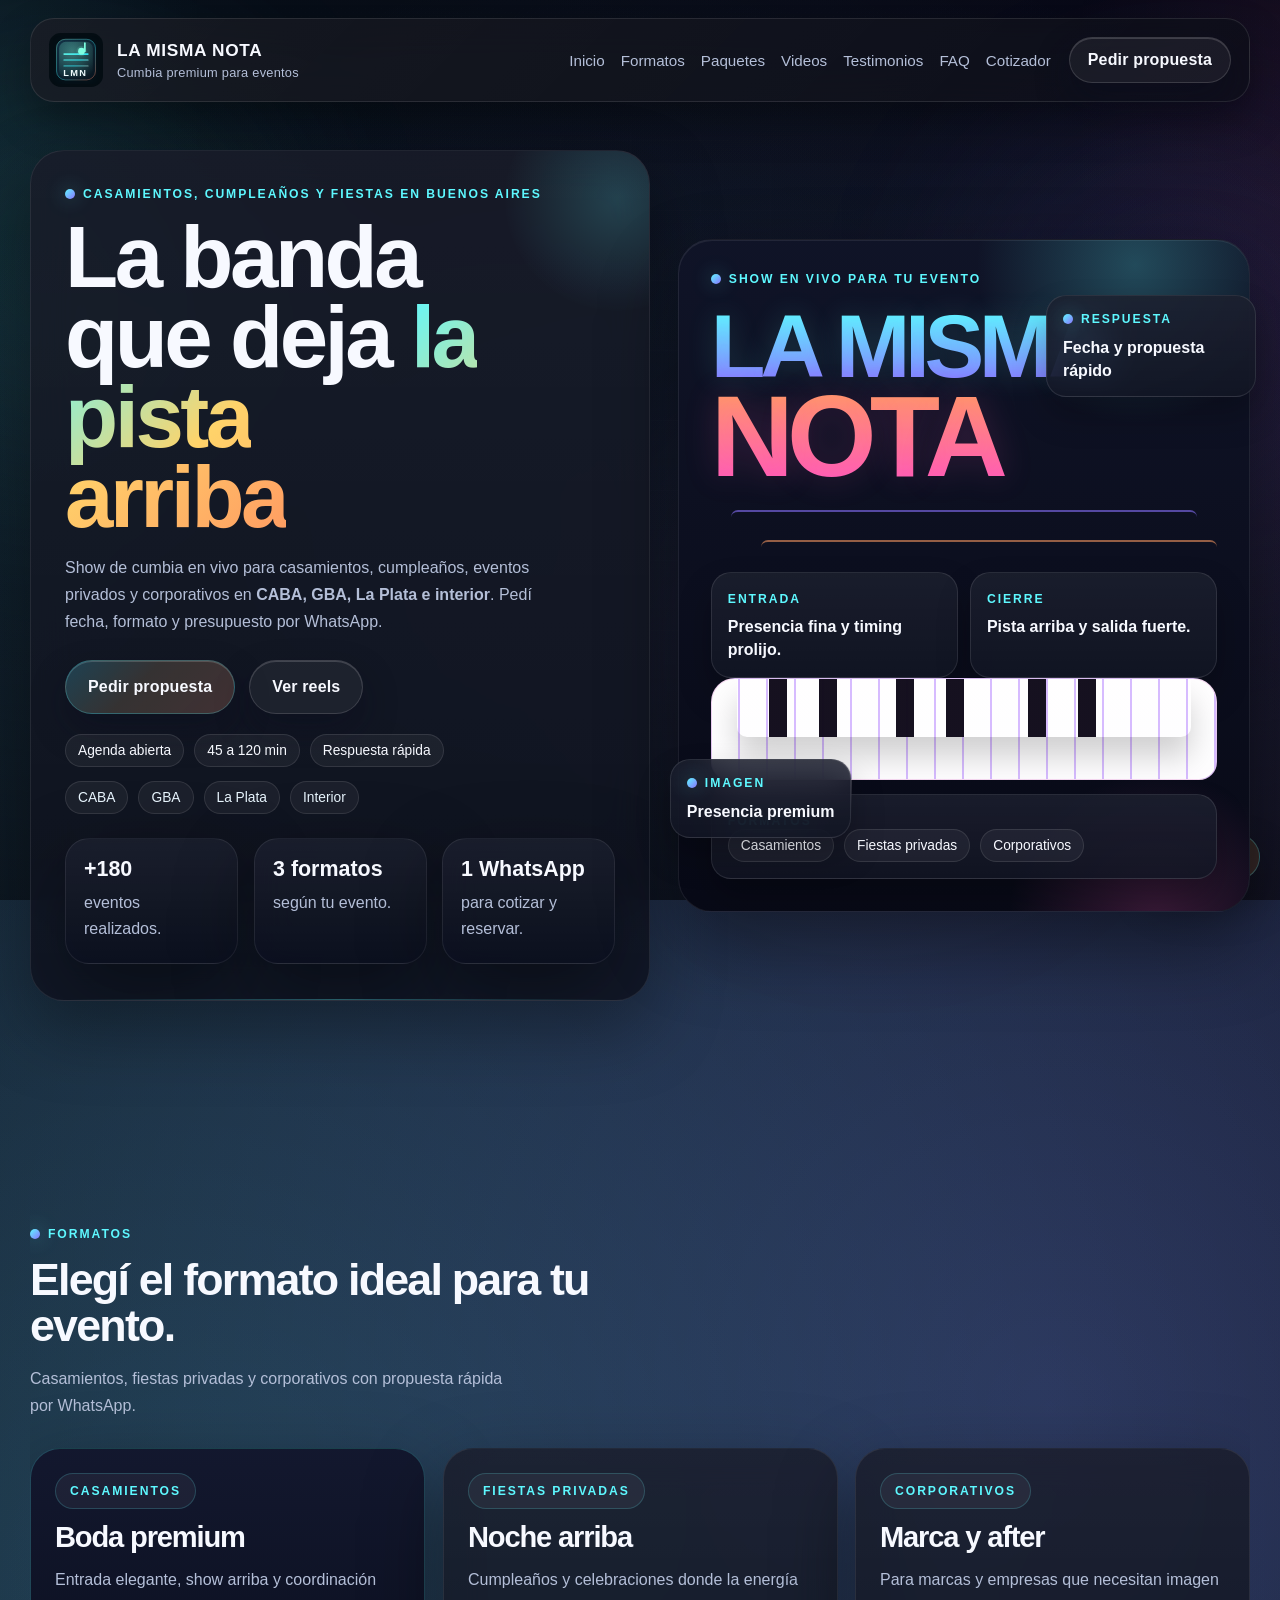
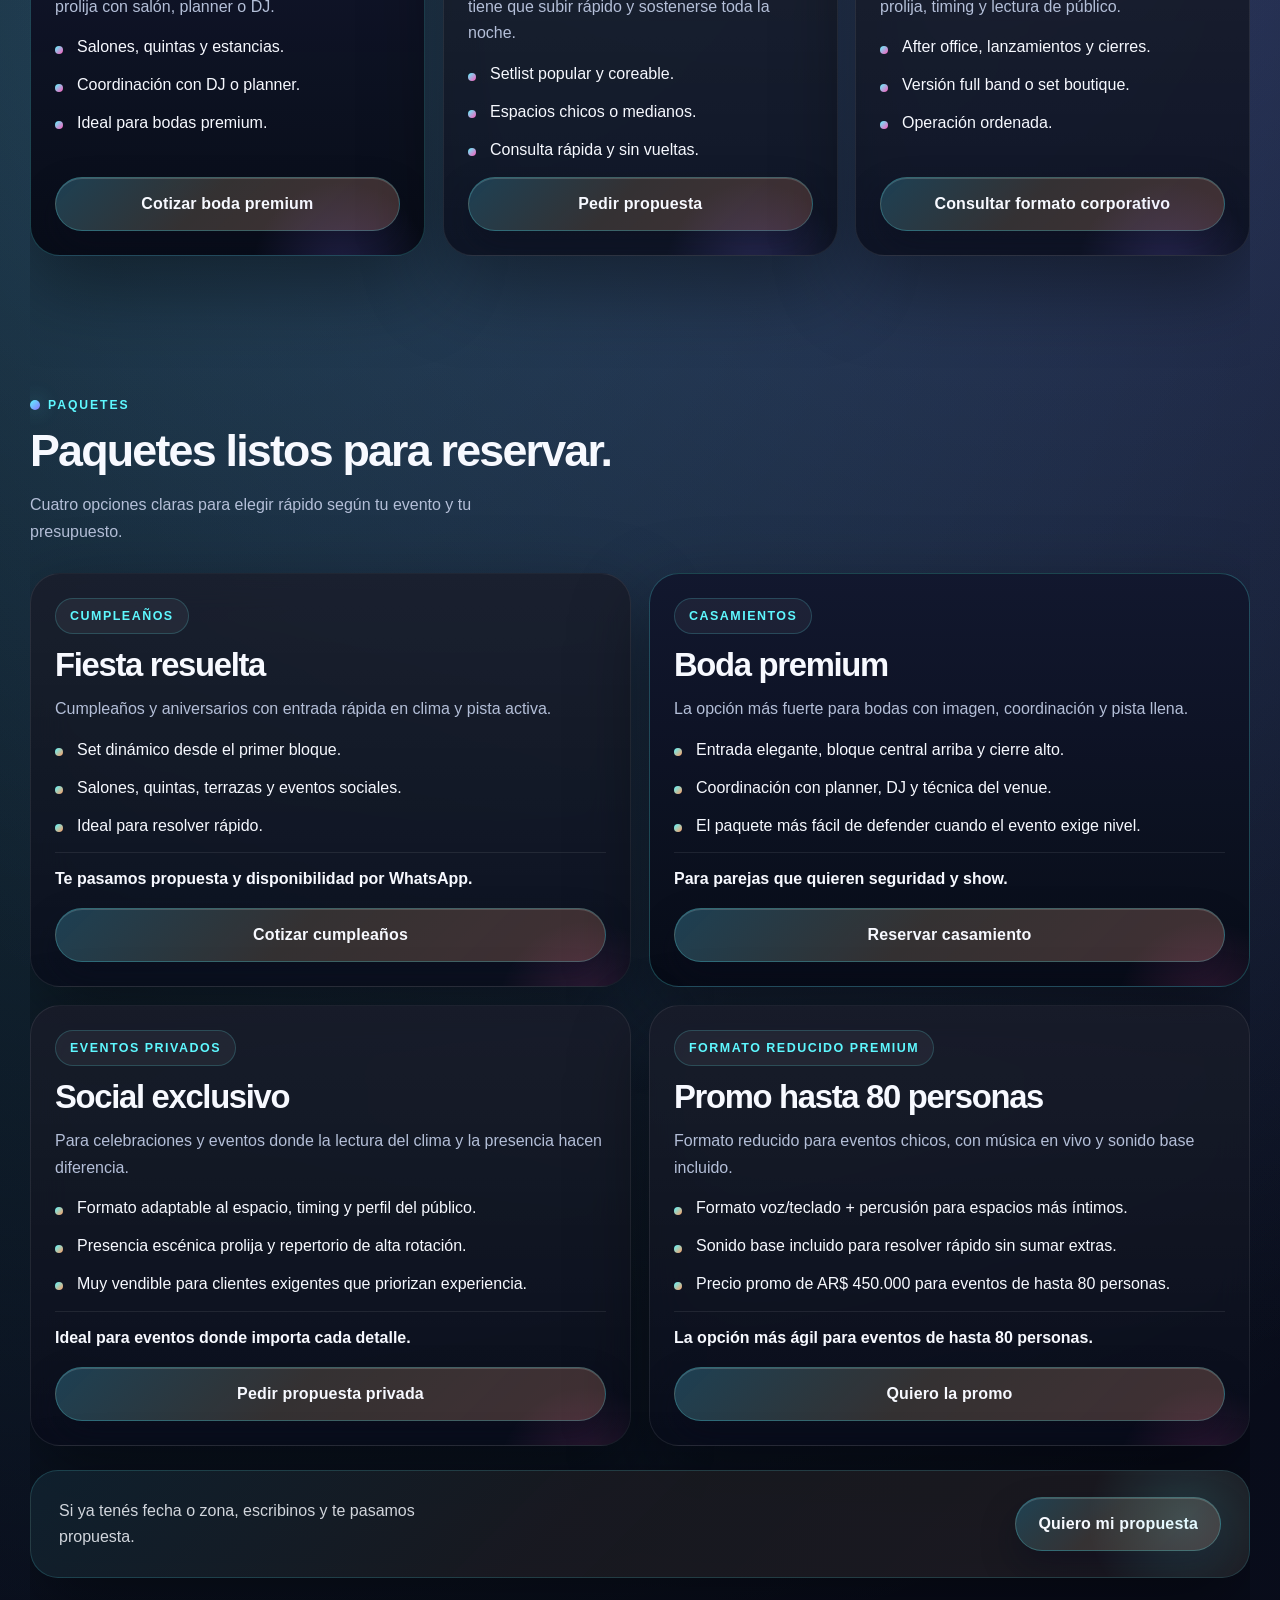
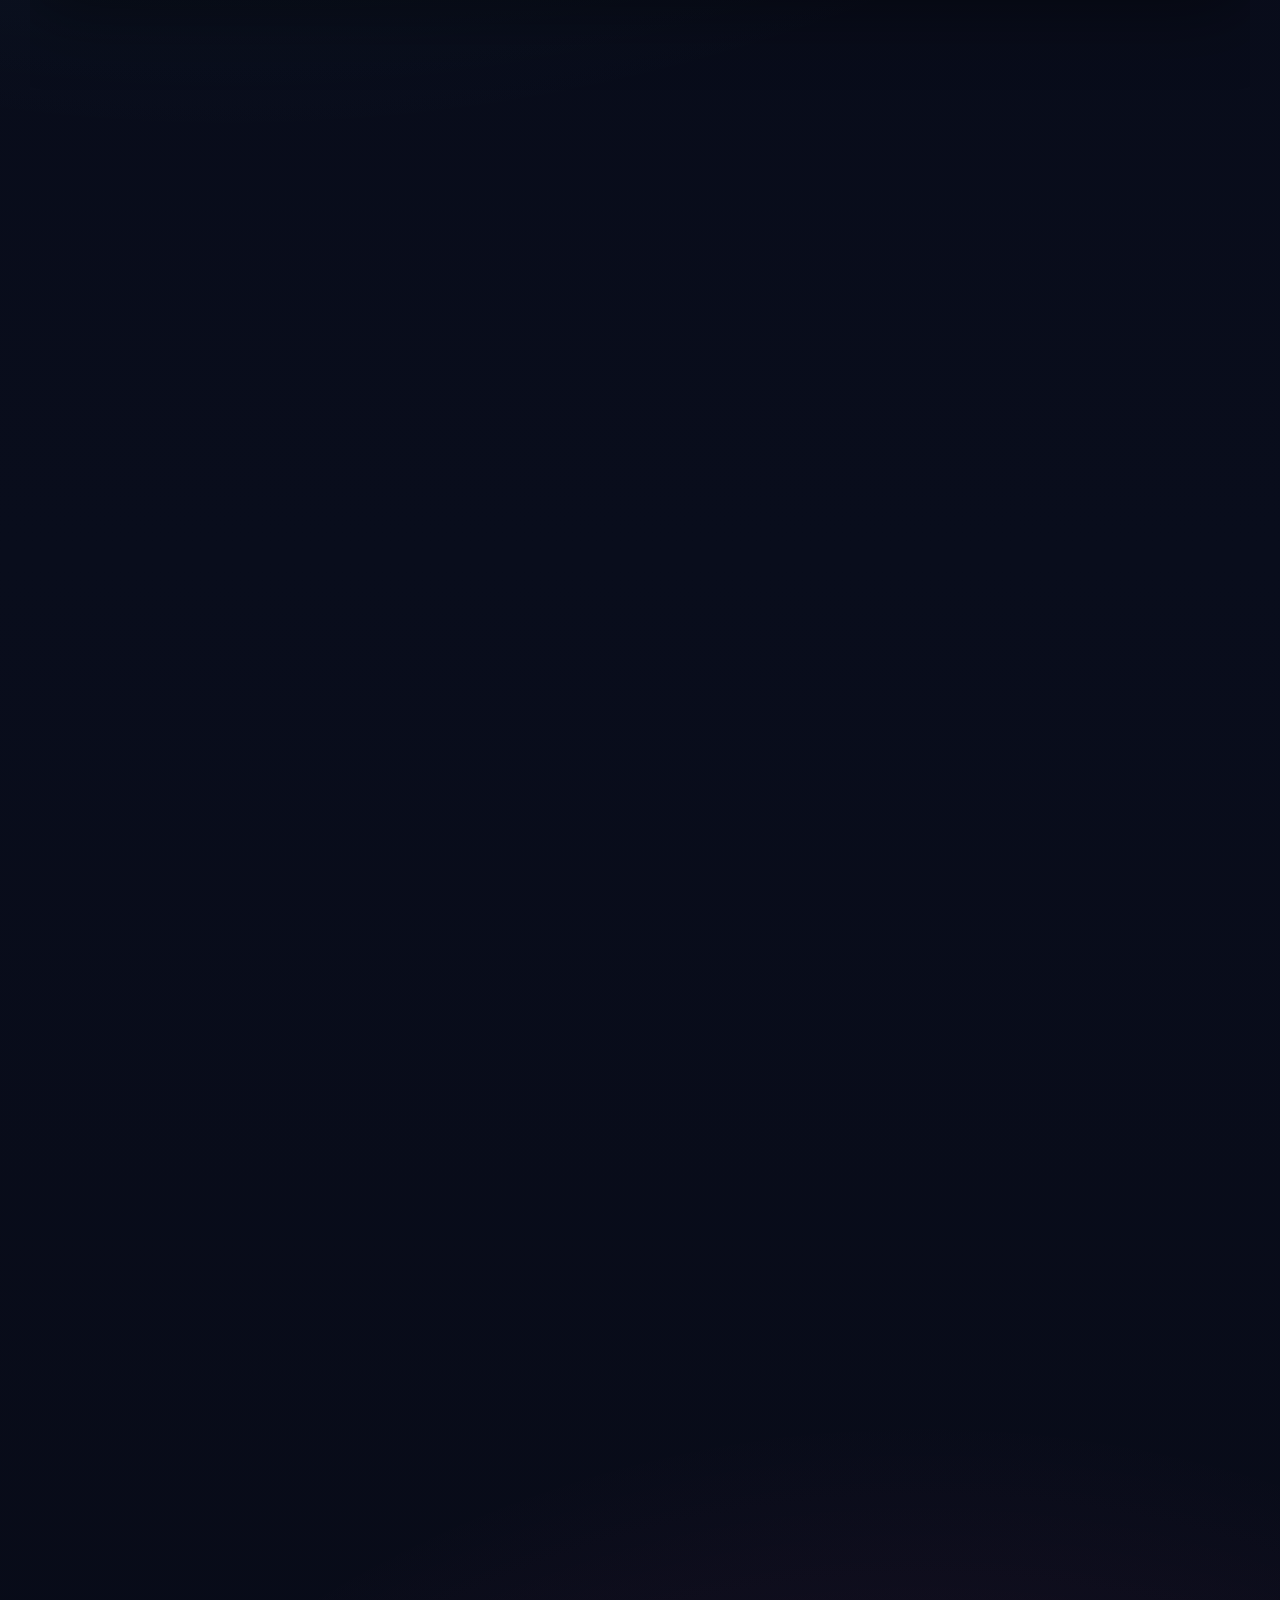
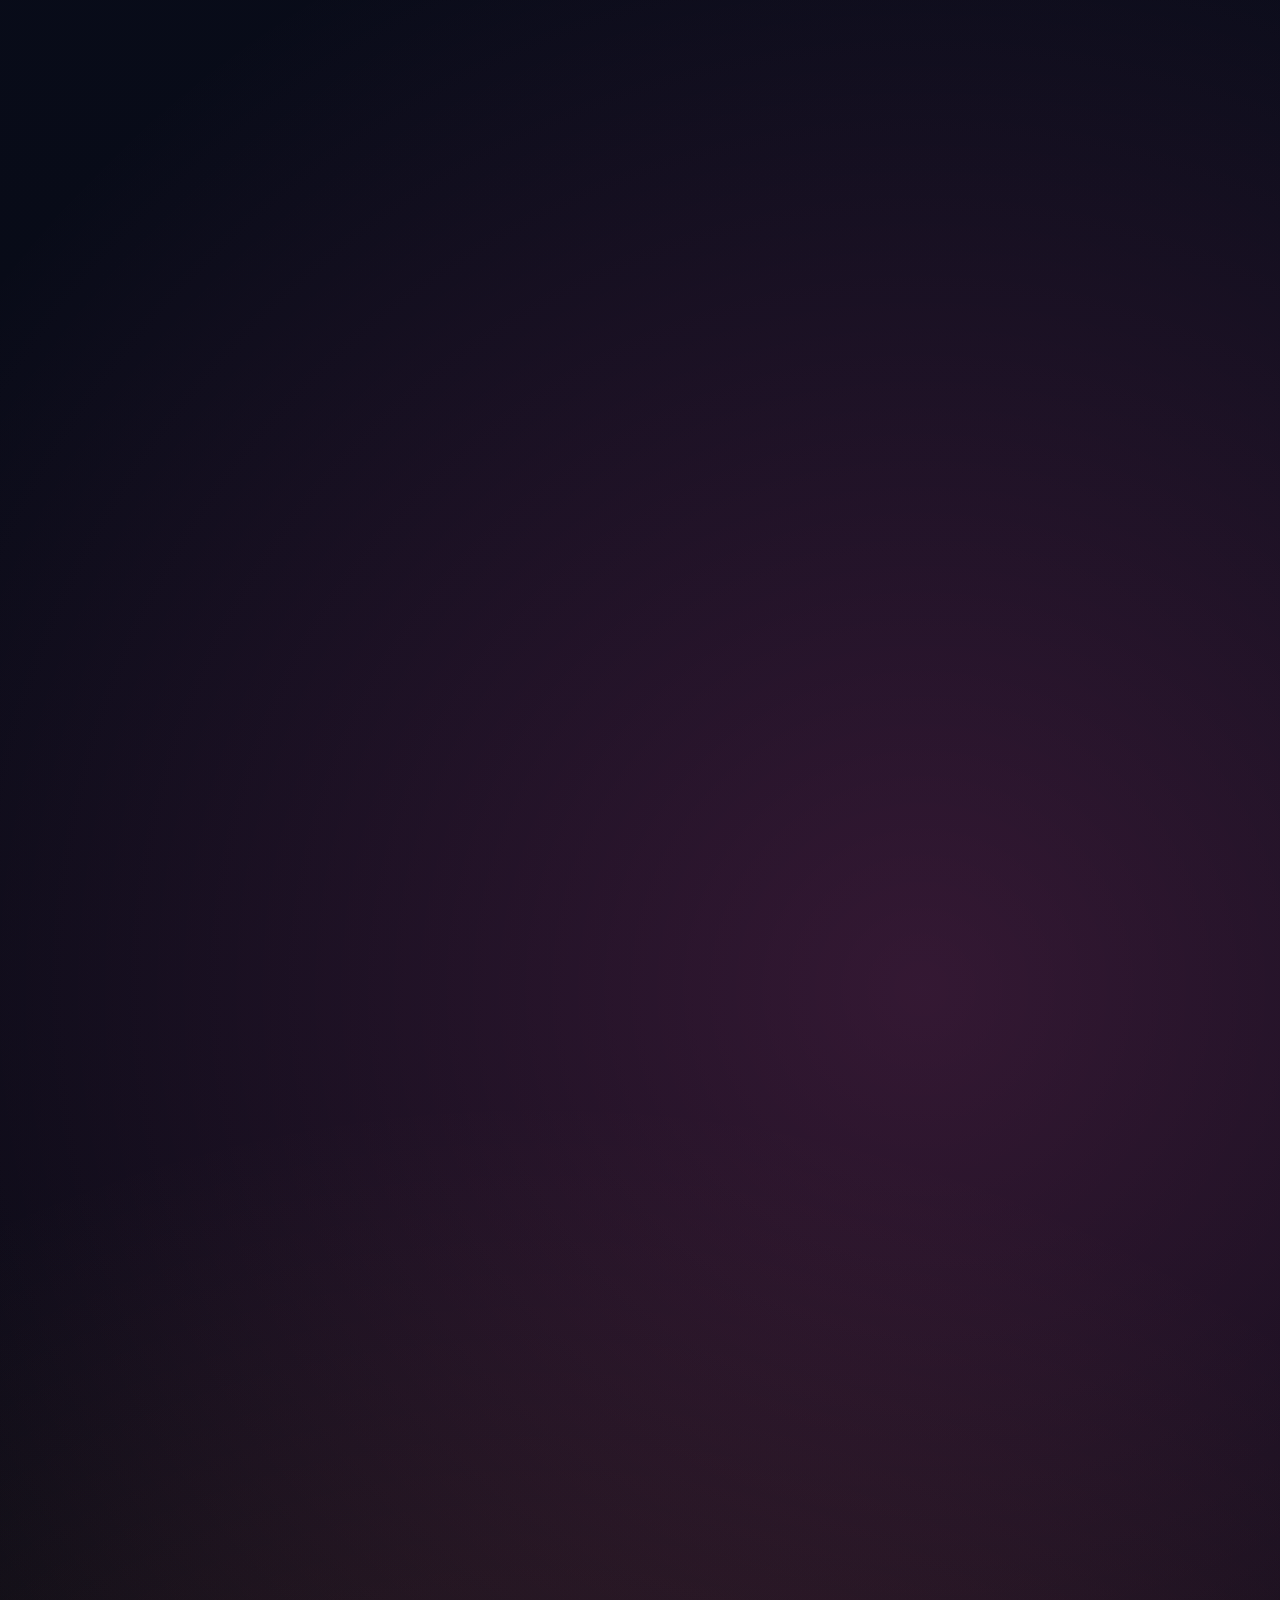
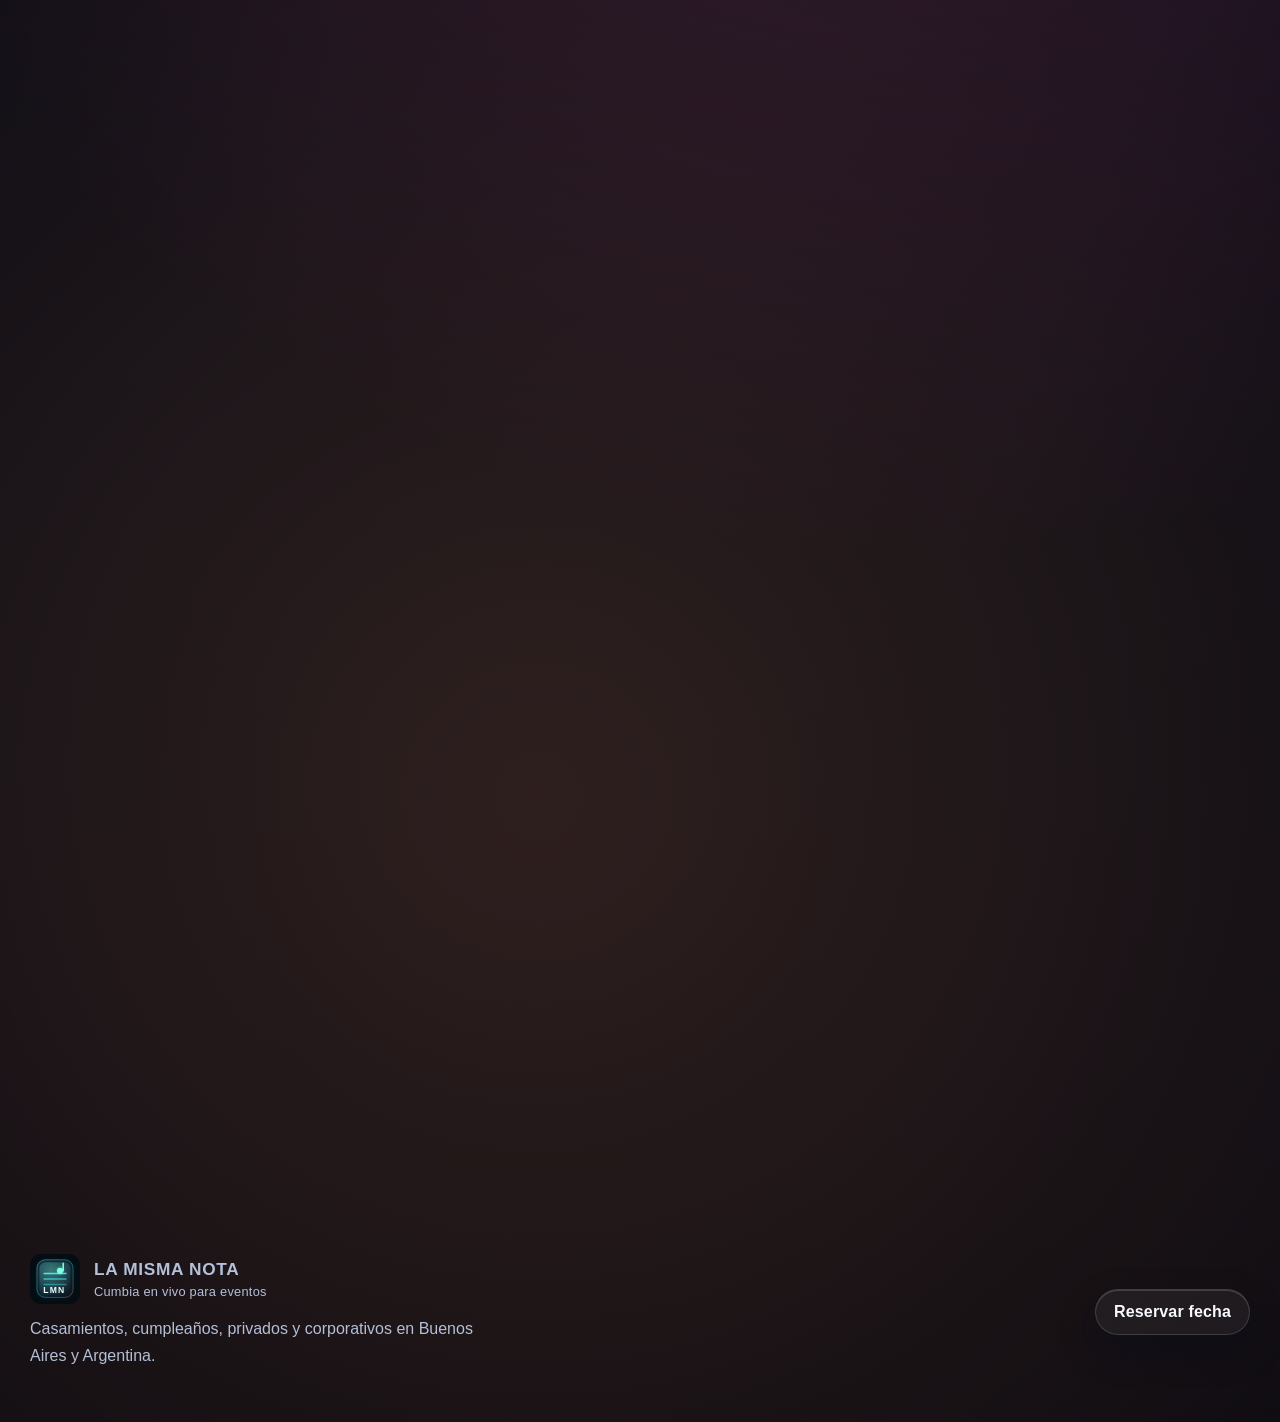
<file: index.html>
<!doctype html>
<html lang="es-AR">
  <head>
    <meta charset="UTF-8" />
    <meta name="viewport" content="width=device-width, initial-scale=1.0" />
    <meta name="robots" content="index,follow,max-image-preview:large,max-snippet:-1,max-video-preview:-1" />
    <meta name="theme-color" content="#070913" />
    <meta id="meta-description" name="description" content="" />
    <meta id="meta-og-title" property="og:title" content="" />
    <meta id="meta-og-description" property="og:description" content="" />
    <meta property="og:type" content="website" />
    <meta property="og:locale" content="es_AR" />
    <meta name="twitter:card" content="summary" />
    <meta id="meta-twitter-title" name="twitter:title" content="" />
    <meta id="meta-twitter-description" name="twitter:description" content="" />
    <title></title>
    <link rel="icon" href="assets/logo-la-misma-nota.svg" type="image/svg+xml" />
    <link rel="preload" href="assets/logo-la-misma-nota.svg" as="image" type="image/svg+xml" fetchpriority="high" />
    <link rel="stylesheet" href="styles.css" />
    <script src="site-config.js"></script>
    <script id="music-group-schema" type="application/ld+json"></script>
    <script id="faq-schema" type="application/ld+json"></script>
    <script>
      (() => {
        const config = window.siteConfig;
        if (!config) return;

        const setMeta = (id, content) => {
          const element = document.getElementById(id);
          if (element) {
            element.setAttribute("content", content);
          }
        };

        document.title = config.seo.title;
        setMeta("meta-description", config.seo.description);
        setMeta("meta-og-title", config.seo.ogTitle);
        setMeta("meta-og-description", config.seo.ogDescription);
        setMeta("meta-twitter-title", config.seo.twitterTitle);
        setMeta("meta-twitter-description", config.seo.twitterDescription);

        const musicGroupSchema = {
          "@context": "https://schema.org",
          "@type": "MusicGroup",
          name: config.brand,
          description: config.seo.musicGroupDescription,
          genre: config.seo.genres,
          telephone: config.contact.phone,
          email: config.contact.email,
          sameAs: [config.contact.instagram, config.contact.tiktok, config.contact.youtube],
          address: {
            "@type": "PostalAddress",
            addressLocality: config.contact.addressLocality,
            addressRegion: config.contact.addressRegion,
            addressCountry: config.contact.addressCountry,
          },
          contactPoint: [
            {
              "@type": "ContactPoint",
              contactType: "sales",
              telephone: config.contact.phone,
              email: config.contact.email,
              availableLanguage: ["es"],
              areaServed: "AR",
            },
          ],
          areaServed: config.seo.areaServed,
          hasOfferCatalog: {
            "@type": "OfferCatalog",
            name: "Paquetes para eventos",
            itemListElement: config.seo.offerCatalog.map((item) => ({ "@type": "Offer", name: item })),
          },
        };

        const faqSchema = {
          "@context": "https://schema.org",
          "@type": "FAQPage",
          mainEntity: config.faqSection.items.map((item) => ({
            "@type": "Question",
            name: item.question,
            acceptedAnswer: {
              "@type": "Answer",
              text: item.answer,
            },
          })),
        };

        const musicGroupNode = document.getElementById("music-group-schema");
        const faqNode = document.getElementById("faq-schema");

        if (musicGroupNode) {
          musicGroupNode.textContent = JSON.stringify(musicGroupSchema);
        }

        if (faqNode) {
          faqNode.textContent = JSON.stringify(faqSchema);
        }
      })();
    </script>
    <script src="pricing.js" defer></script>
    <script src="script.js" defer></script>
  </head>
  <body>
    <div class="ambient ambient--cyan" aria-hidden="true"></div>
    <div class="ambient ambient--violet" aria-hidden="true"></div>
    <div class="ambient ambient--coral" aria-hidden="true"></div>

    <a
      id="floating-whatsapp-link"
      class="floating-whatsapp"
      href=""
      data-whatsapp-link
      aria-label=""
    >
      <svg viewBox="0 0 32 32" aria-hidden="true">
        <path
          d="M19.11 17.62c-.29-.15-1.73-.85-1.99-.95-.27-.1-.46-.15-.65.15-.2.29-.75.95-.93 1.14-.17.2-.35.22-.64.08-.29-.15-1.25-.46-2.37-1.47-.88-.79-1.47-1.76-1.64-2.05-.17-.29-.02-.45.12-.6.13-.13.29-.35.44-.52.15-.17.2-.29.29-.49.1-.19.05-.36-.02-.51-.08-.15-.65-1.57-.89-2.15-.24-.57-.48-.49-.65-.5h-.56c-.19 0-.51.07-.78.36-.27.29-1.03 1.01-1.03 2.46 0 1.45 1.05 2.85 1.2 3.05.15.2 2.07 3.16 5.02 4.43.7.3 1.25.48 1.68.61.71.22 1.36.19 1.88.12.57-.09 1.73-.71 1.98-1.39.24-.68.24-1.26.17-1.39-.07-.12-.26-.19-.56-.34Z"
        />
        <path
          d="M16.02 3.2C8.94 3.2 3.2 8.86 3.2 15.86c0 2.25.6 4.45 1.74 6.39L3 29l6.95-1.82a12.9 12.9 0 0 0 6.07 1.52h.01c7.08 0 12.82-5.66 12.82-12.66 0-7-5.74-12.84-12.83-12.84Zm0 23.39h-.01a10.7 10.7 0 0 1-5.44-1.49l-.39-.23-4.13 1.08 1.1-4.02-.25-.41a10.42 10.42 0 0 1-1.61-5.56c0-5.78 4.79-10.47 10.73-10.47 2.87 0 5.56 1.1 7.58 3.08a10.3 10.3 0 0 1 3.13 7.4c0 5.77-4.79 10.47-10.71 10.47Z"
        />
      </svg>
      <span id="floating-whatsapp-label"></span>
    </a>

    <header class="site-header">
      <a class="brand-lockup" href="#inicio" aria-label="Volver al inicio">
        <img
          class="brand-mark"
          src="assets/logo-la-misma-nota.svg"
          alt="Logo de la banda"
          width="54"
          height="54"
          fetchpriority="high"
          decoding="async"
        />
        <span class="brand-copy">
          <span class="brand-name" data-brand-name></span>
          <span class="brand-tag" id="header-brand-tag"></span>
        </span>
      </a>

      <button
        class="nav-toggle"
        type="button"
        aria-expanded="false"
        aria-controls="site-nav-menu"
        aria-label="Abrir navegación"
      >
        <span></span>
        <span></span>
        <span></span>
      </button>

      <div class="site-nav-shell" id="site-nav-menu">
        <nav class="site-nav" aria-label="Navegación principal">
          <a href="#inicio"></a>
          <a href="#formatos"></a>
          <a href="#paquetes"></a>
          <a href="#videos"></a>
          <a href="#testimonios"></a>
          <a href="#faq"></a>
          <a href="#consulta"></a>
        </nav>

        <a
          id="header-reserve-button"
          class="button button--ghost button--compact"
          href=""
          data-whatsapp-link
        >
        </a>
      </div>
    </header>

    <main>
      <section class="hero section" id="inicio">
        <div class="hero-copy" data-reveal>
          <span class="eyebrow" id="hero-eyebrow"></span>
          <h1 id="hero-title"></h1>
          <p class="lead" id="hero-lead"></p>

          <div class="hero-actions">
            <a
              id="hero-primary-cta"
              class="button"
              href=""
              data-whatsapp-link
            ></a>
            <a class="button button--ghost" id="hero-secondary-cta" href=""></a>
          </div>

          <div class="booking-pulse" id="hero-booking-pulse" aria-label="Beneficios principales"></div>

          <div class="service-area-row" id="hero-service-areas" aria-label="Cobertura"></div>

          <div class="stat-row" id="hero-stat-row"></div>
        </div>

        <div class="hero-visual" data-reveal>
          <article class="poster-card">
            <span class="poster-topline" id="poster-topline"></span>

            <div class="poster-logo" aria-label="Logo de la banda">
              <span class="poster-logo-top" id="poster-logo-top"></span>
              <span class="poster-logo-bottom" id="poster-logo-bottom"></span>
            </div>

            <div class="poster-swoosh" aria-hidden="true"></div>
            <div class="poster-swoosh poster-swoosh--alt" aria-hidden="true"></div>

            <div class="poster-stage-meta" id="poster-stage-meta"></div>

            <div class="poster-keys" aria-hidden="true"></div>

            <div class="mini-panel">
              <span class="poster-label">Formatos</span>
              <div class="mini-panel-row" id="poster-mini-formats"></div>
            </div>
          </article>

          <article class="hero-chip hero-chip--left">
            <span class="hero-chip-label" id="hero-chip-left-label"></span>
            <strong id="hero-chip-left-title"></strong>
          </article>

          <article class="hero-chip hero-chip--right">
            <span class="hero-chip-label" id="hero-chip-right-label"></span>
            <strong id="hero-chip-right-title"></strong>
          </article>
        </div>
      </section>

      <section class="section" id="formatos" data-reveal>
        <div class="section-heading">
          <span class="eyebrow" id="formats-eyebrow"></span>
          <h2 id="formats-title"></h2>
          <p class="lead" id="formats-lead"></p>
        </div>

        <div class="formats-grid" id="formats-grid"></div>
      </section>

      <section class="section packages-section" id="paquetes" data-reveal>
        <div class="section-heading">
          <span class="eyebrow" id="packages-eyebrow"></span>
          <h2 id="packages-title"></h2>
          <p class="lead" id="packages-lead"></p>
        </div>

        <div class="package-grid" id="package-grid"></div>

        <div class="packages-close">
          <p id="packages-close-copy"></p>
          <a class="button" id="packages-close-button" href="" data-whatsapp-link></a>
        </div>
      </section>

      <section class="section" id="videos" data-reveal>
        <div class="section-heading">
          <span class="eyebrow" id="videos-eyebrow"></span>
          <h2 id="videos-title"></h2>
          <p class="lead" id="videos-lead"></p>
        </div>

        <div class="video-layout" id="video-layout"></div>
      </section>

      <section class="section" data-reveal>
        <div class="section-heading">
          <span class="eyebrow" id="process-eyebrow"></span>
          <h2 id="process-title"></h2>
          <p class="lead" id="process-lead"></p>
        </div>

        <div class="process-grid" id="process-grid"></div>
      </section>

      <section class="section" id="testimonios" data-reveal>
        <div class="section-heading">
          <span class="eyebrow" id="testimonials-eyebrow"></span>
          <h2 id="testimonials-title"></h2>
        </div>

        <div class="testimonial-grid" id="testimonial-grid"></div>
      </section>

      <section class="section faq-section" id="faq" data-reveal>
        <div class="faq-intro">
          <span class="eyebrow" id="faq-eyebrow"></span>
          <h2 id="faq-title"></h2>
          <p class="lead" id="faq-lead"></p>
        </div>

        <div class="faq-list" id="faq-list"></div>
      </section>

      <section class="section contact-section" id="consulta" data-reveal>
        <article class="contact-panel contact-panel--info">
          <span class="eyebrow" id="contact-eyebrow"></span>
          <h2 id="contact-title"></h2>
          <p class="lead" id="contact-lead"></p>

          <div class="contact-points" id="contact-points"></div>

          <div class="checklist-panel">
            <span class="poster-label" id="contact-checklist-title"></span>
            <div class="mini-panel-row" id="contact-checklist-row"></div>
          </div>
        </article>

        <article class="contact-panel contact-panel--form">
          <form
            id="quote-form"
            name="consulta-evento"
            method="POST"
            data-netlify="true"
            netlify-honeypot="bot-field"
            novalidate
          >
            <input type="hidden" name="form-name" value="consulta-evento" />
            <p hidden>
              <label>No completar <input name="bot-field" /></label>
            </p>
            <input type="hidden" name="origen" value="cotizador-web" />
            <input type="hidden" name="lead_id" value="" />
            <input type="hidden" name="estado_lead" value="nuevo" />
            <input type="hidden" name="presupuesto_estimado" value="" />
            <input type="hidden" name="subtotal_estimado" value="" />
            <input type="hidden" name="descuento_total" value="" />
            <input type="hidden" name="sena_requerida" value="" />
            <input type="hidden" name="saldo_pendiente" value="" />
            <input type="hidden" name="desglose_presupuesto" value="" />
            <div class="form-grid">
              <label>
                Nombre
                <input type="text" name="nombre" placeholder="Tu nombre" autocomplete="name" required />
              </label>

              <label>
                WhatsApp
                <input
                  type="tel"
                  name="telefono"
                  placeholder="+54 9 11..."
                  autocomplete="tel"
                  inputmode="tel"
                  required
                />
              </label>

              <label>
                Cantidad de personas
                <input
                  type="number"
                  name="personas"
                  placeholder="120"
                  min="1"
                  inputmode="numeric"
                  required
                />
              </label>

              <label>
                Fecha estimada
                <input type="date" name="fecha" required />
              </label>

              <label>
                Zona
                <select name="zona" required>
                  <option value="">Seleccioná una zona</option>
                  <option value="CABA">CABA</option>
                  <option value="Zona Norte">Zona Norte</option>
                  <option value="Zona Oeste">Zona Oeste</option>
                  <option value="Zona Sur">Zona Sur</option>
                  <option value="La Plata">La Plata</option>
                  <option value="Interior de Buenos Aires">Interior de Buenos Aires</option>
                  <option value="Interior de Argentina">Interior de Argentina</option>
                </select>
              </label>

              <label>
                Tipo de evento
                <select name="evento" required>
                  <option value="">Seleccioná una opción</option>
                  <option value="Show en vivo">Show en vivo / otro evento</option>
                  <option value="Casamiento">Casamiento</option>
                  <option value="Cumpleaños">Cumpleaños</option>
                  <option value="Evento privado">Evento privado</option>
                  <option value="Evento corporativo">Evento corporativo</option>
                </select>
              </label>

              <label>
                Duración
                <select name="duracion" required>
                  <option value="">Seleccioná duración</option>
                  <option value="45">45 minutos</option>
                  <option value="60">60 minutos</option>
                  <option value="75">75 minutos</option>
                  <option value="90">90 minutos</option>
                  <option value="105">105 minutos</option>
                  <option value="120">120 minutos</option>
                </select>
              </label>

              <label>
                Cantidad de músicos
                <select name="musicos" required>
                  <option value="">Seleccioná cantidad</option>
                  <option value="2">2 músicos | voz/teclado + percusión | promo hasta 80 personas</option>
                  <option value="3">3 músicos</option>
                  <option value="4">4 músicos</option>
                  <option value="5">5 músicos</option>
                  <option value="6">6 músicos</option>
                  <option value="7">7 músicos</option>
                  <option value="8">8 músicos</option>
                </select>
              </label>

              <label>
                Sonido
                <select name="sonido" required>
                  <option value="">Seleccioná una opción</option>
                  <option value="venue">Lo resuelve el venue</option>
                  <option value="basico">Sonido base</option>
                  <option value="full">Sonido full grande</option>
                </select>
              </label>

              <label class="checkbox-field">
                <span>Traslado</span>
                <span class="checkbox-pill">
                  <input type="checkbox" name="traslado" value="si" />
                  <span>Cotizar traslado según zona</span>
                </span>
              </label>

              <label>
                Descuento manual (%)
                <input
                  type="number"
                  name="descuento_porcentaje"
                  placeholder="10"
                  min="0"
                  max="100"
                  step="0.1"
                  inputmode="decimal"
                />
              </label>

              <label>
                Descuento manual ($)
                <input
                  type="number"
                  name="descuento_fijo"
                  placeholder="50000"
                  min="0"
                  step="1000"
                  inputmode="numeric"
                />
              </label>

              <label class="label-full">
                Contanos un poco más
                <textarea
                  name="mensaje"
                  rows="5"
                  placeholder="Horario, venue, estilo del evento o cualquier dato útil para afinar la propuesta."
                ></textarea>
              </label>
            </div>

            <p class="form-note" id="contact-promo-note"></p>

            <div class="quote-form-actions">
              <div class="quote-action-grid">
                <button class="button button--full" id="quote-submit-button" type="submit"></button>
                <button class="button button--ghost button--full" id="load-example" type="button"></button>
              </div>
              <p class="form-note" id="form-status"></p>
            </div>
          </form>

          <section class="quote-result" id="quote-result" hidden aria-live="polite">
            <div class="quote-result-head">
              <span class="quote-badge" id="quote-badge-label"></span>
              <strong id="quote-total">AR$ 0</strong>
            </div>
            <p class="quote-result-copy" id="quote-summary"></p>
            <div class="quote-meta" id="quote-meta"></div>
            <ul class="quote-breakdown" id="quote-breakdown"></ul>
            <div class="quote-finance">
              <article>
                <span id="quote-subtotal-label"></span>
                <strong id="quote-subtotal">AR$ 0</strong>
              </article>
              <article>
                <span id="quote-discount-label"></span>
                <strong id="quote-discount">AR$ 0</strong>
              </article>
              <article>
                <span id="quote-deposit-label"></span>
                <strong id="quote-deposit">AR$ 0</strong>
              </article>
              <article>
                <span id="quote-balance-label"></span>
                <strong id="quote-balance">AR$ 0</strong>
              </article>
            </div>
            <div class="quote-result-actions">
              <a class="button button--full" id="quote-whatsapp" href="#consulta"></a>
              <p class="quote-result-note" id="quote-result-note"></p>
            </div>
          </section>
        </article>
      </section>
    </main>

    <footer class="site-footer">
      <div>
        <a class="brand-lockup brand-lockup--footer" href="#inicio" aria-label="Volver al inicio">
          <img
            class="brand-mark brand-mark--footer"
            src="assets/logo-la-misma-nota.svg"
            alt="Logo de la banda"
            width="50"
            height="50"
            loading="lazy"
            decoding="async"
          />
          <span class="brand-copy">
            <strong class="brand-name" data-brand-name></strong>
            <span class="brand-tag" id="footer-brand-tag"></span>
          </span>
        </a>
        <p id="footer-description"></p>
      </div>

      <a class="button button--ghost button--compact" id="footer-cta-button" href="" data-whatsapp-link></a>
    </footer>
  </body>
</html>
</file>
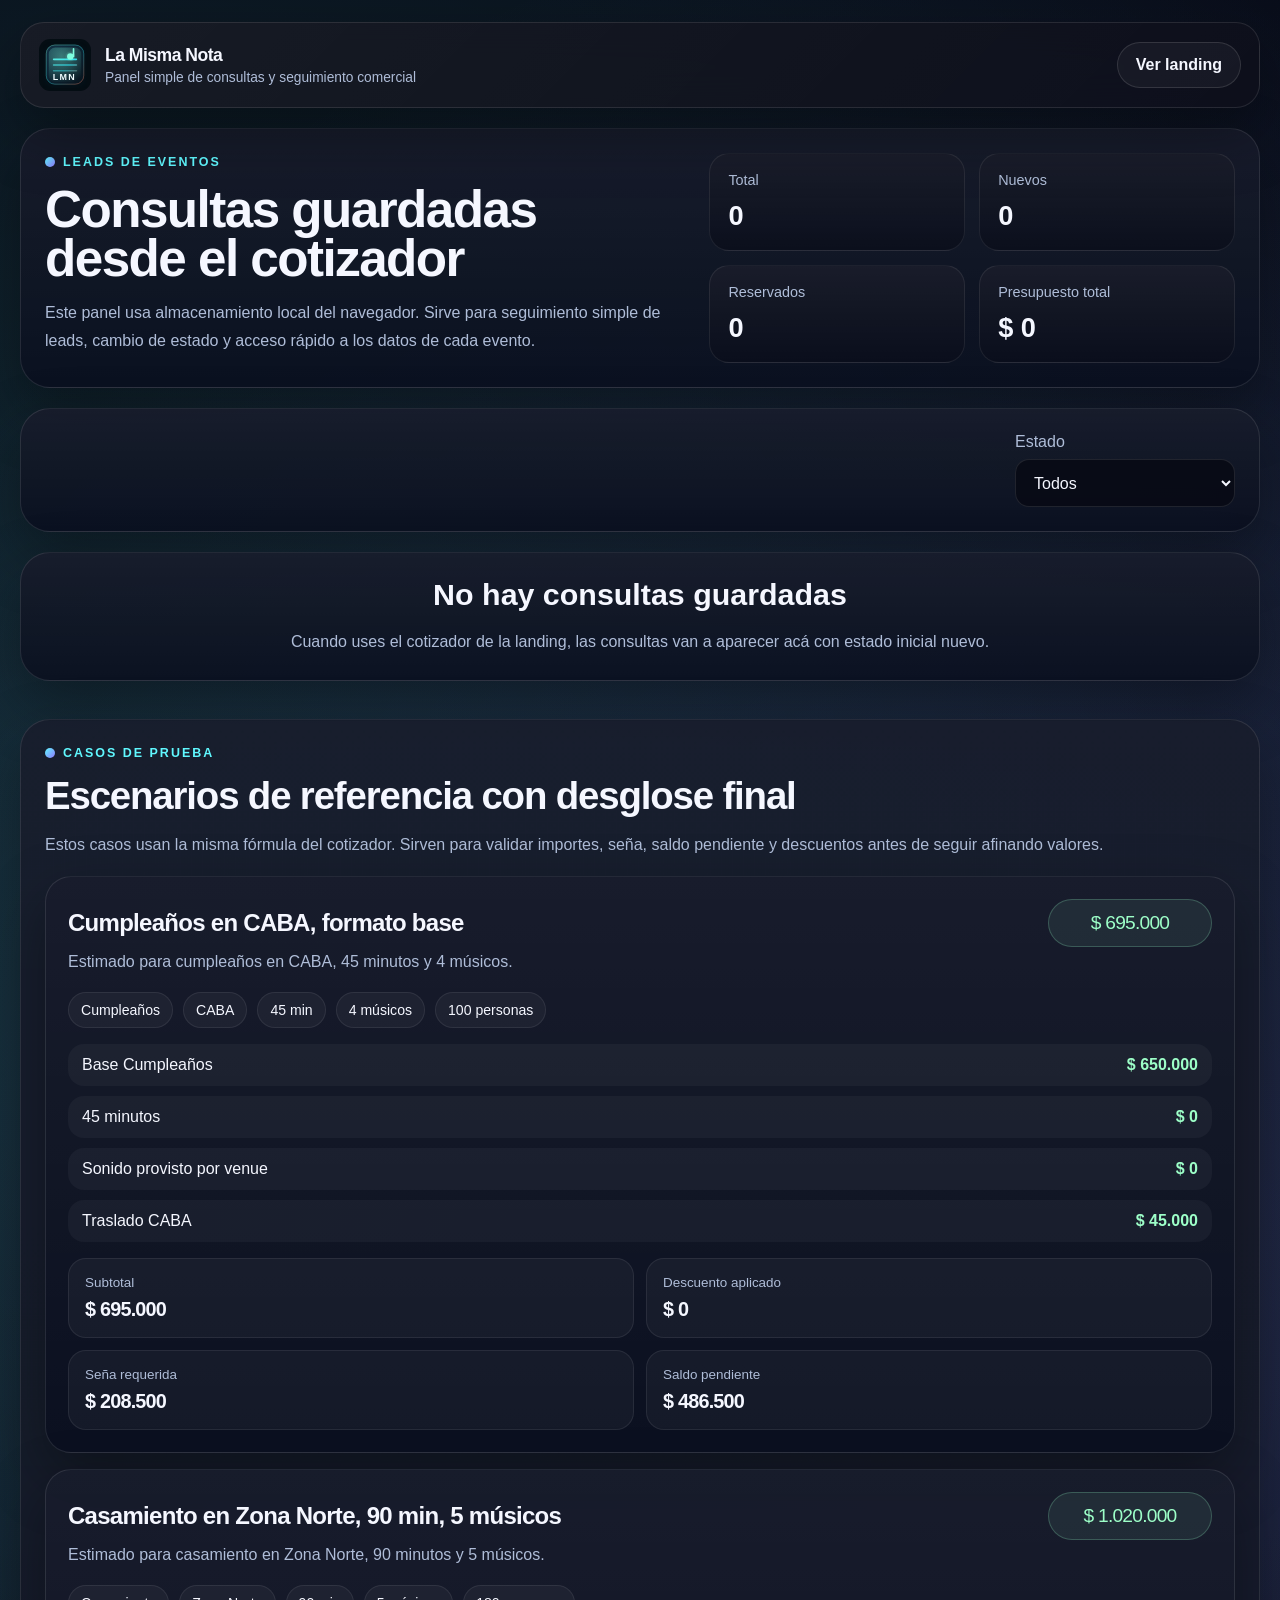
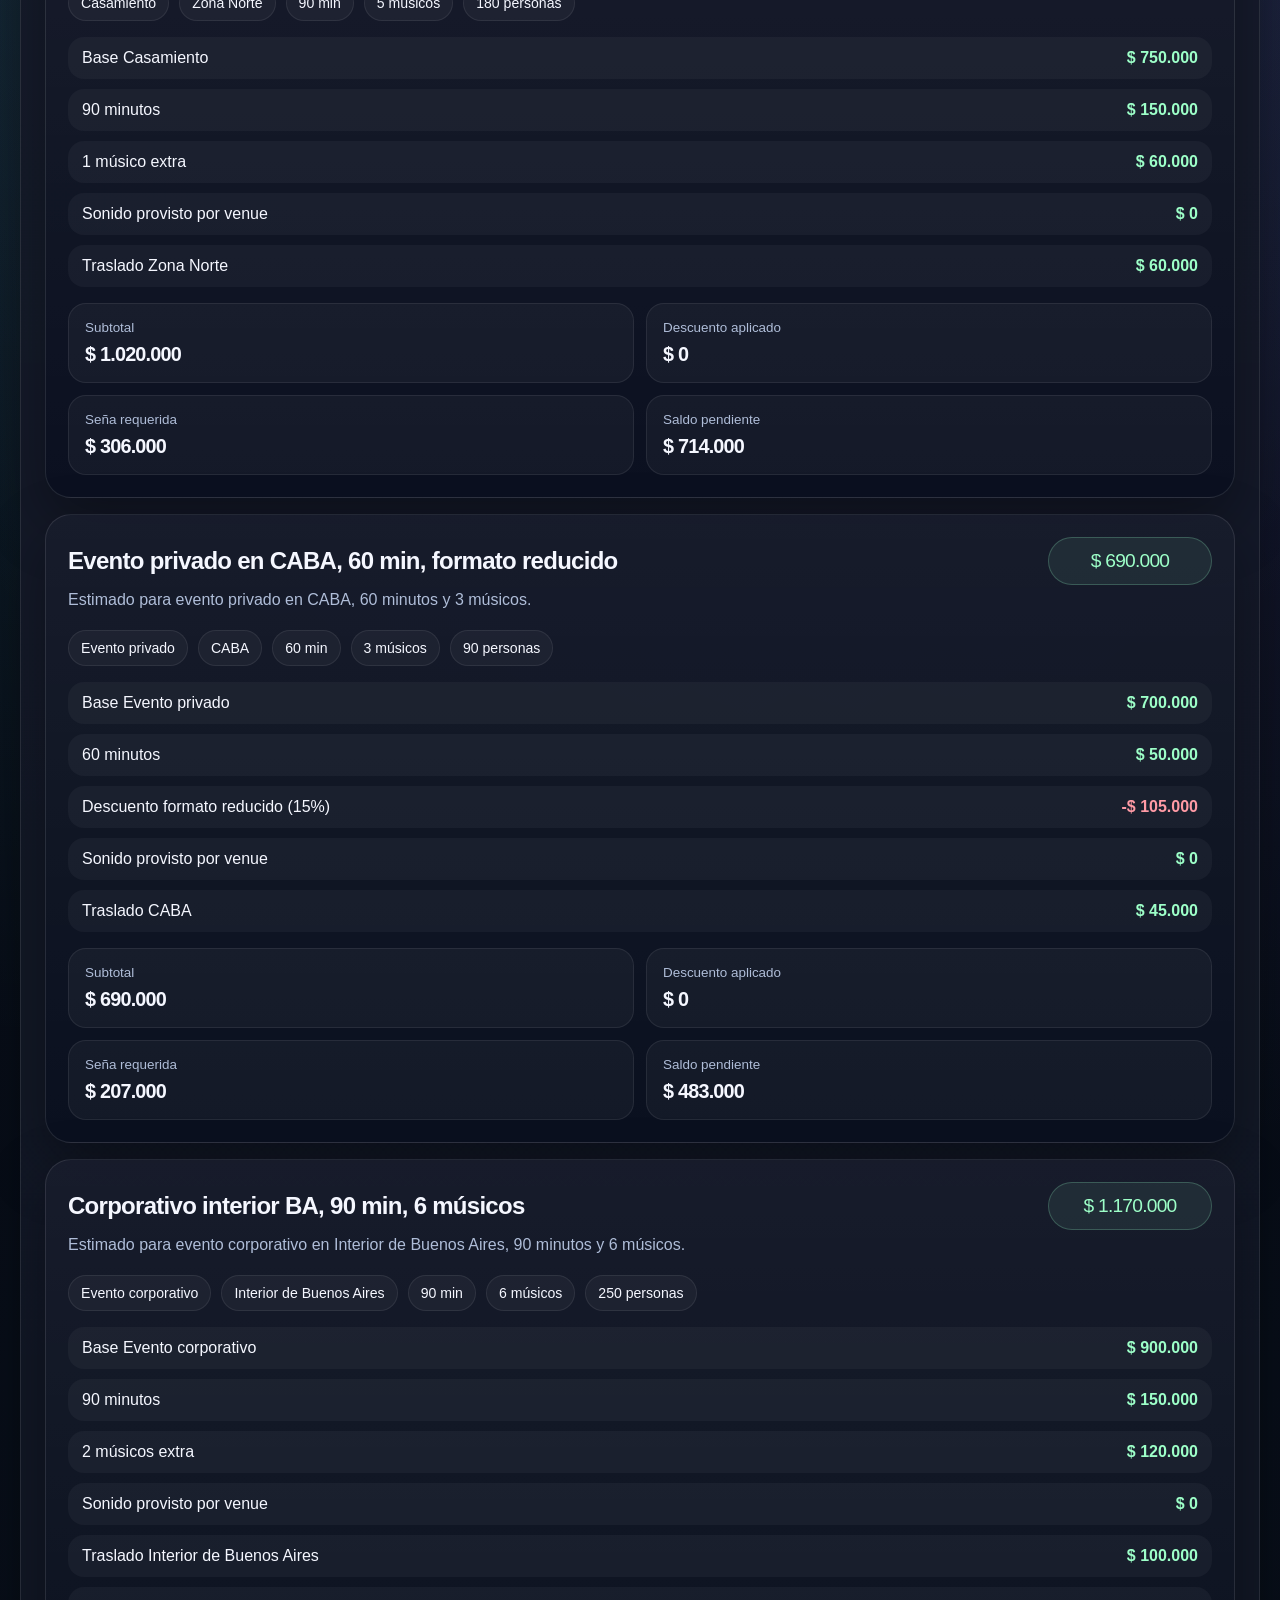
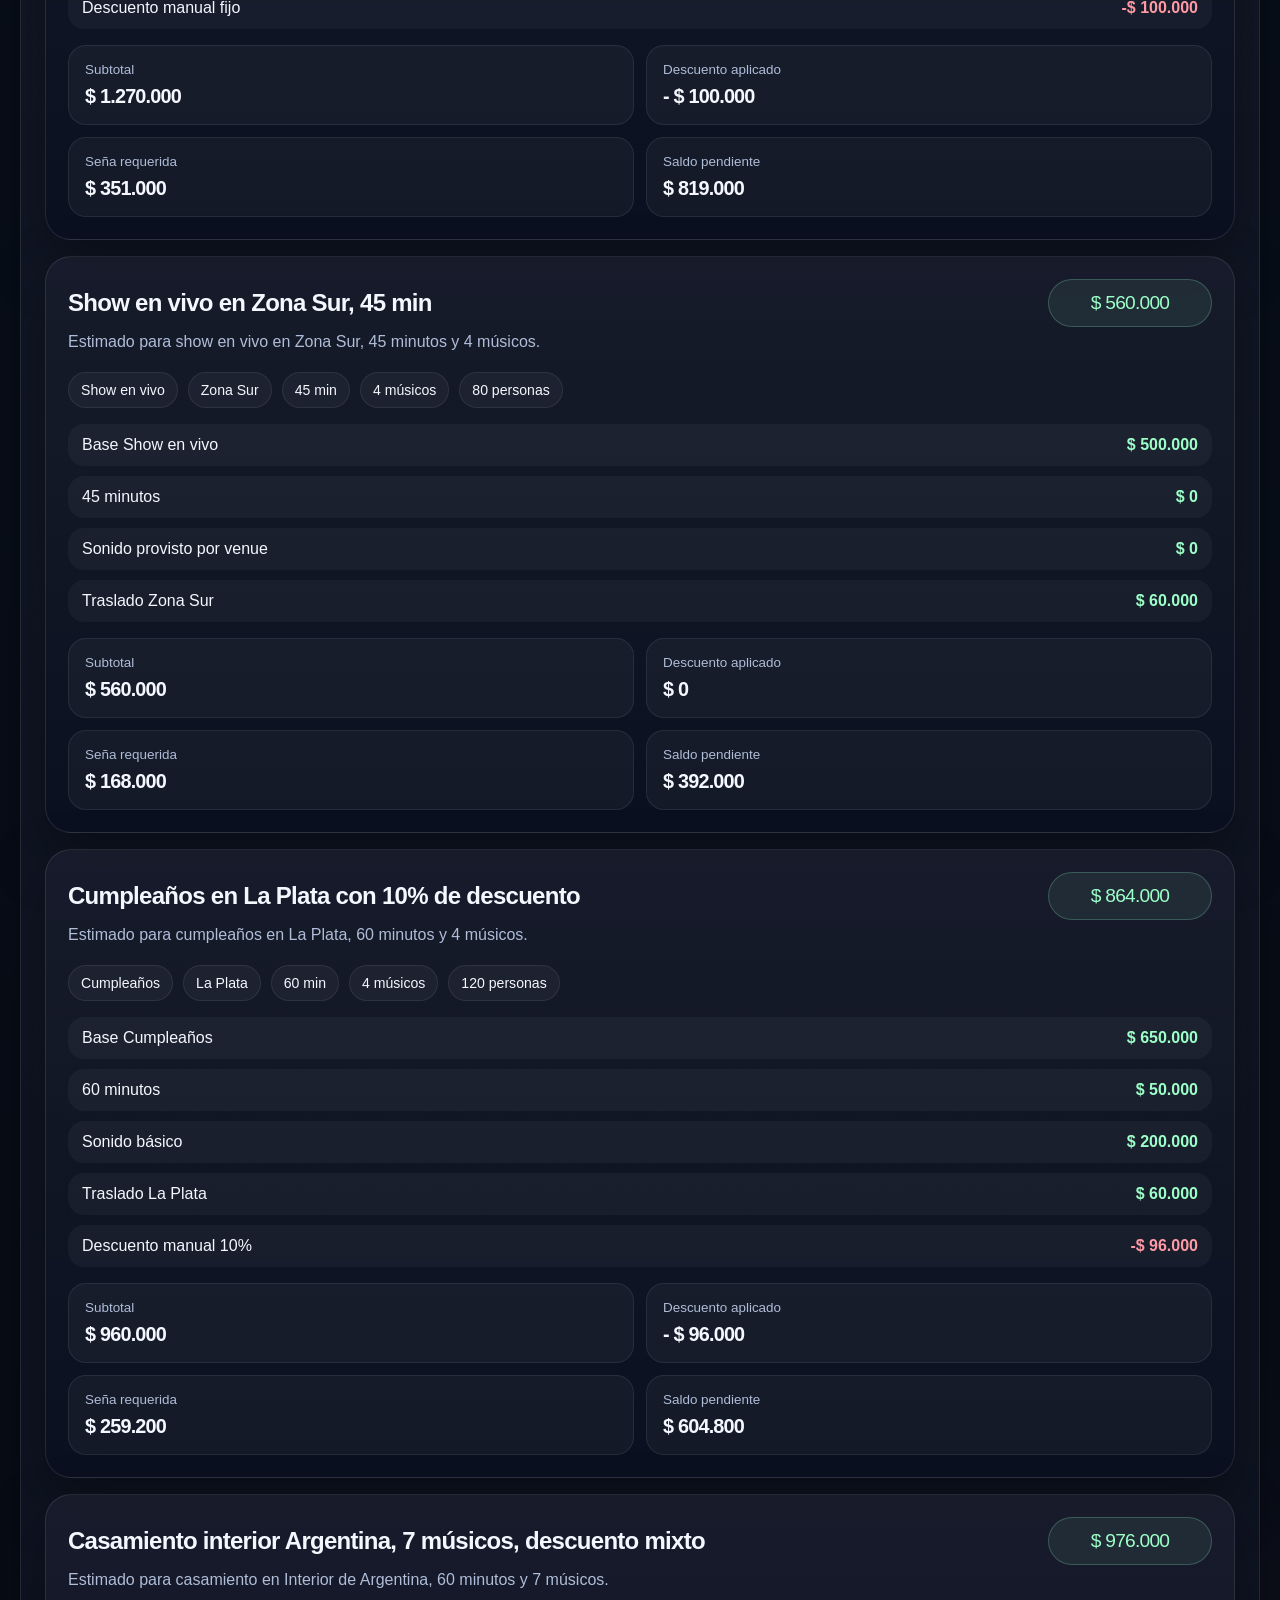
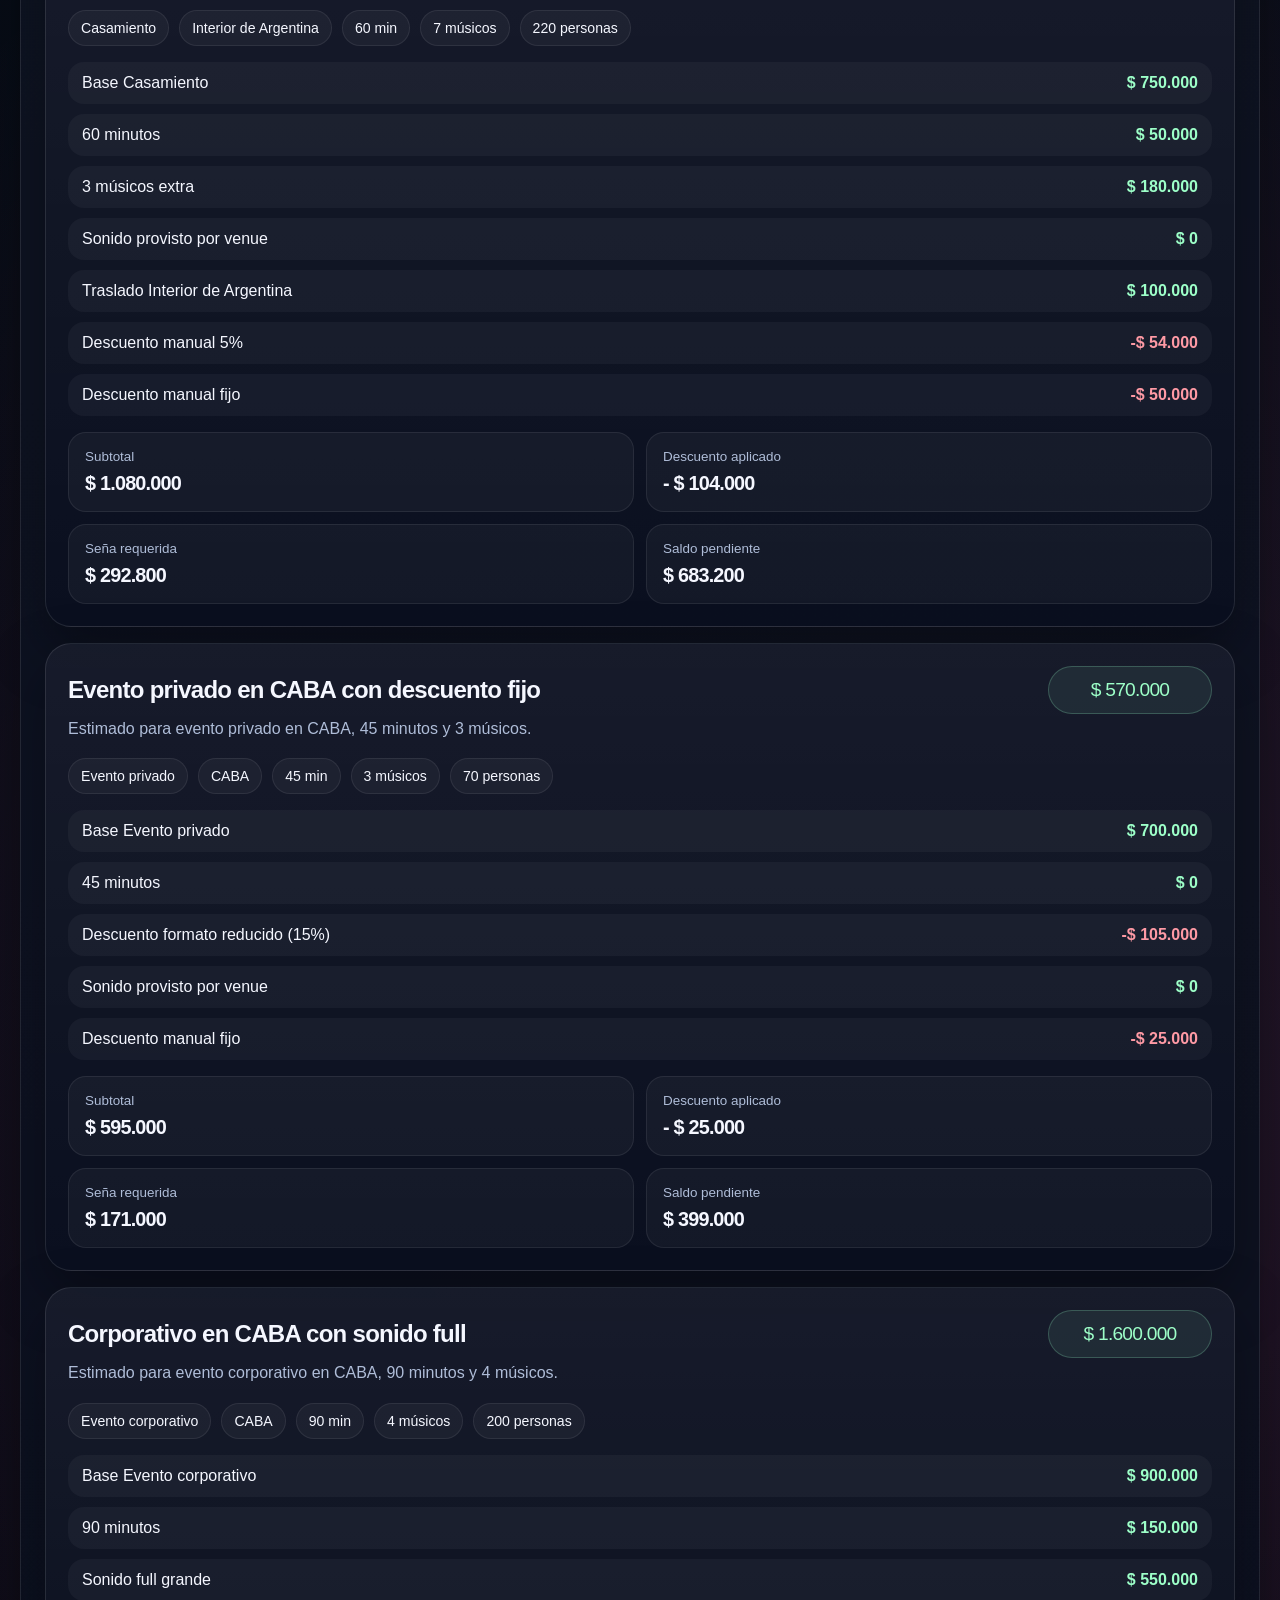
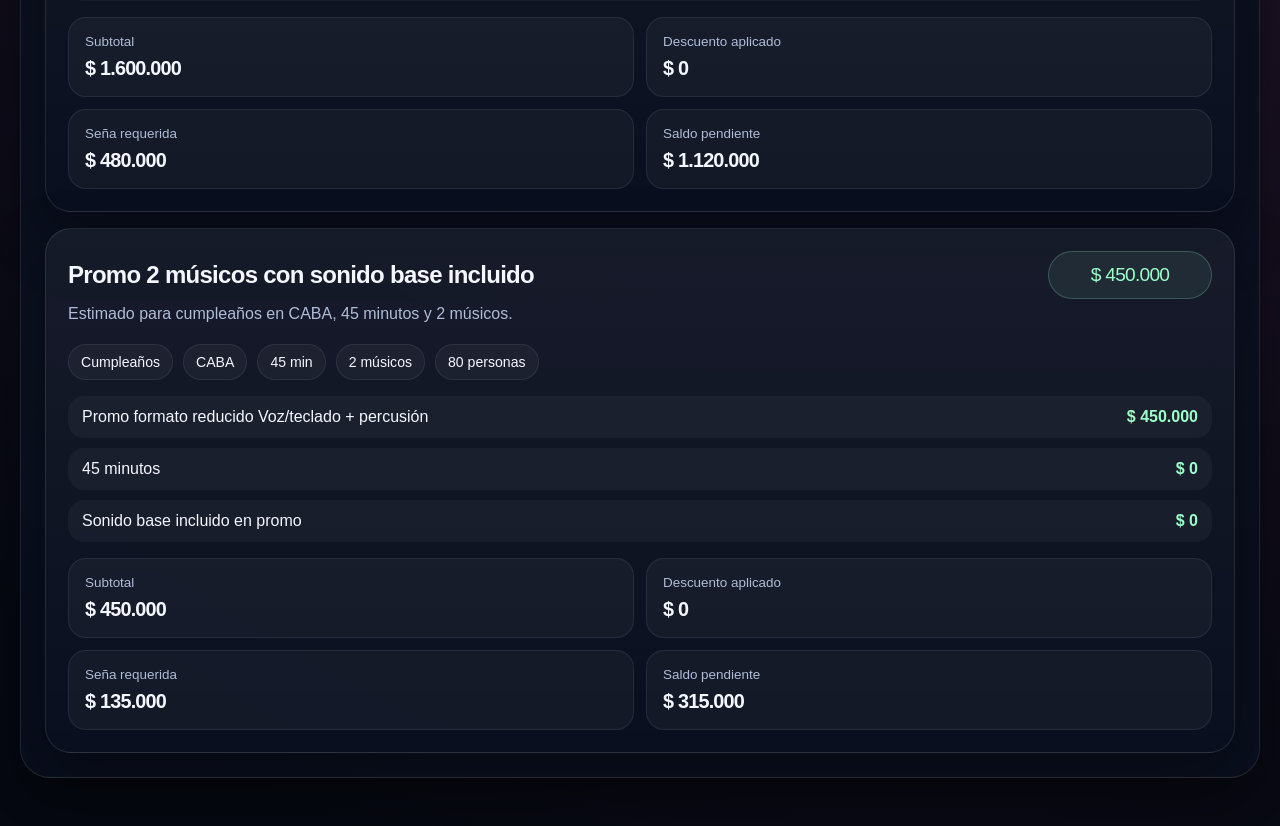
<file: admin.html>
<!doctype html>
<html lang="es-AR">
  <head>
    <meta charset="UTF-8" />
    <meta name="viewport" content="width=device-width, initial-scale=1.0" />
    <meta name="robots" content="noindex,nofollow" />
    <meta name="theme-color" content="#0b1020" />
    <title></title>
    <link rel="icon" href="assets/logo-la-misma-nota.svg" type="image/svg+xml" />
    <link rel="stylesheet" href="admin.css" />
    <script src="site-config.js"></script>
    <script src="pricing.js" defer></script>
    <script src="admin.js" defer></script>
  </head>
  <body class="admin-page">
    <div class="admin-shell">
      <header class="admin-header">
        <a class="admin-brand" href="index.html" aria-label="Volver a la landing">
          <img
            src="assets/logo-la-misma-nota.svg"
            alt="Logo de la banda"
            width="52"
            height="52"
            decoding="async"
          />
          <span>
            <strong id="admin-brand-name"></strong>
            <span id="admin-brand-subtitle"></span>
          </span>
        </a>

        <div class="admin-header-actions">
          <a class="admin-button admin-button--ghost" id="admin-header-button" href="index.html"></a>
        </div>
      </header>

      <main class="admin-main">
        <section class="admin-hero">
          <div>
            <span class="admin-kicker" id="admin-hero-kicker"></span>
            <h1 id="admin-hero-title"></h1>
            <p id="admin-hero-lead"></p>
          </div>

          <div class="summary-grid" id="summary-grid">
            <article class="summary-card">
              <span>Total</span>
              <strong id="summary-total">0</strong>
            </article>
            <article class="summary-card">
              <span>Nuevos</span>
              <strong id="summary-new">0</strong>
            </article>
            <article class="summary-card">
              <span>Reservados</span>
              <strong id="summary-booked">0</strong>
            </article>
            <article class="summary-card">
              <span>Presupuesto total</span>
              <strong id="summary-budget">$0</strong>
            </article>
          </div>
        </section>

        <section class="admin-controls">
          <label>
            <span id="admin-filter-label"></span>
            <select id="status-filter">
              <option value="todos">Todos</option>
              <option value="nuevo">Nuevo</option>
              <option value="contactado">Contactado</option>
              <option value="reservado">Reservado</option>
              <option value="perdido">Perdido</option>
            </select>
          </label>
        </section>

        <section class="lead-section">
          <div class="empty-state" id="empty-state" hidden>
            <h2 id="admin-empty-title"></h2>
            <p id="admin-empty-text"></p>
          </div>

          <div class="lead-list" id="lead-list"></div>
        </section>

        <section class="scenario-section">
          <div class="scenario-section-head">
            <span class="admin-kicker" id="admin-scenarios-kicker"></span>
            <h2 id="admin-scenarios-title"></h2>
            <p id="admin-scenarios-lead"></p>
          </div>

          <div class="scenario-list" id="scenario-list"></div>
        </section>
      </main>
    </div>
  </body>
</html>
</file>
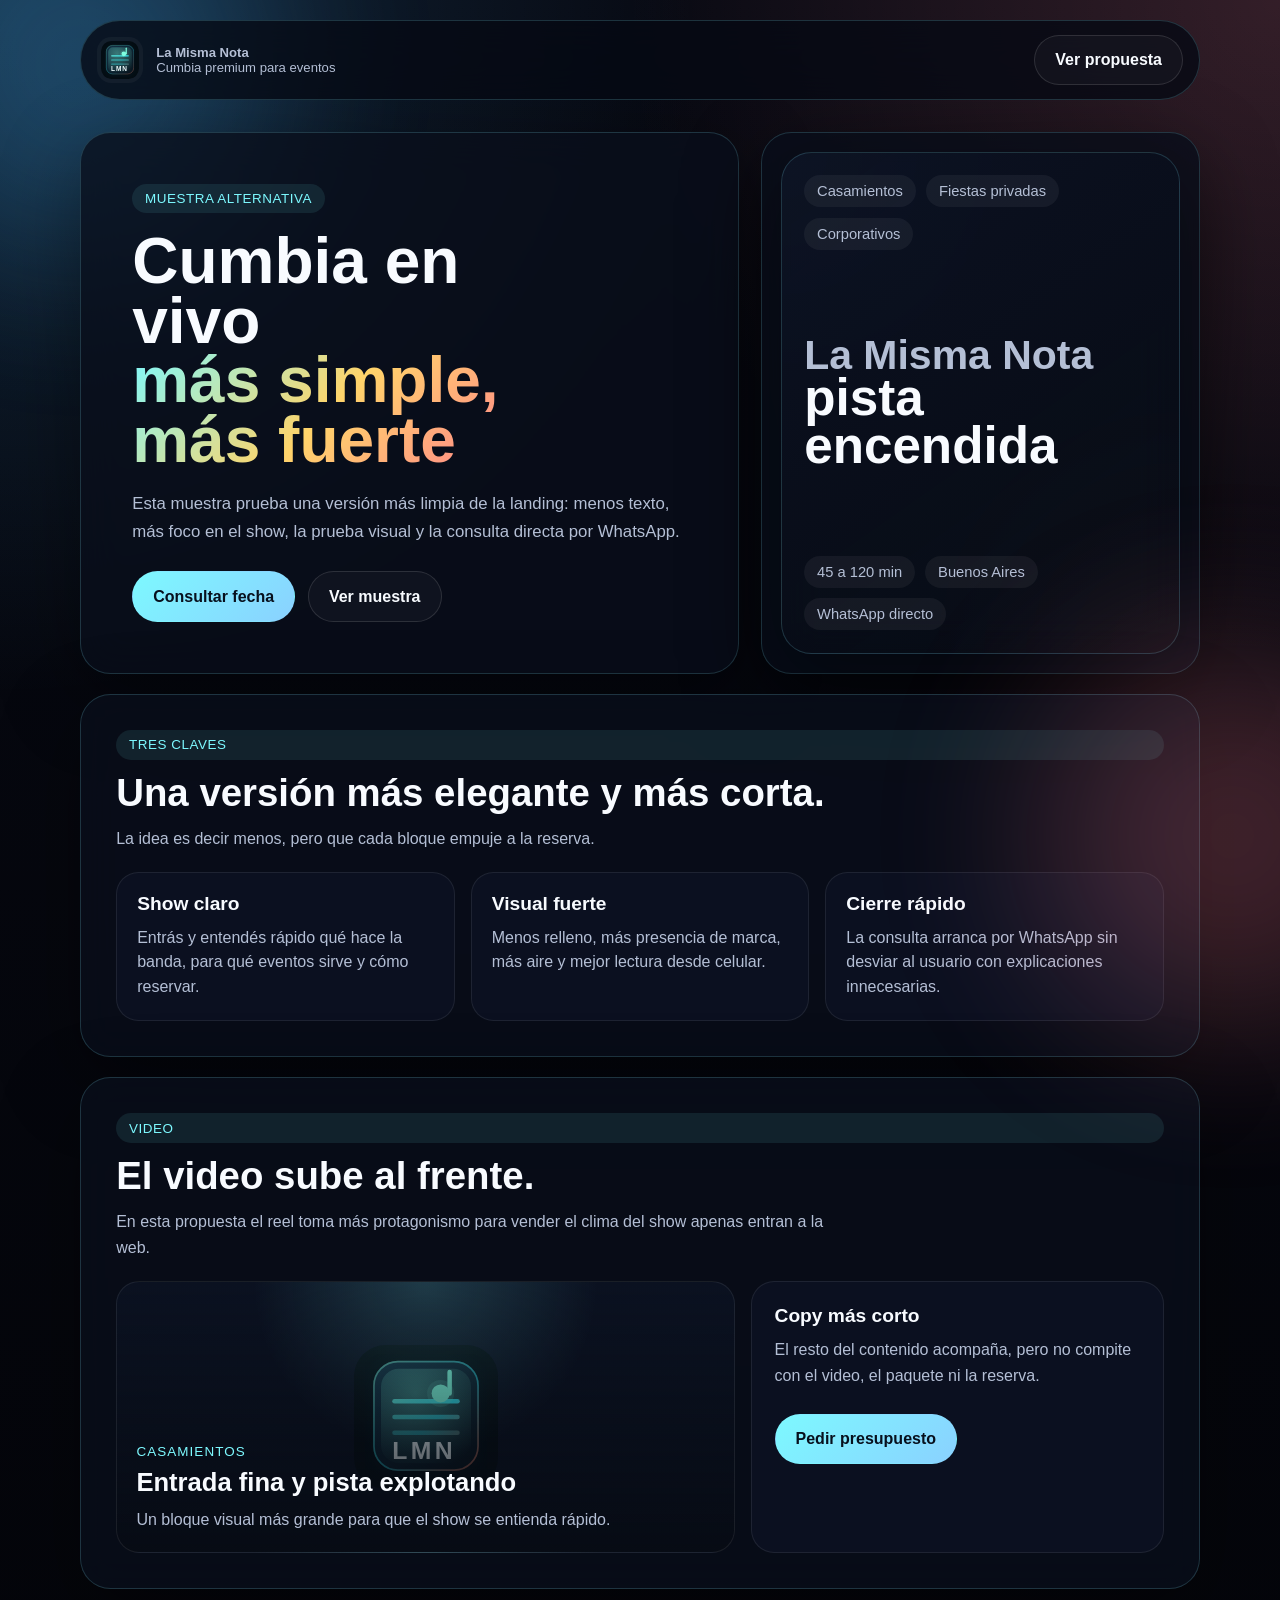
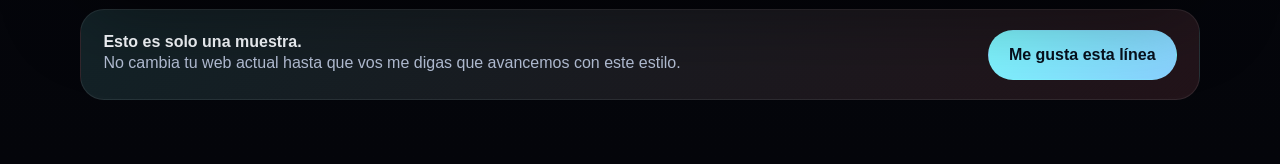
<file: muestra-minimal.html>
<!doctype html>
<html lang="es-AR">
  <head>
    <meta charset="UTF-8" />
    <meta name="viewport" content="width=device-width, initial-scale=1.0" />
    <title>Muestra minimal | La Misma Nota</title>
    <link rel="icon" href="assets/logo-la-misma-nota.svg" type="image/svg+xml" />
    <script src="site-config.js"></script>
    <style>
      :root {
        --bg: #05070f;
        --panel: rgba(10, 15, 28, 0.78);
        --panel-strong: rgba(12, 18, 34, 0.92);
        --line: rgba(133, 238, 255, 0.18);
        --text: #f8fbff;
        --muted: #b4bfd5;
        --cyan: #7df9ff;
        --blue: #47b8ff;
        --coral: #ff7d8d;
        --gold: #ffd46a;
        --shadow: 0 24px 80px rgba(0, 0, 0, 0.38);
      }

      * {
        box-sizing: border-box;
      }

      html {
        scroll-behavior: smooth;
      }

      body {
        margin: 0;
        min-height: 100vh;
        font-family: "Segoe UI", sans-serif;
        color: var(--text);
        background:
          radial-gradient(circle at top left, rgba(71, 184, 255, 0.18), transparent 32%),
          radial-gradient(circle at top right, rgba(255, 125, 141, 0.18), transparent 30%),
          linear-gradient(180deg, #070912 0%, #04050a 100%);
      }

      body::before,
      body::after {
        content: "";
        position: fixed;
        inset: auto;
        width: 24rem;
        height: 24rem;
        border-radius: 999px;
        filter: blur(90px);
        opacity: 0.24;
        pointer-events: none;
      }

      body::before {
        top: -8rem;
        left: -7rem;
        background: var(--blue);
      }

      body::after {
        right: -9rem;
        bottom: -8rem;
        background: var(--coral);
      }

      a {
        color: inherit;
        text-decoration: none;
      }

      .page {
        width: min(1120px, calc(100% - 2rem));
        margin: 0 auto;
        padding: 1.25rem 0 4rem;
      }

      .topbar {
        display: flex;
        align-items: center;
        justify-content: space-between;
        gap: 1rem;
        padding: 0.85rem 1rem;
        border: 1px solid var(--line);
        border-radius: 999px;
        background: rgba(6, 10, 20, 0.78);
        backdrop-filter: blur(20px);
        position: sticky;
        top: 0.75rem;
        z-index: 10;
      }

      .brand {
        display: inline-flex;
        align-items: center;
        gap: 0.8rem;
        min-width: 0;
      }

      .brand img {
        width: 2.9rem;
        height: 2.9rem;
        border-radius: 0.9rem;
        background: rgba(255, 255, 255, 0.04);
        padding: 0.25rem;
      }

      .brand strong,
      .brand span {
        display: block;
        white-space: nowrap;
      }

      .brand span {
        font-size: 0.82rem;
        color: var(--muted);
      }

      .topbar .button {
        min-width: max-content;
      }

      .hero {
        display: grid;
        grid-template-columns: minmax(0, 1.2fr) minmax(20rem, 0.8fr);
        gap: 1.35rem;
        align-items: stretch;
        padding-top: 2rem;
      }

      .card {
        border: 1px solid var(--line);
        border-radius: 1.9rem;
        background: var(--panel);
        backdrop-filter: blur(20px);
        box-shadow: var(--shadow);
      }

      .hero-copy {
        padding: clamp(1.6rem, 4vw, 3.2rem);
      }

      .eyebrow {
        display: inline-flex;
        align-items: center;
        gap: 0.45rem;
        padding: 0.45rem 0.8rem;
        border-radius: 999px;
        background: rgba(125, 249, 255, 0.09);
        color: var(--cyan);
        font-size: 0.84rem;
        letter-spacing: 0.04em;
        text-transform: uppercase;
      }

      h1,
      h2,
      h3,
      p {
        margin: 0;
      }

      h1 {
        margin-top: 1.2rem;
        font-size: clamp(2.5rem, 5vw, 4.85rem);
        line-height: 0.93;
        max-width: 11ch;
      }

      h1 span {
        display: block;
        background: linear-gradient(135deg, var(--cyan), var(--gold), var(--coral));
        -webkit-background-clip: text;
        background-clip: text;
        color: transparent;
      }

      .hero-copy p {
        margin-top: 1.25rem;
        max-width: 40rem;
        color: var(--muted);
        font-size: 1.05rem;
        line-height: 1.65;
      }

      .actions {
        display: flex;
        flex-wrap: wrap;
        gap: 0.8rem;
        margin-top: 1.6rem;
      }

      .button {
        display: inline-flex;
        align-items: center;
        justify-content: center;
        padding: 0.95rem 1.25rem;
        border-radius: 999px;
        border: 1px solid transparent;
        font-weight: 700;
        transition: transform 180ms ease, background 180ms ease, border-color 180ms ease;
      }

      .button:hover {
        transform: translateY(-1px);
      }

      .button-primary {
        color: #07101d;
        background: linear-gradient(135deg, var(--cyan), #8ad1ff);
      }

      .button-secondary {
        border-color: rgba(255, 255, 255, 0.12);
        background: rgba(255, 255, 255, 0.03);
      }

      .hero-side {
        padding: 1.2rem;
        display: grid;
        gap: 1rem;
      }

      .poster {
        min-height: 100%;
        display: flex;
        flex-direction: column;
        justify-content: space-between;
        padding: 1.4rem;
        background:
          linear-gradient(145deg, rgba(12, 18, 34, 0.96), rgba(7, 11, 19, 0.9)),
          radial-gradient(circle at top left, rgba(71, 184, 255, 0.28), transparent 38%),
          radial-gradient(circle at bottom right, rgba(255, 125, 141, 0.25), transparent 42%);
      }

      .poster strong {
        font-size: clamp(2.2rem, 4vw, 3.8rem);
        line-height: 0.92;
      }

      .poster strong span {
        display: block;
        color: var(--muted);
        font-size: 0.8em;
      }

      .mini-list {
        display: flex;
        flex-wrap: wrap;
        gap: 0.65rem;
      }

      .mini-list span,
      .stat span {
        display: inline-flex;
        align-items: center;
        padding: 0.5rem 0.8rem;
        border-radius: 999px;
        background: rgba(255, 255, 255, 0.05);
        color: var(--muted);
        font-size: 0.92rem;
      }

      .section {
        margin-top: 1.25rem;
        padding: clamp(1.5rem, 3vw, 2.2rem);
      }

      .section-head {
        display: flex;
        flex-direction: column;
        gap: 0.7rem;
        margin-bottom: 1.3rem;
      }

      .section-head h2 {
        font-size: clamp(1.7rem, 3vw, 2.6rem);
      }

      .section-head p {
        color: var(--muted);
        max-width: 46rem;
        line-height: 1.6;
      }

      .grid-3 {
        display: grid;
        grid-template-columns: repeat(3, minmax(0, 1fr));
        gap: 1rem;
      }

      .offer,
      .stat {
        padding: 1.25rem;
        border-radius: 1.4rem;
        border: 1px solid rgba(255, 255, 255, 0.08);
        background: var(--panel-strong);
      }

      .offer h3,
      .stat strong {
        font-size: 1.2rem;
        margin-bottom: 0.65rem;
      }

      .offer p,
      .stat p {
        color: var(--muted);
        line-height: 1.55;
      }

      .video-shell {
        display: grid;
        grid-template-columns: 1.2fr 0.8fr;
        gap: 1rem;
      }

      .video-frame {
        min-height: 17rem;
        border-radius: 1.45rem;
        padding: 1.2rem;
        display: flex;
        flex-direction: column;
        justify-content: flex-end;
        background:
          linear-gradient(180deg, rgba(6, 10, 18, 0.1), rgba(6, 10, 18, 0.86)),
          radial-gradient(circle at top center, rgba(125, 249, 255, 0.2), transparent 42%),
          url("assets/logo-la-misma-nota.svg") center/9rem no-repeat,
          #0b1222;
        border: 1px solid rgba(255, 255, 255, 0.08);
      }

      .video-frame span {
        color: var(--cyan);
        font-size: 0.84rem;
        text-transform: uppercase;
        letter-spacing: 0.08em;
      }

      .video-frame strong {
        margin-top: 0.55rem;
        font-size: 1.6rem;
      }

      .video-frame p,
      .quote-box p {
        margin-top: 0.65rem;
        color: var(--muted);
        line-height: 1.6;
      }

      .quote-box {
        padding: 1.4rem;
        border-radius: 1.45rem;
        border: 1px solid rgba(255, 255, 255, 0.08);
        background: var(--panel-strong);
      }

      .quote-box strong {
        font-size: 1.2rem;
      }

      .cta-band {
        display: flex;
        align-items: center;
        justify-content: space-between;
        gap: 1rem;
        margin-top: 1.25rem;
        padding: 1.2rem 1.4rem;
        border-radius: 1.5rem;
        background: linear-gradient(135deg, rgba(125, 249, 255, 0.12), rgba(255, 125, 141, 0.12));
        border: 1px solid rgba(255, 255, 255, 0.08);
      }

      .cta-band p {
        color: var(--muted);
        line-height: 1.55;
      }

      @media (max-width: 920px) {
        .hero,
        .video-shell,
        .grid-3 {
          grid-template-columns: 1fr;
        }

        .cta-band {
          flex-direction: column;
          align-items: stretch;
        }
      }

      @media (max-width: 640px) {
        .page {
          width: min(100% - 1rem, 36rem);
        }

        .topbar {
          border-radius: 1.1rem;
          padding: 0.8rem;
        }

        .brand span {
          white-space: normal;
        }

        h1 {
          max-width: none;
        }
      }
    </style>
  </head>
  <body>
    <div class="page">
      <header class="topbar">
        <a class="brand" href="#">
          <img src="assets/logo-la-misma-nota.svg" alt="Logo de la banda" />
          <span>
            <strong data-brand-name>La Misma Nota</strong>
            <span>Cumbia premium para eventos</span>
          </span>
        </a>

        <a class="button button-secondary" data-whatsapp-link href="#">Ver propuesta</a>
      </header>

      <section class="hero">
        <article class="card hero-copy">
          <span class="eyebrow">Muestra alternativa</span>
          <h1>
            Cumbia en vivo
            <span>más simple, más fuerte</span>
          </h1>
          <p>
            Esta muestra prueba una versión más limpia de la landing: menos texto, más foco en el show,
            la prueba visual y la consulta directa por WhatsApp.
          </p>

          <div class="actions">
            <a class="button button-primary" data-whatsapp-link href="#">Consultar fecha</a>
            <a class="button button-secondary" href="#muestra-video">Ver muestra</a>
          </div>
        </article>

        <aside class="card hero-side">
          <div class="poster card">
            <div class="mini-list">
              <span>Casamientos</span>
              <span>Fiestas privadas</span>
              <span>Corporativos</span>
            </div>
            <strong>
              <span data-brand-name>La Misma Nota</span>
              pista encendida
            </strong>
            <div class="mini-list">
              <span>45 a 120 min</span>
              <span>Buenos Aires</span>
              <span>WhatsApp directo</span>
            </div>
          </div>
        </aside>
      </section>

      <section class="card section">
        <div class="section-head">
          <span class="eyebrow">Tres claves</span>
          <h2>Una versión más elegante y más corta.</h2>
          <p>
            La idea es decir menos, pero que cada bloque empuje a la reserva.
          </p>
        </div>

        <div class="grid-3">
          <article class="offer">
            <h3>Show claro</h3>
            <p>Entrás y entendés rápido qué hace la banda, para qué eventos sirve y cómo reservar.</p>
          </article>
          <article class="offer">
            <h3>Visual fuerte</h3>
            <p>Menos relleno, más presencia de marca, más aire y mejor lectura desde celular.</p>
          </article>
          <article class="offer">
            <h3>Cierre rápido</h3>
            <p>La consulta arranca por WhatsApp sin desviar al usuario con explicaciones innecesarias.</p>
          </article>
        </div>
      </section>

      <section class="card section" id="muestra-video">
        <div class="section-head">
          <span class="eyebrow">Video</span>
          <h2>El video sube al frente.</h2>
          <p>
            En esta propuesta el reel toma más protagonismo para vender el clima del show apenas entran a la web.
          </p>
        </div>

        <div class="video-shell">
          <article class="video-frame">
            <span>Casamientos</span>
            <strong>Entrada fina y pista explotando</strong>
            <p>Un bloque visual más grande para que el show se entienda rápido.</p>
          </article>

          <article class="quote-box">
            <strong>Copy más corto</strong>
            <p>
              El resto del contenido acompaña, pero no compite con el video, el paquete ni la reserva.
            </p>
            <div class="actions">
              <a class="button button-primary" data-whatsapp-link href="#">Pedir presupuesto</a>
            </div>
          </article>
        </div>
      </section>

      <section class="cta-band">
        <div>
          <strong>Esto es solo una muestra.</strong>
          <p>No cambia tu web actual hasta que vos me digas que avancemos con este estilo.</p>
        </div>

        <a class="button button-primary" data-whatsapp-link href="#">Me gusta esta línea</a>
      </section>
    </div>

    <script>
      (() => {
        const config = window.siteConfig || {};
        const brand = config.brand || "La Misma Nota";
        const whatsapp = config.contact?.whatsapp || "";
        const message = `Hola ${brand}, vi la muestra alternativa y quiero avanzar con esa línea.`;

        document.querySelectorAll("[data-brand-name]").forEach((node) => {
          node.textContent = brand;
        });

        document.querySelectorAll("[data-whatsapp-link]").forEach((node) => {
          node.href = `https://wa.me/${whatsapp}?text=${encodeURIComponent(message)}`;
          node.target = "_blank";
          node.rel = "noreferrer";
        });
      })();
    </script>
  </body>
</html>
</file>
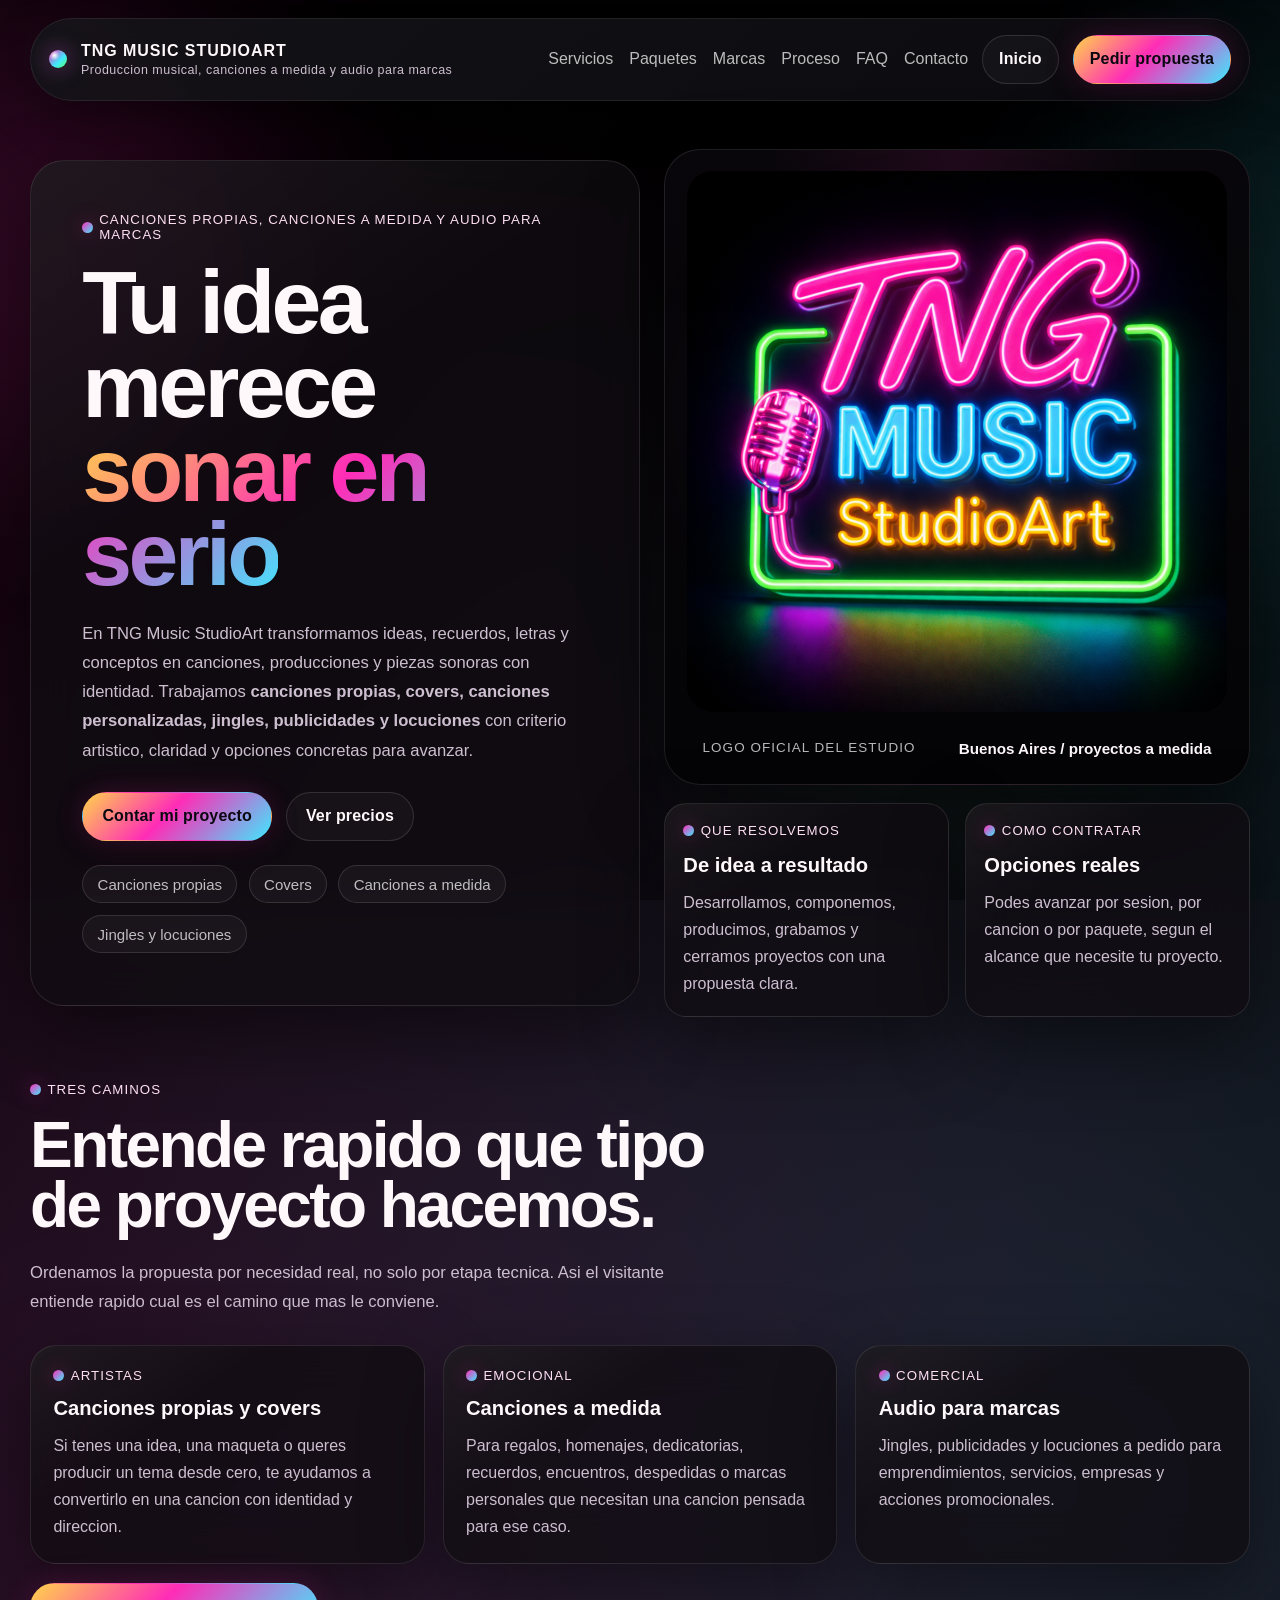
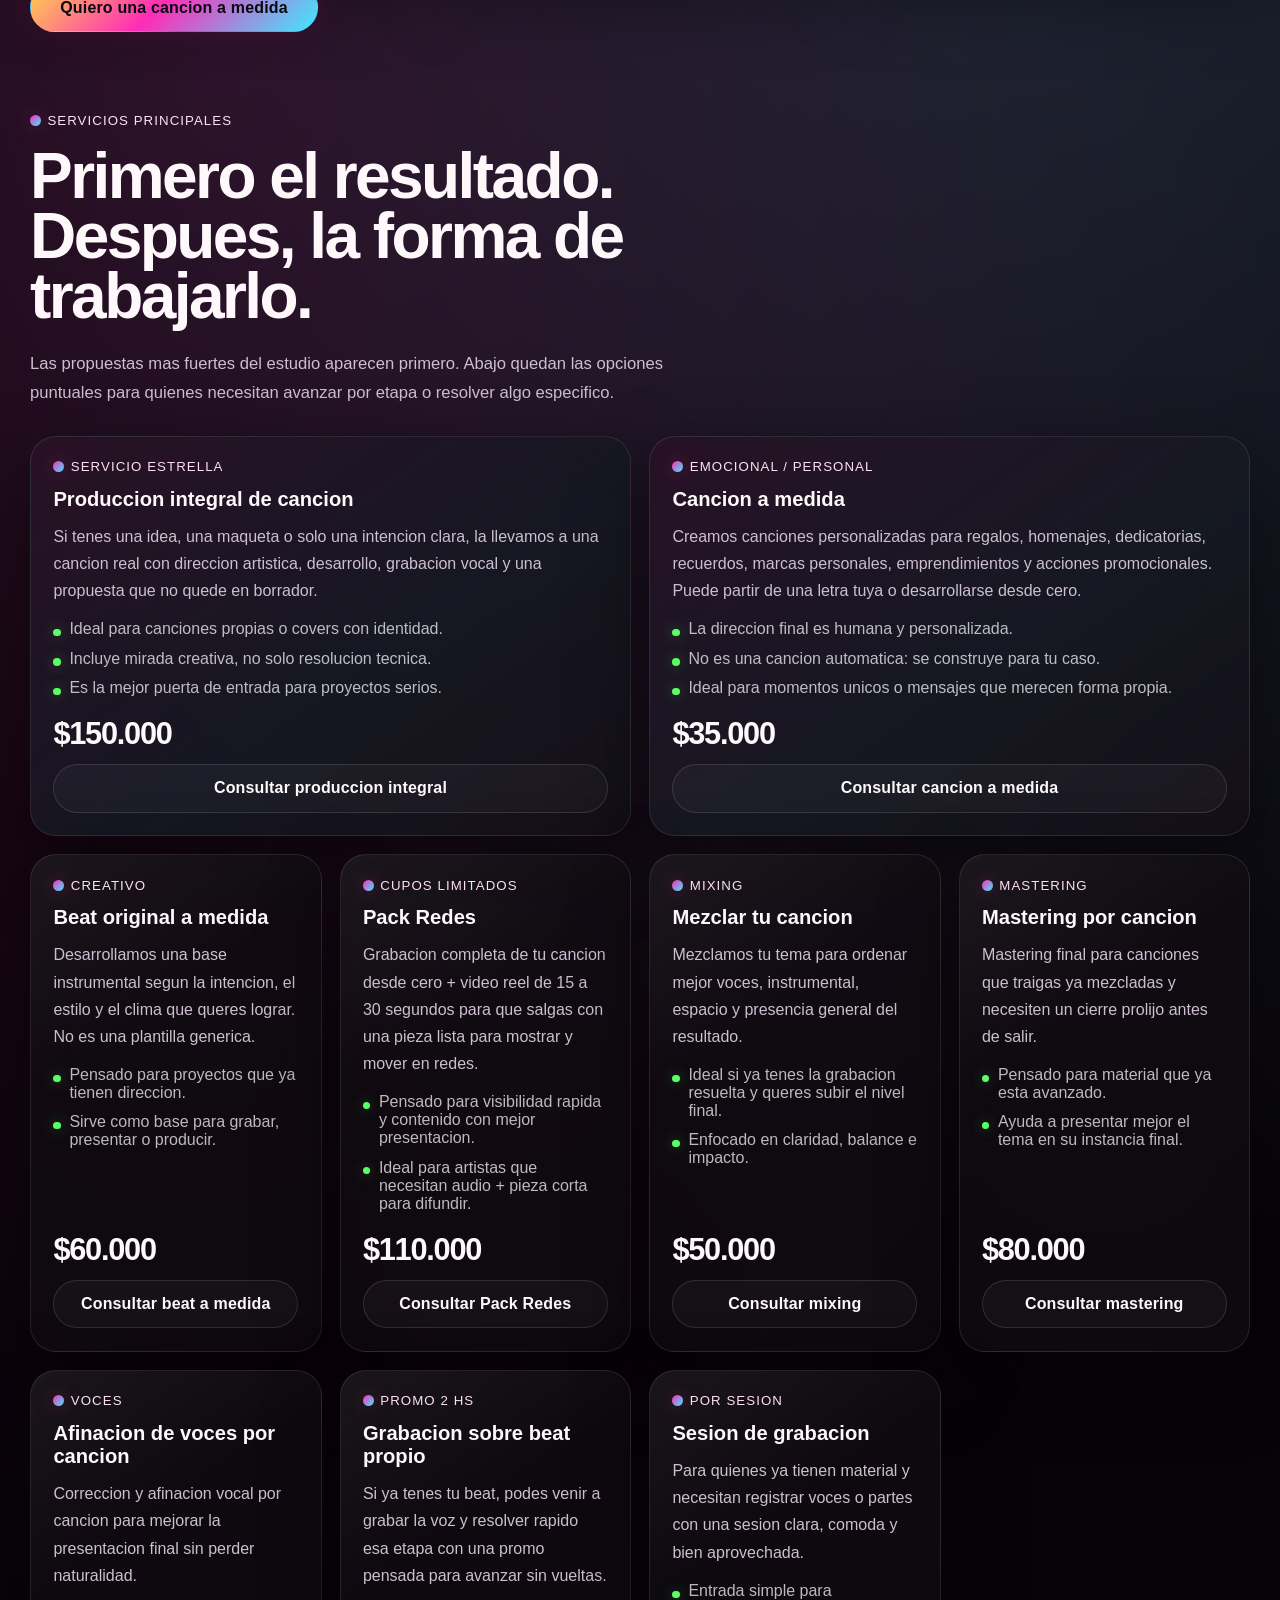
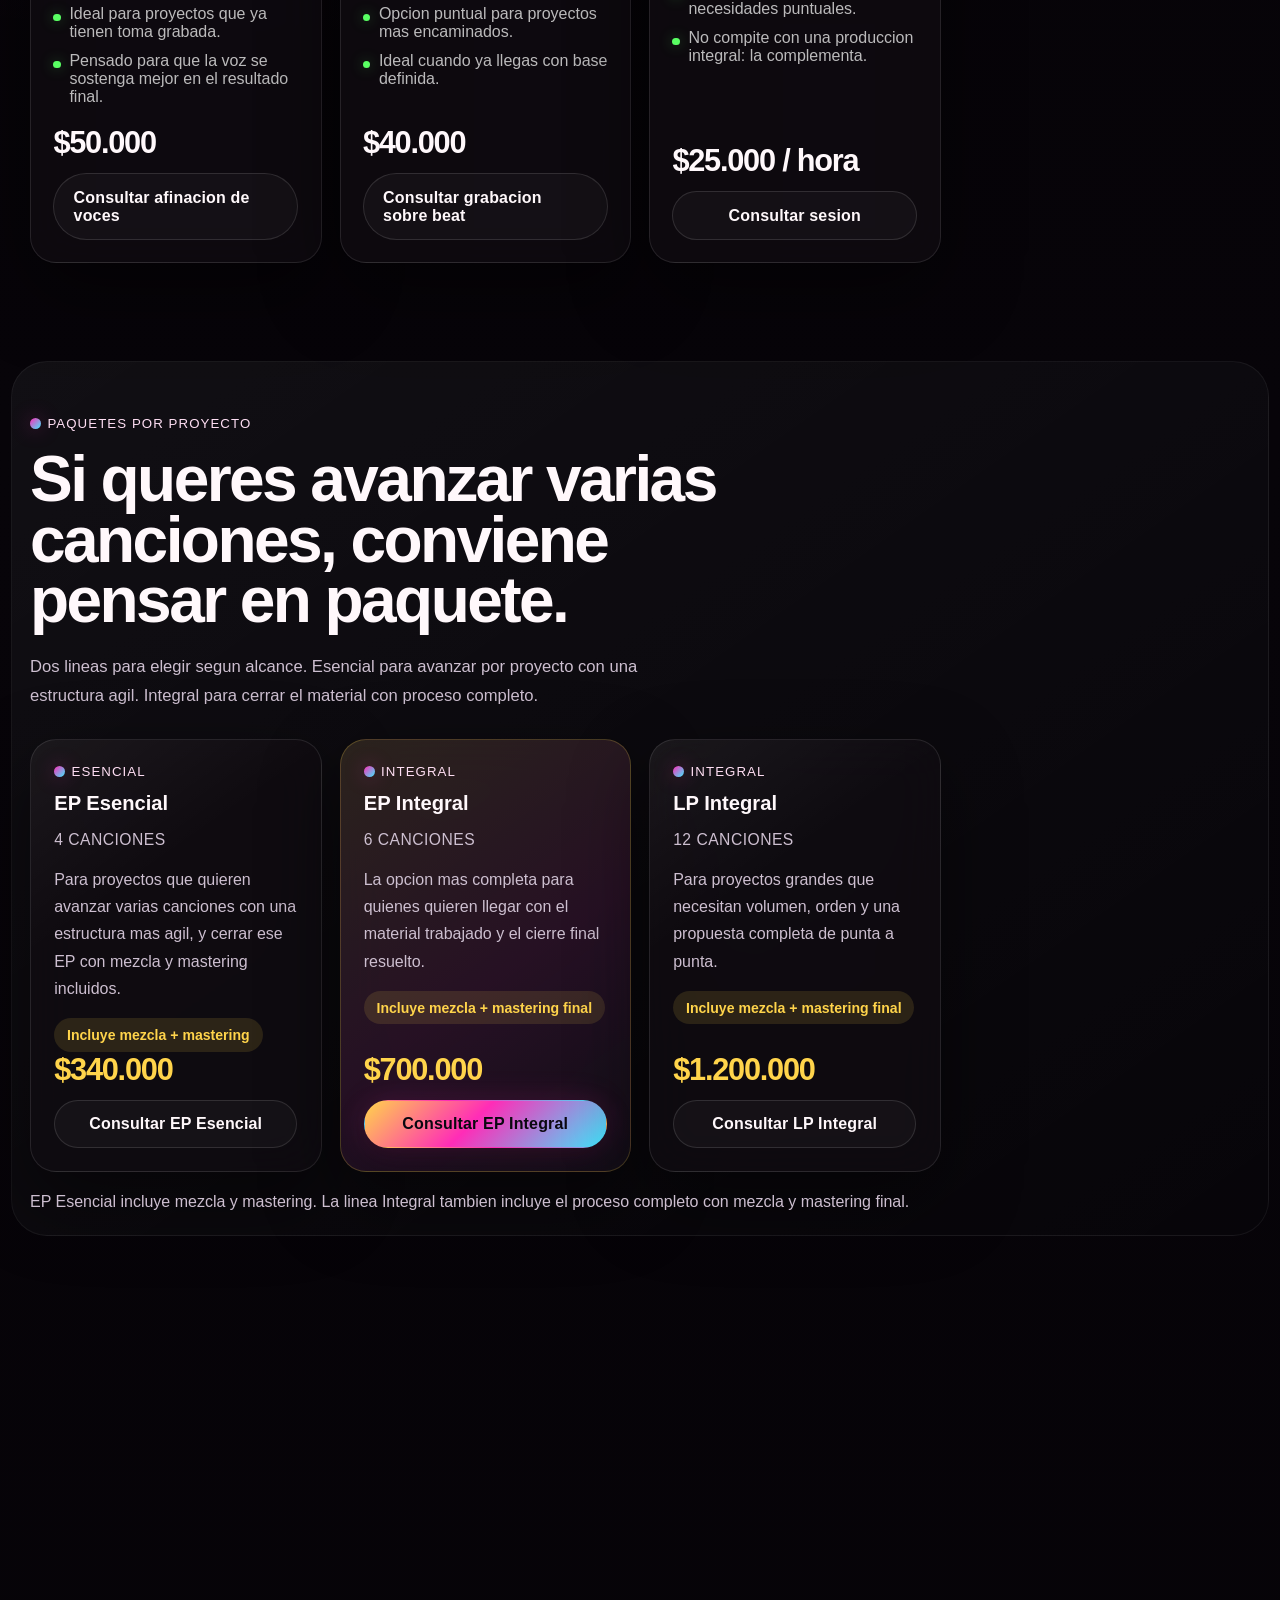
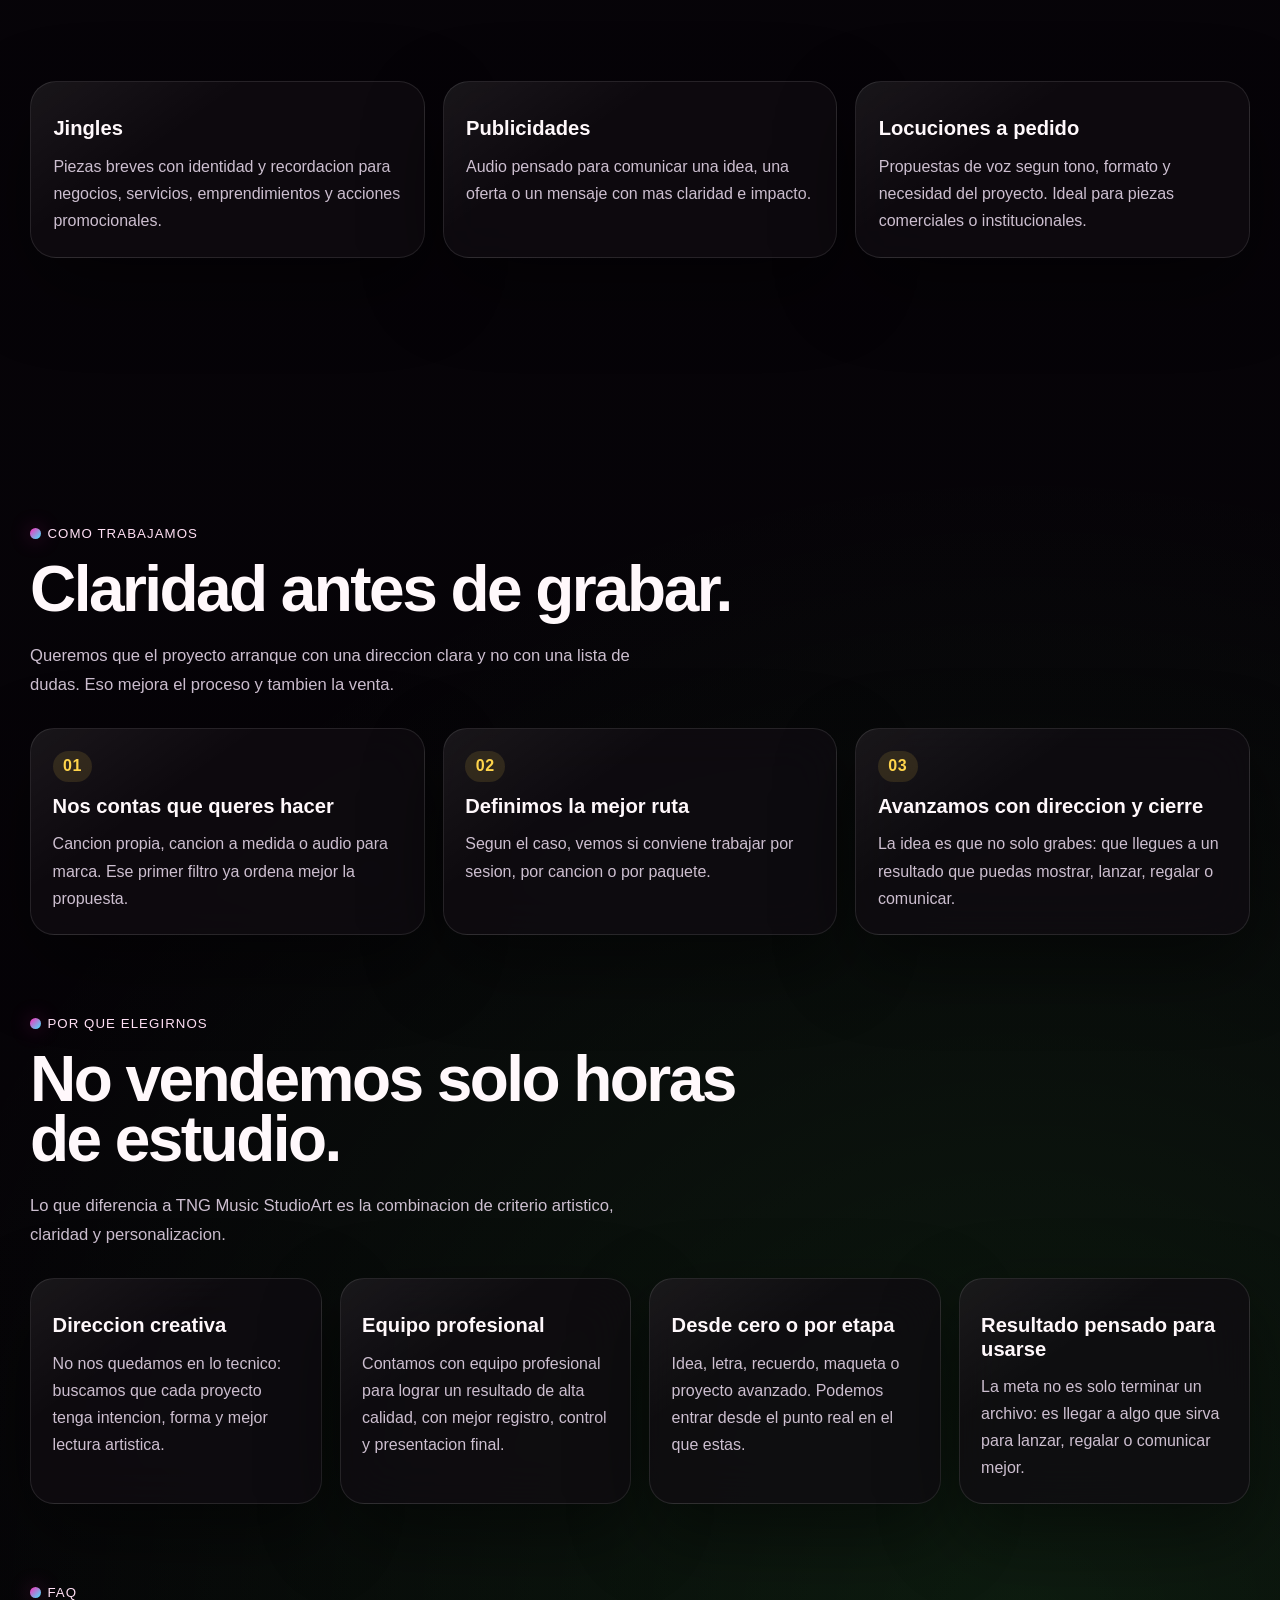
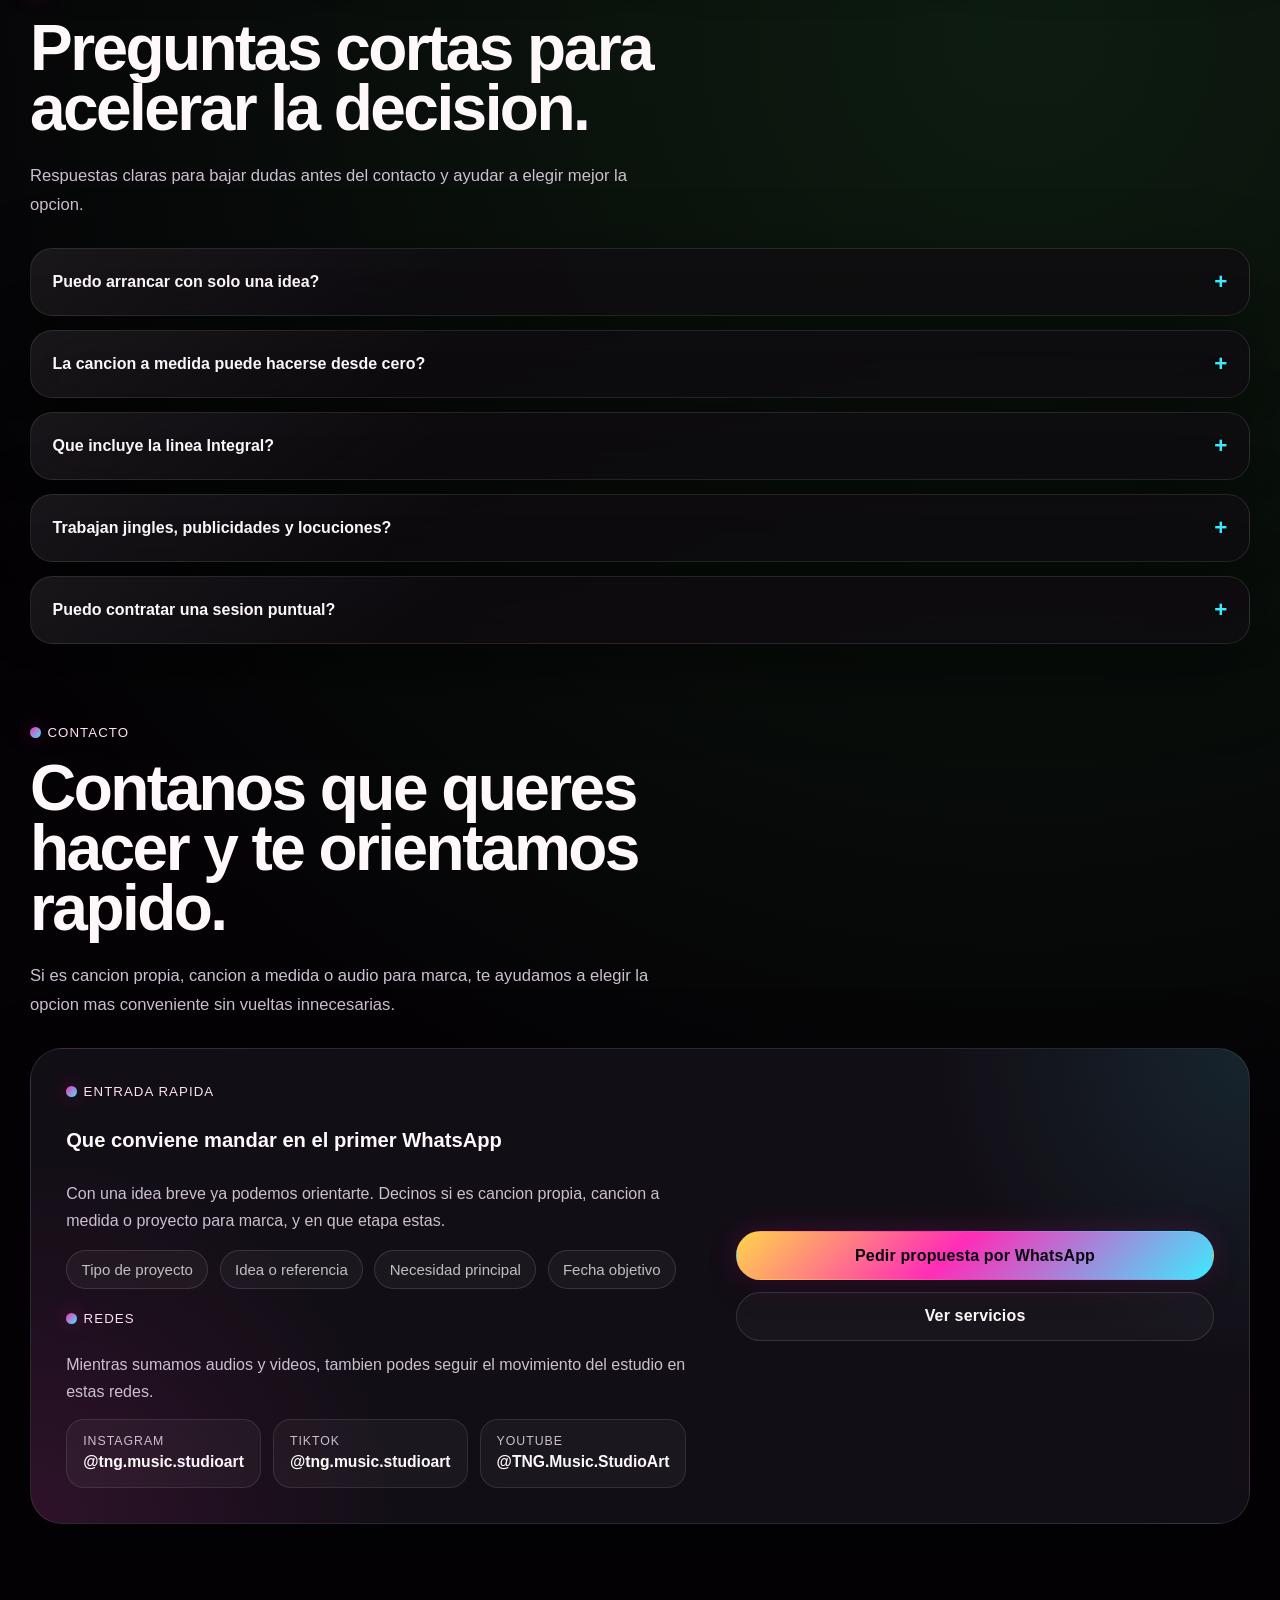
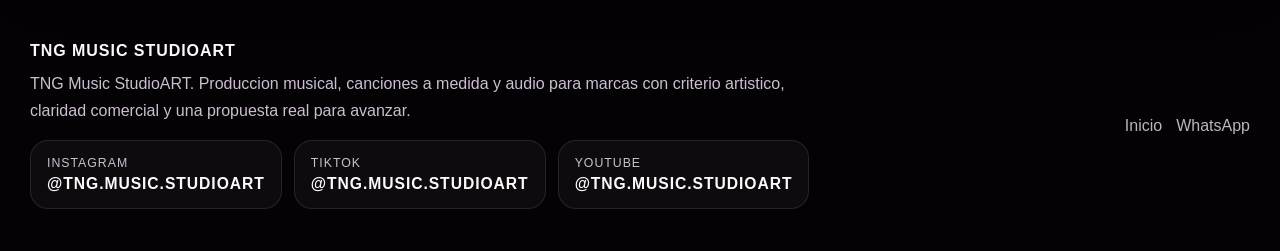
<file: studioart.html>
<!doctype html>
<html lang="es-AR">
  <head>
    <meta charset="UTF-8" />
    <meta name="viewport" content="width=device-width, initial-scale=1.0" />
    <meta name="robots" content="index,follow,max-image-preview:large,max-snippet:-1,max-video-preview:-1" />
    <meta name="theme-color" content="#050406" />
    <meta id="meta-description" name="description" content="TNG Music StudioART" />
    <meta id="meta-og-title" property="og:title" content="TNG Music StudioART" />
    <meta id="meta-og-description" property="og:description" content="Produccion musical, canciones a medida y audio para marcas." />
    <meta property="og:type" content="website" />
    <meta property="og:locale" content="es_AR" />
    <meta name="twitter:card" content="summary_large_image" />
    <meta id="meta-twitter-title" name="twitter:title" content="TNG Music StudioART" />
    <meta id="meta-twitter-description" name="twitter:description" content="Consultas por WhatsApp." />
    <title>TNG Music StudioART</title>
    <link rel="icon" href="/assets/tng-logo-master-2048.png?v=20260327-1" type="image/png" />
    <link rel="preload" href="/assets/tng-logo-master-2048.png?v=20260327-1" as="image" type="image/png" fetchpriority="high" />
    <link rel="stylesheet" href="/studioart.css?v=20260327-1" />
    <script src="/studioart-config.js?v=20260327-1"></script>
    <script>
      (() => {
        const config = window.studioArtConfig;
        if (!config) return;

        const setMeta = (id, value) => {
          const element = document.getElementById(id);
          if (element && value) {
            element.setAttribute("content", value);
          }
        };

        document.title = config.seo?.title || config.brand || document.title;
        setMeta("meta-description", config.seo?.description);
        setMeta("meta-og-title", config.seo?.ogTitle);
        setMeta("meta-og-description", config.seo?.ogDescription);
        setMeta("meta-twitter-title", config.seo?.twitterTitle);
        setMeta("meta-twitter-description", config.seo?.twitterDescription);
      })();
    </script>
    <script src="/studioart.js?v=20260327-1" defer></script>
  </head>
  <body>
    <div class="grid-veil" aria-hidden="true"></div>
    <div class="aura aura--pink" aria-hidden="true"></div>
    <div class="aura aura--cyan" aria-hidden="true"></div>
    <div class="aura aura--green" aria-hidden="true"></div>

    <header class="studio-header">
      <a class="brand-lockup" href="#inicio" aria-label="Ir al inicio">
        <span class="brand-token" aria-hidden="true"></span>
        <span class="brand-copy">
          <strong data-brand-name>TNG Music StudioART</strong>
          <span id="header-tagline">Produccion musical, canciones a medida y audio para marcas</span>
        </span>
      </a>

      <button
        class="nav-toggle"
        type="button"
        aria-expanded="false"
        aria-controls="studio-nav-shell"
        aria-label="Abrir navegacion"
      >
        <span></span>
        <span></span>
        <span></span>
      </button>

      <div class="nav-shell" id="studio-nav-shell">
        <nav class="studio-nav" aria-label="Navegacion de StudioART">
          <a href="#servicios"></a>
          <a href="#paquetes"></a>
          <a href="#marcas"></a>
          <a href="#proceso"></a>
          <a href="#faq"></a>
          <a href="#contacto"></a>
        </nav>

        <a class="button button--ghost button--compact" id="header-home-link" href="#inicio"></a>
        <a class="button button--primary button--compact" id="header-cta" href="" data-whatsapp-link></a>
      </div>
    </header>

    <main class="studio-page">
      <section class="hero section" id="inicio">
        <div class="hero-copy" data-reveal>
          <span class="eyebrow" id="hero-eyebrow"></span>
          <h1 id="hero-title"></h1>
          <p class="lead" id="hero-lead"></p>

          <div class="hero-actions">
            <a class="button button--primary" id="hero-primary-cta" href="" data-whatsapp-link></a>
            <a class="button button--ghost" id="hero-secondary-cta" href=""></a>
          </div>

          <div class="hero-pills" id="hero-service-pills" aria-label="Tipos de proyecto"></div>
        </div>

        <div class="hero-visual" data-reveal>
          <article class="sign-stage">
            <div class="sign-stage__glow" aria-hidden="true"></div>
            <img
              id="hero-logo"
              class="hero-logo"
              src="assets/tng-logo-master-2048.png?v=20260324-4"
              alt="Logo neon de TNG Music StudioART"
              width="2048"
              height="2048"
              fetchpriority="high"
              decoding="async"
            />
            <div class="sign-base">
              <span id="hero-sign-tag"></span>
              <strong id="hero-sign-subtitle"></strong>
            </div>
          </article>

          <div class="signal-stack" id="hero-signal-stack"></div>
        </div>
      </section>

      <section class="section section--compact" id="proyectos">
        <div class="section-heading" data-reveal>
          <span class="eyebrow" id="paths-eyebrow"></span>
          <h2 id="paths-title"></h2>
          <p class="lead" id="paths-lead"></p>
        </div>

        <div class="paths-grid" id="paths-grid"></div>

        <div class="inline-cta" data-reveal>
          <a class="button button--primary" id="paths-primary-cta" href="" data-whatsapp-link></a>
        </div>
      </section>

      <section class="section" id="servicios">
        <div class="section-heading" data-reveal>
          <span class="eyebrow" id="services-eyebrow"></span>
          <h2 id="services-title"></h2>
          <p class="lead" id="services-lead"></p>
        </div>

        <div class="services-grid" id="services-grid"></div>
        <p class="section-note" id="services-note" data-reveal></p>
      </section>

      <section class="section section--band" id="paquetes">
        <div class="section-heading" data-reveal>
          <span class="eyebrow" id="packages-eyebrow"></span>
          <h2 id="packages-title"></h2>
          <p class="lead" id="packages-lead"></p>
        </div>

        <div class="packages-grid" id="packages-grid"></div>
        <p class="section-note" id="packages-note" data-reveal></p>
      </section>

      <section class="section" id="marcas">
        <div class="section-heading" data-reveal>
          <span class="eyebrow" id="brands-eyebrow"></span>
          <h2 id="brands-title"></h2>
          <p class="lead" id="brands-lead"></p>
        </div>

        <div class="brands-grid" id="brands-grid"></div>

        <article class="brand-callout" data-reveal>
          <div>
            <span class="contact-label">Presupuesto a medida</span>
            <h3 id="brands-callout-title"></h3>
            <p id="brands-callout-text"></p>
          </div>
          <a class="button button--primary button--wide" id="brands-primary-cta" href="" data-whatsapp-link></a>
        </article>
      </section>

      <section class="section" id="proceso">
        <div class="section-heading" data-reveal>
          <span class="eyebrow" id="process-eyebrow"></span>
          <h2 id="process-title"></h2>
          <p class="lead" id="process-lead"></p>
        </div>

        <div class="process-grid" id="process-grid"></div>
      </section>

      <section class="section" id="diferenciales">
        <div class="section-heading" data-reveal>
          <span class="eyebrow" id="highlights-eyebrow"></span>
          <h2 id="highlights-title"></h2>
          <p class="lead" id="highlights-lead"></p>
        </div>

        <div class="highlights-grid" id="highlights-grid"></div>
      </section>

      <section class="section" id="faq">
        <div class="section-heading" data-reveal>
          <span class="eyebrow" id="faq-eyebrow"></span>
          <h2 id="faq-title"></h2>
          <p class="lead" id="faq-lead"></p>
        </div>

        <div class="faq-list" id="faq-list"></div>
      </section>

      <section class="section" id="contacto">
        <div class="section-heading" data-reveal>
          <span class="eyebrow" id="contact-eyebrow"></span>
          <h2 id="contact-title"></h2>
          <p class="lead" id="contact-lead"></p>
        </div>

        <article class="contact-panel" data-reveal>
          <div class="contact-copy">
            <span class="contact-label">Entrada rapida</span>
            <h3 id="contact-panel-title"></h3>
            <p id="contact-panel-text"></p>
            <div class="contact-chip-row" id="contact-checklist" aria-label="Que conviene mandar"></div>

            <div class="contact-socials">
              <span class="contact-label">Redes</span>
              <p id="contact-socials-lead"></p>
              <div class="social-links" id="contact-social-links" aria-label="Redes de TNG Music StudioART"></div>
            </div>
          </div>

          <div class="contact-actions">
            <a class="button button--primary button--wide" id="closing-primary-cta" href="" data-whatsapp-link></a>
            <a class="button button--ghost button--wide" id="closing-secondary-link" href="#servicios"></a>
          </div>
        </article>
      </section>
    </main>

    <footer class="studio-footer">
      <div>
        <strong data-brand-name>TNG Music StudioART</strong>
        <p id="footer-copy"></p>
        <div class="footer-social-links" id="footer-social-links" aria-label="Redes de TNG Music StudioART"></div>
      </div>

      <div class="footer-actions">
        <a id="footer-home-link" href="#inicio"></a>
        <a id="footer-whatsapp-link" href="" data-whatsapp-link></a>
      </div>
    </footer>
  </body>
</html>
</file>
<file: styles.css>
:root {
  --bg: #070913;
  --bg-deep: #04060d;
  --surface: rgba(10, 14, 28, 0.8);
  --surface-strong: rgba(13, 18, 36, 0.92);
  --surface-soft: rgba(20, 24, 46, 0.62);
  --line: rgba(255, 255, 255, 0.12);
  --line-strong: rgba(94, 248, 255, 0.34);
  --text: #f7f9ff;
  --muted: #b4bfd8;
  --accent-cyan: #5ef8ff;
  --accent-violet: #8b73ff;
  --accent-pink: #ff59ba;
  --accent-coral: #ff9b62;
  --accent-gold: #ffd36a;
  --accent-lime: #93ffc7;
  --shadow: 0 30px 80px rgba(0, 0, 0, 0.42);
  --radius-xl: 34px;
  --radius-lg: 28px;
  --radius-md: 22px;
  --radius-sm: 18px;
  --max-width: 1220px;
  --font-body: "Avenir Next", "Segoe UI", "Helvetica Neue", Arial, sans-serif;
  --font-display: "Futura", "Avenir Next", "Trebuchet MS", sans-serif;
}

*,
*::before,
*::after {
  box-sizing: border-box;
}

html {
  scroll-behavior: smooth;
  scroll-padding-top: 108px;
}

body {
  margin: 0;
  min-height: 100vh;
  overflow-x: hidden;
  font-family: var(--font-body);
  color: var(--text);
  text-rendering: optimizeLegibility;
  -webkit-font-smoothing: antialiased;
  background:
    radial-gradient(circle at 18% 20%, rgba(94, 248, 255, 0.2), transparent 28%),
    radial-gradient(circle at 82% 18%, rgba(139, 115, 255, 0.24), transparent 24%),
    radial-gradient(circle at 72% 74%, rgba(255, 89, 186, 0.18), transparent 20%),
    radial-gradient(circle at 42% 92%, rgba(255, 155, 98, 0.16), transparent 18%),
    linear-gradient(180deg, #060812 0%, #090d1c 48%, #06070f 100%);
}

body::before {
  content: "";
  position: fixed;
  inset: 0;
  pointer-events: none;
  opacity: 0.28;
  background-image:
    linear-gradient(rgba(255, 255, 255, 0.045) 1px, transparent 1px),
    linear-gradient(90deg, rgba(255, 255, 255, 0.045) 1px, transparent 1px);
  background-size: 70px 70px;
  mask-image: radial-gradient(circle at center, black 22%, transparent 82%);
}

body::after {
  content: "";
  position: fixed;
  inset: 0;
  pointer-events: none;
  background:
    linear-gradient(180deg, rgba(5, 6, 12, 0) 0%, rgba(5, 6, 12, 0.14) 38%, rgba(5, 6, 12, 0.64) 100%),
    linear-gradient(90deg, rgba(94, 248, 255, 0.05), transparent 16%, transparent 84%, rgba(255, 89, 186, 0.05));
}

a {
  color: inherit;
  text-decoration: none;
  touch-action: manipulation;
}

button,
input,
select,
textarea {
  font: inherit;
}

button {
  border: 0;
  cursor: pointer;
  touch-action: manipulation;
}

img,
svg {
  display: block;
  max-width: 100%;
  height: auto;
}

main,
.site-header,
.site-footer,
.floating-whatsapp {
  position: relative;
  z-index: 1;
}

[id] {
  scroll-margin-top: 124px;
}

.ambient {
  position: fixed;
  width: 28rem;
  aspect-ratio: 1;
  border-radius: 50%;
  filter: blur(96px);
  pointer-events: none;
  opacity: 0.38;
  animation: pulseGlow 8s ease-in-out infinite;
}

.ambient--cyan {
  top: 4%;
  left: -10rem;
  background: rgba(94, 248, 255, 0.22);
}

.ambient--violet {
  top: 12%;
  right: -8rem;
  background: rgba(139, 115, 255, 0.24);
  animation-delay: -2.6s;
}

.ambient--coral {
  right: 14%;
  bottom: 2%;
  background: rgba(255, 89, 186, 0.18);
  animation-delay: -4s;
}

.site-header,
.section,
.site-footer {
  width: min(var(--max-width), calc(100% - 32px));
  margin-inline: auto;
}

.site-header {
  position: sticky;
  top: 16px;
  display: flex;
  align-items: center;
  gap: 20px;
  padding: 14px 18px;
  margin-top: 18px;
  border: 1px solid rgba(255, 255, 255, 0.1);
  border-radius: 24px;
  background:
    linear-gradient(135deg, rgba(255, 255, 255, 0.06), rgba(255, 255, 255, 0.02)),
    rgba(7, 9, 19, 0.72);
  box-shadow: 0 18px 40px rgba(0, 0, 0, 0.32);
  backdrop-filter: blur(22px);
}

.site-header.is-compact {
  padding-block: 12px;
}

.brand-lockup {
  display: inline-flex;
  align-items: center;
  gap: 14px;
  flex: 0 0 auto;
}

.brand-lockup--footer {
  margin-bottom: 12px;
}

.brand-mark {
  width: 54px;
  height: 54px;
  flex: 0 0 auto;
}

.brand-mark--footer {
  width: 50px;
  height: 50px;
}

.brand-copy {
  display: grid;
  gap: 4px;
}

.brand-name {
  font-family: var(--font-display);
  font-size: 1.08rem;
  font-weight: 700;
  letter-spacing: 0.04em;
  text-transform: uppercase;
}

.brand-tag {
  color: var(--muted);
  font-size: 0.8rem;
  letter-spacing: 0.02em;
}

.site-nav-shell {
  display: flex;
  align-items: center;
  gap: 18px;
  margin-left: auto;
}

.site-nav {
  display: flex;
  align-items: center;
  gap: 16px;
}

.site-nav a {
  color: var(--muted);
  font-size: 0.95rem;
  transition:
    color 180ms ease,
    transform 180ms ease;
}

.site-nav a:hover,
.site-nav a:focus-visible {
  color: var(--text);
  transform: translateY(-1px);
}

.nav-toggle {
  display: none;
  align-items: center;
  justify-content: center;
  flex-direction: column;
  gap: 5px;
  width: 48px;
  height: 48px;
  margin-left: auto;
  border-radius: 16px;
  background: rgba(255, 255, 255, 0.05);
  border: 1px solid rgba(255, 255, 255, 0.08);
}

.nav-toggle span {
  width: 18px;
  height: 2px;
  border-radius: 999px;
  background: var(--text);
  transition:
    transform 180ms ease,
    opacity 180ms ease;
}

.site-header.is-open .nav-toggle span:nth-child(1) {
  transform: translateY(7px) rotate(45deg);
}

.site-header.is-open .nav-toggle span:nth-child(2) {
  opacity: 0;
}

.site-header.is-open .nav-toggle span:nth-child(3) {
  transform: translateY(-7px) rotate(-45deg);
}

.button {
  display: inline-flex;
  align-items: center;
  justify-content: center;
  gap: 10px;
  min-height: 54px;
  padding: 0 22px;
  border-radius: 999px;
  border: 1px solid rgba(94, 248, 255, 0.24);
  background:
    linear-gradient(135deg, rgba(94, 248, 255, 0.2), rgba(255, 211, 106, 0.16) 44%, rgba(255, 155, 98, 0.22)),
    rgba(15, 20, 42, 0.92);
  color: var(--text);
  font-weight: 700;
  letter-spacing: 0.01em;
  box-shadow:
    inset 0 1px 0 rgba(255, 255, 255, 0.16),
    0 16px 34px rgba(10, 12, 28, 0.42);
  transition:
    transform 180ms ease,
    border-color 180ms ease,
    box-shadow 180ms ease,
    filter 180ms ease;
}

.button:hover,
.button:focus-visible {
  transform: translateY(-2px);
  border-color: rgba(94, 248, 255, 0.48);
  box-shadow:
    inset 0 1px 0 rgba(255, 255, 255, 0.18),
    0 20px 42px rgba(8, 10, 24, 0.48);
  filter: saturate(1.06);
}

.button--ghost {
  background: rgba(255, 255, 255, 0.05);
  border-color: rgba(255, 255, 255, 0.14);
}

.button--compact {
  min-height: 46px;
  padding-inline: 18px;
}

.button--full {
  width: 100%;
}

.section {
  padding: clamp(72px, 9vw, 112px) 0;
}

.section--compact {
  padding-top: 36px;
  padding-bottom: 10px;
}

main > .section:not(.hero) {
  content-visibility: auto;
  contain-intrinsic-size: 1px 1020px;
}

.hero {
  display: grid;
  grid-template-columns: minmax(0, 1.04fr) minmax(360px, 0.96fr);
  align-items: center;
  gap: 28px;
  padding-top: 48px;
}

.hero-copy {
  position: relative;
  overflow: hidden;
  max-width: 680px;
  padding: 34px 34px 36px;
  border: 1px solid rgba(255, 255, 255, 0.08);
  border-radius: 34px;
  background:
    linear-gradient(180deg, rgba(255, 255, 255, 0.05), rgba(255, 255, 255, 0.015)),
    rgba(10, 14, 28, 0.82);
  box-shadow: 0 28px 70px rgba(0, 0, 0, 0.34);
  backdrop-filter: blur(20px);
}

.hero-copy::before {
  content: "";
  position: absolute;
  top: -4rem;
  right: -5rem;
  width: 14rem;
  height: 14rem;
  border-radius: 50%;
  background: radial-gradient(circle, rgba(94, 248, 255, 0.18), transparent 72%);
  pointer-events: none;
}

.hero-copy::after {
  content: "";
  position: absolute;
  inset: auto 34px 0;
  height: 1px;
  background: linear-gradient(90deg, rgba(94, 248, 255, 0), rgba(94, 248, 255, 0.32), rgba(255, 211, 106, 0));
  pointer-events: none;
}

.eyebrow,
.poster-topline,
.format-pill,
.poster-label,
.hero-chip-label,
.value-index,
.process-step,
.video-tag {
  display: inline-flex;
  align-items: center;
  gap: 8px;
  width: fit-content;
  font-size: 0.76rem;
  font-weight: 800;
  letter-spacing: 0.16em;
  text-transform: uppercase;
}

.eyebrow,
.poster-topline,
.poster-label,
.hero-chip-label {
  color: var(--accent-cyan);
}

.eyebrow::before,
.poster-topline::before,
.hero-chip-label::before {
  content: "";
  width: 10px;
  height: 10px;
  border-radius: 50%;
  background: linear-gradient(135deg, var(--accent-cyan), var(--accent-violet));
  box-shadow: 0 0 20px rgba(94, 248, 255, 0.4);
}

.hero h1,
.section-heading h2,
.faq-intro h2,
.contact-panel h2,
.format-card h3,
.video-body h3,
.value-card h3,
.process-card h3 {
  margin: 0;
  font-family: var(--font-display);
  letter-spacing: -0.04em;
}

.hero h1 {
  margin-top: 14px;
  max-width: 8.6ch;
  font-size: clamp(3.4rem, 6.8vw, 5.85rem);
  line-height: 0.92;
}

.hero h1 span {
  background: linear-gradient(135deg, var(--accent-cyan), var(--accent-gold) 48%, var(--accent-coral));
  -webkit-background-clip: text;
  background-clip: text;
  color: transparent;
}

.lead {
  margin: 18px 0 0;
  max-width: 56ch;
  color: var(--muted);
  font-size: 1rem;
  line-height: 1.68;
}

.hero-actions {
  display: flex;
  flex-wrap: wrap;
  gap: 14px;
  margin-top: 24px;
}

.booking-pulse,
.service-area-row,
.mini-panel-row,
.video-meta,
.local-chip-row {
  display: flex;
  flex-wrap: wrap;
  gap: 10px;
}

.booking-pulse {
  margin-top: 20px;
}

.booking-pulse span,
.service-area-row span,
.mini-panel-row span,
.video-meta span,
.local-chip-row span {
  padding: 8px 12px;
  border-radius: 999px;
  border: 1px solid rgba(255, 255, 255, 0.1);
  background: rgba(255, 255, 255, 0.05);
  color: var(--text);
  font-size: 0.86rem;
}

.service-area-row {
  margin-top: 14px;
}

.service-area-row span,
.local-chip-row span {
  color: #e9f6ff;
}

.stat-row,
.value-grid,
.formats-grid,
.process-grid,
.testimonial-grid {
  display: grid;
  gap: 18px;
}

.stat-row {
  grid-template-columns: repeat(3, minmax(0, 1fr));
  margin-top: 24px;
  gap: 16px;
}

.stat-card,
.value-card,
.format-card,
.video-card,
.process-card,
.testimonial-card,
.contact-panel,
.faq-item {
  contain: layout paint;
  border: 1px solid rgba(255, 255, 255, 0.08);
  background:
    linear-gradient(180deg, rgba(255, 255, 255, 0.05), rgba(255, 255, 255, 0)),
    var(--surface);
  backdrop-filter: blur(18px);
  box-shadow: var(--shadow);
}

.stat-card {
  padding: 18px 18px 20px;
  border-radius: 24px;
  background:
    linear-gradient(180deg, rgba(255, 255, 255, 0.06), rgba(255, 255, 255, 0)),
    rgba(12, 16, 31, 0.88);
}

.stat-card strong {
  display: block;
  margin-bottom: 8px;
  font-family: var(--font-display);
  font-size: 1.34rem;
}

.stat-card span {
  color: var(--muted);
  line-height: 1.65;
}

.hero-visual {
  position: relative;
  min-height: 660px;
}

.poster-card {
  position: relative;
  overflow: hidden;
  display: flex;
  flex-direction: column;
  min-height: 660px;
  padding: 32px;
  border-radius: 34px;
  border: 1px solid rgba(255, 255, 255, 0.08);
  background:
    linear-gradient(180deg, rgba(16, 20, 39, 0.98), rgba(8, 10, 22, 0.98)),
    var(--surface-strong);
  box-shadow:
    inset 0 1px 0 rgba(255, 255, 255, 0.08),
    0 34px 78px rgba(0, 0, 0, 0.42);
}

.poster-card::before {
  content: "";
  position: absolute;
  inset: -20% auto auto 52%;
  width: 320px;
  height: 320px;
  border-radius: 50%;
  background: radial-gradient(circle, rgba(94, 248, 255, 0.24), transparent 70%);
}

.poster-card::after {
  content: "";
  position: absolute;
  inset: auto -10% -24% auto;
  width: 300px;
  height: 300px;
  border-radius: 50%;
  background: radial-gradient(circle, rgba(255, 89, 186, 0.2), transparent 70%);
}

.poster-logo {
  position: relative;
  z-index: 1;
  display: grid;
  gap: 2px;
  margin: 22px 0 24px;
  text-transform: uppercase;
}

.poster-logo-top,
.poster-logo-bottom {
  font-family: var(--font-display);
  font-weight: 900;
  line-height: 0.86;
  letter-spacing: -0.06em;
}

.poster-logo-top {
  font-size: clamp(3.75rem, 7vw, 5.8rem);
  background: linear-gradient(180deg, var(--accent-cyan), var(--accent-violet));
  -webkit-background-clip: text;
  background-clip: text;
  color: transparent;
  text-shadow: 0 0 30px rgba(94, 248, 255, 0.16);
}

.poster-logo-bottom {
  font-size: clamp(5rem, 9vw, 7.2rem);
  background: linear-gradient(180deg, var(--accent-coral), var(--accent-pink));
  -webkit-background-clip: text;
  background-clip: text;
  color: transparent;
  text-shadow: 0 0 34px rgba(255, 89, 186, 0.18);
}

.poster-swoosh {
  position: relative;
  z-index: 1;
  height: 20px;
  margin-bottom: 6px;
}

.poster-swoosh::before {
  content: "";
  position: absolute;
  inset: 0 4% auto 4%;
  height: 14px;
  border-top: 2px solid rgba(139, 115, 255, 0.58);
  border-radius: 999px;
}

.poster-swoosh--alt::before {
  inset: 4px 0 auto 10%;
  border-top-color: rgba(255, 155, 98, 0.56);
}

.poster-stage-meta {
  position: relative;
  z-index: 1;
  display: grid;
  grid-template-columns: repeat(2, minmax(0, 1fr));
  gap: 12px;
  margin-top: 10px;
}

.poster-stat,
.mini-panel,
.hero-chip {
  border: 1px solid rgba(255, 255, 255, 0.1);
  background:
    linear-gradient(180deg, rgba(255, 255, 255, 0.06), rgba(255, 255, 255, 0.02)),
    rgba(12, 16, 31, 0.84);
  box-shadow: 0 18px 34px rgba(0, 0, 0, 0.24);
}

.poster-stat {
  padding: 16px;
  border-radius: 20px;
}

.poster-stat strong {
  display: block;
  margin-top: 8px;
  font-size: 1rem;
  line-height: 1.45;
}

.poster-keys {
  position: relative;
  z-index: 1;
  height: 102px;
  margin-top: auto;
  border-radius: 24px 24px 18px 18px;
  border: 1px solid rgba(255, 255, 255, 0.14);
  overflow: hidden;
  background:
    linear-gradient(180deg, rgba(255, 255, 255, 0.12), rgba(255, 255, 255, 0)),
    linear-gradient(180deg, rgba(255, 213, 247, 0.94), rgba(225, 189, 255, 0.92));
}

.poster-keys::before {
  content: "";
  position: absolute;
  inset: 0;
  background:
    repeating-linear-gradient(
      90deg,
      rgba(255, 255, 255, 0.98) 0 26px,
      rgba(214, 187, 255, 0.98) 26px 28px
    );
}

.poster-keys::after {
  content: "";
  position: absolute;
  top: 0;
  left: 5%;
  width: 90%;
  height: 58%;
  background:
    linear-gradient(
      90deg,
      transparent 0 7%,
      rgba(17, 12, 27, 0.98) 7% 11%,
      transparent 11% 18%,
      rgba(17, 12, 27, 0.98) 18% 22%,
      transparent 22% 35%,
      rgba(17, 12, 27, 0.98) 35% 39%,
      transparent 39% 46%,
      rgba(17, 12, 27, 0.98) 46% 50%,
      transparent 50% 64%,
      rgba(17, 12, 27, 0.98) 64% 68%,
      transparent 68% 75%,
      rgba(17, 12, 27, 0.98) 75% 79%,
      transparent 79% 100%
    );
  border-radius: 0 0 10px 10px;
  box-shadow: 0 20px 30px rgba(0, 0, 0, 0.18);
}

.mini-panel {
  position: relative;
  z-index: 1;
  margin-top: 14px;
  padding: 16px;
  border-radius: 20px;
}

.hero-chip {
  position: absolute;
  z-index: 2;
  max-width: 210px;
  padding: 14px 16px;
  border-radius: 20px;
  animation: floatCard 5.8s ease-in-out infinite;
  backdrop-filter: blur(18px);
}

.hero-chip strong {
  display: block;
  margin-top: 8px;
  line-height: 1.45;
}

.hero-chip--left {
  left: -8px;
  bottom: 74px;
}

.hero-chip--right {
  top: 56px;
  right: -6px;
  animation-delay: -2.9s;
}

.section-heading {
  max-width: 640px;
  margin-bottom: 28px;
}

.section-heading h2,
.faq-intro h2,
.contact-panel h2 {
  margin-top: 14px;
  font-size: clamp(1.95rem, 4vw, 2.8rem);
  line-height: 1.02;
}

.value-grid {
  grid-template-columns: repeat(4, minmax(0, 1fr));
}

.value-card {
  position: relative;
  overflow: hidden;
  padding: 26px;
  border-radius: var(--radius-lg);
}

.value-card::after {
  content: "";
  position: absolute;
  inset: auto -12% -30% auto;
  width: 180px;
  height: 180px;
  border-radius: 50%;
  background: radial-gradient(circle, rgba(94, 248, 255, 0.14), transparent 72%);
}

.value-index {
  color: var(--accent-cyan);
}

.value-card h3 {
  margin-top: 18px;
  font-size: 1.28rem;
}

.value-card p {
  margin: 12px 0 0;
  color: var(--muted);
  line-height: 1.7;
}

.local-seo-section {
  padding-top: 24px;
}

.section-heading--compact {
  margin-bottom: 0;
}

.local-seo-card {
  display: grid;
  gap: 26px;
  padding: 28px;
  border-radius: 32px;
  border: 1px solid rgba(94, 248, 255, 0.16);
  background:
    linear-gradient(135deg, rgba(94, 248, 255, 0.1), rgba(139, 115, 255, 0.08) 46%, rgba(255, 89, 186, 0.08)),
    rgba(9, 12, 24, 0.8);
  box-shadow: var(--shadow);
}

.local-grid {
  display: grid;
  grid-template-columns: repeat(3, minmax(0, 1fr));
  gap: 16px;
}

.local-card {
  padding: 22px;
  border-radius: 24px;
  border: 1px solid rgba(255, 255, 255, 0.08);
  background:
    linear-gradient(180deg, rgba(255, 255, 255, 0.05), rgba(255, 255, 255, 0)),
    rgba(9, 13, 28, 0.74);
  box-shadow: 0 18px 36px rgba(0, 0, 0, 0.26);
}

.local-card-tag {
  display: inline-flex;
  width: fit-content;
  padding: 8px 12px;
  border-radius: 999px;
  border: 1px solid rgba(94, 248, 255, 0.18);
  background: rgba(255, 255, 255, 0.05);
  color: var(--accent-cyan);
  font-size: 0.76rem;
  font-weight: 800;
  letter-spacing: 0.12em;
  text-transform: uppercase;
}

.local-card h3 {
  margin: 16px 0 10px;
  font-family: var(--font-display);
  font-size: 1.28rem;
  line-height: 1.08;
  letter-spacing: -0.03em;
}

.local-card p {
  margin: 0;
  color: var(--muted);
  line-height: 1.68;
}

.formats-grid {
  grid-template-columns: repeat(3, minmax(0, 1fr));
}

.format-card {
  position: relative;
  overflow: hidden;
  display: flex;
  flex-direction: column;
  gap: 14px;
  padding: 24px;
  border-radius: 30px;
  transition:
    transform 180ms ease,
    border-color 180ms ease,
    box-shadow 180ms ease;
}

.format-card::before {
  content: "";
  position: absolute;
  inset: auto auto -26% 56%;
  width: 180px;
  height: 180px;
  border-radius: 50%;
  background: radial-gradient(circle, rgba(139, 115, 255, 0.18), transparent 70%);
}

.format-card--featured {
  border-color: rgba(94, 248, 255, 0.22);
  background:
    linear-gradient(180deg, rgba(19, 24, 46, 0.98), rgba(8, 12, 24, 0.96)),
    var(--surface-strong);
}

.format-pill {
  padding: 10px 14px;
  border-radius: 999px;
  border: 1px solid rgba(94, 248, 255, 0.18);
  background: rgba(255, 255, 255, 0.05);
  color: var(--accent-cyan);
}

.format-card h3 {
  font-size: clamp(1.4rem, 3vw, 1.82rem);
  line-height: 1.02;
}

.format-card p {
  margin: 0;
  color: var(--muted);
  line-height: 1.68;
}

.format-list {
  display: grid;
  gap: 12px;
  margin: 0;
  padding: 0;
  list-style: none;
}

.format-list li {
  position: relative;
  padding-left: 22px;
  line-height: 1.62;
}

.format-list li::before {
  content: "";
  position: absolute;
  left: 0;
  top: 0.7em;
  width: 8px;
  height: 8px;
  border-radius: 50%;
  background: linear-gradient(135deg, var(--accent-cyan), var(--accent-pink));
}

.format-card .button {
  margin-top: auto;
}

.format-card:hover,
.package-card:hover {
  transform: translateY(-4px);
  border-color: rgba(94, 248, 255, 0.2);
  box-shadow: 0 34px 74px rgba(0, 0, 0, 0.36);
}

.packages-section {
  padding-top: 28px;
}

.package-grid {
  display: grid;
  grid-template-columns: repeat(2, minmax(0, 1fr));
  gap: 18px;
}

.package-card {
  position: relative;
  overflow: hidden;
  display: flex;
  flex-direction: column;
  gap: 14px;
  min-height: 100%;
  padding: 24px;
  border-radius: 30px;
  border: 1px solid rgba(255, 255, 255, 0.08);
  background:
    linear-gradient(180deg, rgba(255, 255, 255, 0.05), rgba(255, 255, 255, 0)),
    var(--surface);
  backdrop-filter: blur(18px);
  box-shadow: var(--shadow);
  transition:
    transform 180ms ease,
    border-color 180ms ease,
    box-shadow 180ms ease;
}

.package-card::before {
  content: "";
  position: absolute;
  inset: auto -8% -28% auto;
  width: 180px;
  height: 180px;
  border-radius: 50%;
  background: radial-gradient(circle, rgba(255, 89, 186, 0.16), transparent 72%);
}

.package-card--featured {
  border-color: rgba(94, 248, 255, 0.24);
  background:
    linear-gradient(180deg, rgba(18, 24, 46, 0.98), rgba(8, 12, 24, 0.96)),
    var(--surface-strong);
}

.package-tag {
  display: inline-flex;
  align-items: center;
  width: fit-content;
  padding: 10px 14px;
  border-radius: 999px;
  border: 1px solid rgba(94, 248, 255, 0.18);
  background: rgba(255, 255, 255, 0.05);
  color: var(--accent-cyan);
  font-size: 0.78rem;
  font-weight: 800;
  letter-spacing: 0.12em;
  text-transform: uppercase;
}

.package-card h3 {
  margin: 0;
  font-family: var(--font-display);
  font-size: clamp(1.6rem, 3vw, 2.05rem);
  line-height: 1.02;
  letter-spacing: -0.04em;
}

.package-card p {
  margin: 0;
  color: var(--muted);
  line-height: 1.68;
}

.package-list {
  display: grid;
  gap: 12px;
  margin: 0;
  padding: 0;
  list-style: none;
}

.package-list li {
  position: relative;
  padding-left: 22px;
  line-height: 1.62;
}

.package-list li::before {
  content: "";
  position: absolute;
  left: 0;
  top: 0.7em;
  width: 8px;
  height: 8px;
  border-radius: 50%;
  background: linear-gradient(135deg, var(--accent-cyan), var(--accent-coral));
}

.package-footer {
  display: grid;
  gap: 16px;
  margin-top: auto;
  padding-top: 14px;
  border-top: 1px solid rgba(255, 255, 255, 0.08);
}

.package-footer strong {
  line-height: 1.55;
}

.packages-close {
  position: relative;
  overflow: hidden;
  display: flex;
  align-items: center;
  justify-content: space-between;
  gap: 20px;
  margin-top: 24px;
  padding: 26px 28px;
  border: 1px solid rgba(94, 248, 255, 0.16);
  border-radius: 28px;
  background:
    linear-gradient(135deg, rgba(94, 248, 255, 0.08), rgba(255, 211, 106, 0.06) 44%, rgba(255, 155, 98, 0.08)),
    rgba(10, 14, 28, 0.88);
  box-shadow: var(--shadow);
}

.packages-close::before {
  content: "";
  position: absolute;
  top: -3rem;
  right: -2rem;
  width: 12rem;
  height: 12rem;
  border-radius: 50%;
  background: radial-gradient(circle, rgba(94, 248, 255, 0.14), transparent 72%);
  pointer-events: none;
}

.packages-close p {
  margin: 0;
  position: relative;
  z-index: 1;
  max-width: 46ch;
  color: rgba(247, 249, 255, 0.84);
  line-height: 1.62;
}

.video-layout {
  display: grid;
  grid-template-columns: minmax(0, 1.1fr) minmax(0, 0.9fr);
  gap: 20px;
}

.video-stack {
  display: grid;
  gap: 20px;
}

.video-card {
  overflow: hidden;
  border-radius: 30px;
}

.video-poster {
  position: relative;
  min-height: 248px;
  padding: 24px;
  display: flex;
  align-items: flex-end;
  background:
    radial-gradient(circle at 20% 16%, rgba(255, 255, 255, 0.14), transparent 26%),
    linear-gradient(135deg, rgba(94, 248, 255, 0.24), rgba(139, 115, 255, 0.18) 46%, rgba(255, 89, 186, 0.2)),
    rgba(13, 18, 36, 0.92);
}

.video-card--featured .video-poster {
  min-height: 350px;
}

.video-poster::before {
  content: "";
  position: absolute;
  inset: 18px;
  border-radius: 22px;
  border: 1px solid rgba(255, 255, 255, 0.1);
  background:
    linear-gradient(180deg, rgba(255, 255, 255, 0.05), rgba(255, 255, 255, 0)),
    rgba(7, 10, 20, 0.14);
}

.video-poster::after {
  content: "";
  position: absolute;
  inset: auto 28px 28px;
  height: 78px;
  border-radius: 16px;
  background:
    linear-gradient(
      90deg,
      rgba(94, 248, 255, 0.16) 0%,
      rgba(94, 248, 255, 0.85) 12%,
      rgba(139, 115, 255, 0.34) 36%,
      rgba(255, 89, 186, 0.72) 58%,
      rgba(255, 155, 98, 0.48) 78%,
      rgba(255, 255, 255, 0.08) 100%
    );
  mask-image: repeating-linear-gradient(90deg, black 0 10px, transparent 10px 17px);
  opacity: 0.86;
  animation: equalizer 5s ease-in-out infinite;
}

.video-poster--private {
  background:
    radial-gradient(circle at 16% 12%, rgba(255, 255, 255, 0.12), transparent 24%),
    linear-gradient(135deg, rgba(255, 155, 98, 0.26), rgba(255, 89, 186, 0.18) 48%, rgba(94, 248, 255, 0.14)),
    rgba(13, 18, 36, 0.92);
}

.video-poster--corporate {
  background:
    radial-gradient(circle at 20% 16%, rgba(255, 255, 255, 0.12), transparent 24%),
    linear-gradient(135deg, rgba(139, 115, 255, 0.24), rgba(94, 248, 255, 0.14) 48%, rgba(147, 255, 199, 0.14)),
    rgba(13, 18, 36, 0.92);
}

.video-tag,
.video-duration {
  position: absolute;
  top: 26px;
  z-index: 1;
  padding: 8px 12px;
  border-radius: 999px;
}

.video-tag {
  left: 26px;
  color: var(--accent-cyan);
  background: rgba(255, 255, 255, 0.08);
}

.video-duration {
  right: 26px;
  color: var(--text);
  background: rgba(6, 8, 18, 0.5);
  font-size: 0.8rem;
  font-weight: 700;
  letter-spacing: 0.08em;
}

.video-play {
  position: absolute;
  right: 28px;
  bottom: 28px;
  z-index: 1;
  display: grid;
  place-items: center;
  width: 78px;
  height: 78px;
  border-radius: 50%;
  background:
    radial-gradient(circle at 28% 28%, rgba(255, 255, 255, 0.18), transparent 42%),
    linear-gradient(135deg, rgba(94, 248, 255, 0.24), rgba(139, 115, 255, 0.2)),
    rgba(10, 12, 26, 0.92);
  border: 1px solid rgba(255, 255, 255, 0.12);
  box-shadow: 0 18px 32px rgba(0, 0, 0, 0.32);
}

.video-play::before {
  content: "";
  margin-left: 4px;
  width: 0;
  height: 0;
  border-top: 10px solid transparent;
  border-bottom: 10px solid transparent;
  border-left: 16px solid var(--text);
}

.video-body {
  padding: 24px;
}

.video-body h3 {
  font-size: 1.32rem;
}

.video-body p {
  margin: 12px 0 18px;
  color: var(--muted);
  line-height: 1.66;
}

.video-link {
  width: 100%;
}

.process-grid {
  grid-template-columns: repeat(3, minmax(0, 1fr));
}

.process-card {
  padding: 28px;
  border-radius: 28px;
}

.process-step {
  color: var(--accent-cyan);
}

.process-card h3 {
  margin-top: 20px;
  font-size: 1.5rem;
}

.process-card p {
  margin: 12px 0 0;
  color: var(--muted);
  line-height: 1.68;
}

.testimonial-grid {
  grid-template-columns: repeat(3, minmax(0, 1fr));
}

.testimonial-card {
  padding: 28px;
  border-radius: 28px;
}

.testimonial-stars {
  margin-bottom: 18px;
  color: var(--accent-coral);
  letter-spacing: 0.18em;
}

.testimonial-card p {
  margin: 0 0 18px;
  font-size: 1.02rem;
  line-height: 1.8;
}

.testimonial-card strong,
.contact-points strong {
  display: block;
  margin-bottom: 6px;
}

.testimonial-card span {
  color: var(--muted);
  font-size: 0.95rem;
}

.faq-section,
.contact-section {
  display: grid;
  gap: 22px;
}

.faq-section {
  grid-template-columns: minmax(0, 0.92fr) minmax(0, 1.08fr);
  align-items: start;
}

.faq-intro {
  position: sticky;
  top: 126px;
  align-self: start;
}

.faq-list {
  display: grid;
  gap: 14px;
}

.faq-item {
  padding: 0 22px;
  border-radius: 24px;
  overflow: hidden;
}

.faq-item summary {
  position: relative;
  padding: 22px 34px 22px 0;
  list-style: none;
  cursor: pointer;
  font-weight: 700;
}

.faq-item summary::-webkit-details-marker {
  display: none;
}

.faq-item summary::after {
  content: "+";
  position: absolute;
  right: 0;
  top: 16px;
  font-size: 1.7rem;
  color: var(--accent-cyan);
  transition: transform 180ms ease;
}

.faq-item[open] summary::after {
  transform: rotate(45deg);
}

.faq-item p {
  margin: 0;
  padding: 0 0 22px;
  color: var(--muted);
  line-height: 1.7;
}

.contact-section {
  grid-template-columns: minmax(0, 0.94fr) minmax(0, 1.06fr);
}

.contact-panel {
  padding: 28px;
  border-radius: 30px;
}

.contact-points {
  display: grid;
  gap: 18px;
  margin-top: 28px;
}

.contact-points p {
  margin: 0;
  color: var(--muted);
  line-height: 1.68;
}

.contact-points article + article {
  padding-top: 18px;
  border-top: 1px solid rgba(255, 255, 255, 0.08);
}

.checklist-panel {
  margin-top: 24px;
  padding: 18px;
  border-radius: 22px;
  border: 1px solid rgba(94, 248, 255, 0.16);
  background:
    linear-gradient(135deg, rgba(94, 248, 255, 0.08), rgba(139, 115, 255, 0.06)),
    rgba(11, 15, 28, 0.72);
}

.inline-link {
  color: var(--accent-cyan);
}

.form-grid {
  display: grid;
  grid-template-columns: repeat(2, minmax(0, 1fr));
  gap: 16px;
}

.form-grid label {
  display: grid;
  gap: 8px;
  color: var(--muted);
  font-size: 0.95rem;
}

.checkbox-field {
  align-content: end;
}

.checkbox-pill {
  display: inline-flex;
  align-items: center;
  gap: 10px;
  min-height: 54px;
  padding: 0 16px;
  border-radius: 16px;
  border: 1px solid rgba(255, 255, 255, 0.1);
  background: rgba(6, 8, 18, 0.72);
  color: var(--text);
}

.checkbox-pill input {
  width: 18px;
  height: 18px;
  margin: 0;
  accent-color: var(--accent-cyan);
}

.label-full {
  grid-column: 1 / -1;
}

.form-grid input,
.form-grid select,
.form-grid textarea {
  width: 100%;
  padding: 15px 16px;
  font-size: 16px;
  border-radius: 16px;
  border: 1px solid rgba(255, 255, 255, 0.1);
  background: rgba(6, 8, 18, 0.72);
  color: var(--text);
  outline: 0;
  transition:
    border-color 180ms ease,
    box-shadow 180ms ease,
    background 180ms ease;
}

.form-grid input::placeholder,
.form-grid textarea::placeholder {
  color: rgba(180, 191, 216, 0.72);
}

.form-grid input:focus,
.form-grid select:focus,
.form-grid textarea:focus {
  border-color: rgba(94, 248, 255, 0.38);
  box-shadow: 0 0 0 4px rgba(94, 248, 255, 0.08);
  background: rgba(8, 11, 24, 0.92);
}

.form-note {
  margin: 14px 0 0;
  color: var(--muted);
  line-height: 1.6;
}

.form-note.is-error {
  color: #ffb2c9;
}

.form-note.is-success {
  color: var(--accent-lime);
}

.form-note.is-warning,
.quote-result-note.is-warning {
  color: var(--accent-coral);
}

.quote-form-actions {
  margin-top: 18px;
}

.quote-action-grid {
  display: grid;
  grid-template-columns: repeat(2, minmax(0, 1fr));
  gap: 12px;
}

.quote-result {
  display: grid;
  gap: 16px;
  margin-top: 20px;
  padding: 24px;
  border-radius: 24px;
  border: 1px solid rgba(94, 248, 255, 0.22);
  background:
    linear-gradient(135deg, rgba(94, 248, 255, 0.08), rgba(255, 211, 106, 0.06) 44%, rgba(255, 155, 98, 0.08)),
    rgba(8, 12, 24, 0.84);
  box-shadow: 0 20px 40px rgba(0, 0, 0, 0.28);
}

.quote-result[hidden] {
  display: none;
}

.quote-result-head {
  display: flex;
  align-items: flex-start;
  justify-content: space-between;
  gap: 18px;
}

.quote-badge {
  display: inline-flex;
  width: fit-content;
  padding: 8px 12px;
  border-radius: 999px;
  border: 1px solid rgba(94, 248, 255, 0.2);
  background: rgba(255, 255, 255, 0.06);
  color: var(--accent-cyan);
  font-size: 0.78rem;
  font-weight: 800;
  letter-spacing: 0.12em;
  text-transform: uppercase;
}

.quote-result-head strong {
  font-family: var(--font-display);
  font-size: clamp(2rem, 4vw, 3rem);
  line-height: 0.96;
  letter-spacing: -0.05em;
}

.quote-result-copy,
.quote-result-note {
  margin: 0;
  color: var(--muted);
  line-height: 1.7;
}

.quote-meta {
  display: flex;
  flex-wrap: wrap;
  gap: 10px;
}

.quote-meta span {
  padding: 8px 12px;
  border-radius: 999px;
  border: 1px solid rgba(255, 255, 255, 0.1);
  background: rgba(255, 255, 255, 0.05);
  font-size: 0.88rem;
}

.quote-breakdown {
  display: grid;
  gap: 10px;
  margin: 0;
  padding: 0;
  list-style: none;
}

.quote-breakdown li {
  display: flex;
  align-items: center;
  justify-content: space-between;
  gap: 18px;
  padding: 12px 14px;
  border-radius: 16px;
  background: rgba(255, 255, 255, 0.04);
  color: var(--text);
}

.quote-breakdown li.is-discount strong {
  color: var(--accent-coral);
}

.quote-breakdown li.is-pending {
  border: 1px dashed rgba(255, 155, 98, 0.32);
  background: rgba(255, 155, 98, 0.08);
}

.quote-breakdown strong {
  flex: 0 0 auto;
  color: var(--accent-lime);
}

.quote-finance {
  display: grid;
  grid-template-columns: repeat(2, minmax(0, 1fr));
  gap: 12px;
}

.quote-finance article {
  padding: 16px;
  border-radius: 18px;
  border: 1px solid rgba(255, 255, 255, 0.08);
  background: rgba(255, 255, 255, 0.04);
}

.quote-finance span {
  display: block;
  color: var(--muted);
  font-size: 0.84rem;
}

.quote-finance strong {
  display: block;
  margin-top: 8px;
  font-family: var(--font-display);
  font-size: clamp(1.15rem, 2vw, 1.5rem);
  letter-spacing: -0.04em;
}

.quote-result-actions {
  display: grid;
  gap: 12px;
}

.site-footer {
  display: flex;
  align-items: center;
  justify-content: space-between;
  gap: 18px;
  padding: 24px 0 52px;
  color: var(--muted);
}

.site-footer p {
  margin: 0;
  max-width: 54ch;
  line-height: 1.68;
}

.footer-links {
  margin-top: 12px;
}

.floating-whatsapp {
  position: fixed;
  right: 20px;
  bottom: 20px;
  display: inline-flex;
  align-items: center;
  gap: 10px;
  padding: 13px 16px;
  border-radius: 999px;
  border: 1px solid rgba(94, 248, 255, 0.28);
  background:
    linear-gradient(135deg, rgba(94, 248, 255, 0.2), rgba(255, 211, 106, 0.14) 44%, rgba(255, 155, 98, 0.18)),
    rgba(8, 11, 24, 0.92);
  color: var(--text);
  box-shadow: 0 22px 40px rgba(0, 0, 0, 0.34);
  backdrop-filter: blur(18px);
}

.floating-whatsapp svg {
  width: 22px;
  height: 22px;
  fill: currentColor;
}

.js [data-reveal] {
  opacity: 0;
  transform: translateY(22px);
  transition:
    opacity 520ms ease,
    transform 520ms ease;
}

.js [data-reveal].is-visible {
  opacity: 1;
  transform: translateY(0);
}

.button:focus-visible,
.site-nav a:focus-visible,
.floating-whatsapp:focus-visible,
.video-play:focus-visible,
.faq-item summary:focus-visible,
.nav-toggle:focus-visible,
.inline-link:focus-visible {
  outline: 2px solid rgba(94, 248, 255, 0.72);
  outline-offset: 3px;
}

@keyframes equalizer {
  0%,
  100% {
    transform: scaleY(0.84);
    opacity: 0.62;
  }
  28% {
    transform: scaleY(1.06);
    opacity: 0.92;
  }
  64% {
    transform: scaleY(0.74);
    opacity: 0.76;
  }
}

@keyframes pulseGlow {
  0%,
  100% {
    transform: scale(0.96);
    opacity: 0.3;
  }
  50% {
    transform: scale(1.04);
    opacity: 0.42;
  }
}

@keyframes floatCard {
  0%,
  100% {
    transform: translateY(0);
  }
  50% {
    transform: translateY(-8px);
  }
}

@media (max-width: 1160px) {
  .value-grid,
  .process-grid,
  .testimonial-grid {
    grid-template-columns: repeat(2, minmax(0, 1fr));
  }

  .formats-grid {
    grid-template-columns: repeat(2, minmax(0, 1fr));
  }

  .package-grid {
    grid-template-columns: repeat(2, minmax(0, 1fr));
  }

  .format-card--featured {
    grid-column: span 2;
  }

  .hero,
  .video-layout,
  .local-grid,
  .faq-section,
  .contact-section {
    grid-template-columns: 1fr;
  }

  .faq-intro {
    position: static;
  }

  .hero-visual {
    min-height: auto;
  }

  .hero-chip {
    display: none;
  }

  .poster-card {
    min-height: 620px;
  }
}

@media (max-width: 860px) {
  .site-header {
    flex-wrap: wrap;
  }

  .nav-toggle {
    display: inline-flex;
  }

  .site-nav-shell {
    display: none;
    width: 100%;
    flex-direction: column;
    align-items: stretch;
    gap: 14px;
    padding-top: 8px;
  }

  .site-header.is-open .site-nav-shell {
    display: flex;
  }

  .site-nav {
    flex-direction: column;
    align-items: stretch;
  }

  .site-nav a {
    padding: 12px 14px;
    border-radius: 16px;
    border: 1px solid rgba(255, 255, 255, 0.08);
    background: rgba(255, 255, 255, 0.03);
  }

  .site-nav-shell .button--compact {
    width: 100%;
  }

  .hero {
    padding-top: 36px;
  }

  .hero-copy,
  .local-seo-card,
  .contact-panel {
    padding: 24px;
  }

  .stat-row,
  .value-grid,
  .formats-grid,
  .package-grid,
  .process-grid,
  .testimonial-grid,
  .form-grid {
    grid-template-columns: 1fr;
  }

  .format-card--featured {
    grid-column: auto;
  }

  .packages-close {
    flex-direction: column;
    align-items: flex-start;
  }

  .site-footer {
    flex-direction: column;
    align-items: flex-start;
  }
}

@media (max-width: 640px) {
  .site-header,
  .section,
  .site-footer {
    width: min(var(--max-width), calc(100% - 20px));
  }

  .section {
    padding: 58px 0;
  }

  .section--compact {
    padding-top: 24px;
    padding-bottom: 4px;
  }

  .site-header {
    top: 10px;
    padding: 14px;
    margin-top: 10px;
    border-radius: 18px;
    background: rgba(7, 9, 19, 0.92);
    backdrop-filter: none;
  }

  .brand-lockup {
    align-items: flex-start;
  }

  .brand-tag {
    max-width: 22ch;
  }

  .button,
  .button--compact {
    width: 100%;
  }

  .hero h1 {
    font-size: clamp(2.8rem, 14vw, 4.6rem);
  }

  .hero-actions,
  .booking-pulse,
  .service-area-row,
  .local-chip-row {
    flex-direction: column;
  }

  .poster-card,
  .hero-copy,
  .value-card,
  .format-card,
  .package-card,
  .video-card,
  .process-card,
  .testimonial-card,
  .contact-panel,
  .faq-item {
    border-radius: 24px;
  }

  .poster-card {
    min-height: 560px;
    padding: 24px;
  }

  .poster-keys {
    height: 88px;
  }

  .local-seo-card,
  .local-card,
  .contact-panel,
  .quote-result {
    padding: 20px;
  }

  .quote-result-head,
  .quote-breakdown li {
    flex-direction: column;
    align-items: flex-start;
  }

  .quote-action-grid,
  .quote-finance {
    grid-template-columns: 1fr;
  }

  .poster-logo-top {
    font-size: clamp(3rem, 14vw, 4.3rem);
  }

  .poster-logo-bottom {
    font-size: clamp(4rem, 18vw, 5.8rem);
  }

  .poster-stage-meta {
    grid-template-columns: 1fr;
  }

  .video-card--featured .video-poster,
  .video-poster {
    min-height: 260px;
  }

  .floating-whatsapp {
    right: 14px;
    bottom: calc(14px + env(safe-area-inset-bottom));
    padding: 12px 14px;
  }

  .floating-whatsapp span {
    display: none;
  }

  .ambient,
  body::before {
    display: none;
  }

  .site-header,
  .stat-card,
  .value-card,
  .format-card,
  .package-card,
  .video-card,
  .process-card,
  .testimonial-card,
  .contact-panel,
  .faq-item,
  .floating-whatsapp {
    backdrop-filter: none;
  }
}

@media (prefers-reduced-motion: reduce) {
  html {
    scroll-behavior: auto;
  }

  *,
  *::before,
  *::after {
    animation-duration: 0.01ms !important;
    animation-iteration-count: 1 !important;
    transition-duration: 0.01ms !important;
  }
}
</file>
<file: admin.css>
:root {
  --bg: #09101b;
  --bg-deep: #050812;
  --surface: rgba(11, 16, 32, 0.9);
  --surface-soft: rgba(16, 21, 42, 0.8);
  --line: rgba(255, 255, 255, 0.1);
  --text: #f5f7ff;
  --muted: #afbdd8;
  --accent: #60f8ff;
  --accent-violet: #8f79ff;
  --accent-pink: #ff63bd;
  --success: #9dffc8;
  --warning: #ffd97e;
  --danger: #ff9aa5;
  --radius-xl: 30px;
  --radius-lg: 24px;
  --radius-md: 18px;
  --shadow: 0 24px 60px rgba(0, 0, 0, 0.34);
  --max-width: 1240px;
  --font-body: "Avenir Next", "Segoe UI", "Helvetica Neue", Arial, sans-serif;
  --font-display: "Futura", "Avenir Next", "Trebuchet MS", sans-serif;
}

*,
*::before,
*::after {
  box-sizing: border-box;
}

html {
  scroll-behavior: smooth;
}

body {
  margin: 0;
  min-height: 100vh;
  font-family: var(--font-body);
  color: var(--text);
  background:
    radial-gradient(circle at 12% 14%, rgba(96, 248, 255, 0.16), transparent 26%),
    radial-gradient(circle at 88% 18%, rgba(143, 121, 255, 0.18), transparent 24%),
    radial-gradient(circle at 72% 82%, rgba(255, 99, 189, 0.14), transparent 24%),
    linear-gradient(180deg, #060914 0%, #09101b 48%, #060912 100%);
  text-rendering: optimizeLegibility;
  -webkit-font-smoothing: antialiased;
}

a {
  color: inherit;
  text-decoration: none;
  touch-action: manipulation;
}

button,
input,
select {
  font: inherit;
}

img {
  display: block;
  max-width: 100%;
  height: auto;
}

.admin-shell {
  width: min(var(--max-width), calc(100% - 32px));
  margin: 0 auto;
  padding: 22px 0 48px;
}

.admin-header,
.admin-hero,
.admin-controls,
.lead-card,
.empty-state,
.scenario-section,
.scenario-card {
  border: 1px solid var(--line);
  background:
    linear-gradient(180deg, rgba(255, 255, 255, 0.05), rgba(255, 255, 255, 0)),
    var(--surface);
  box-shadow: var(--shadow);
}

.admin-header {
  display: flex;
  align-items: center;
  justify-content: space-between;
  gap: 18px;
  padding: 16px 18px;
  border-radius: 24px;
  background:
    linear-gradient(135deg, rgba(255, 255, 255, 0.06), rgba(255, 255, 255, 0.02)),
    rgba(8, 10, 21, 0.78);
  backdrop-filter: blur(18px);
}

.admin-brand {
  display: inline-flex;
  align-items: center;
  gap: 14px;
}

.admin-brand span {
  display: grid;
  gap: 4px;
}

.admin-brand strong,
.admin-hero h1,
.lead-card h2 {
  font-family: var(--font-display);
  letter-spacing: -0.03em;
}

.admin-brand strong {
  font-size: 1.1rem;
}

.admin-brand span span {
  color: var(--muted);
  font-size: 0.86rem;
}

.admin-button {
  display: inline-flex;
  align-items: center;
  justify-content: center;
  min-height: 46px;
  padding: 0 18px;
  border-radius: 999px;
  border: 1px solid rgba(96, 248, 255, 0.22);
  background:
    linear-gradient(135deg, rgba(96, 248, 255, 0.18), rgba(143, 121, 255, 0.18)),
    rgba(13, 18, 34, 0.9);
  color: var(--text);
  font-weight: 700;
}

.admin-button--ghost {
  background: rgba(255, 255, 255, 0.04);
  border-color: rgba(255, 255, 255, 0.12);
}

.admin-main {
  display: grid;
  gap: 20px;
  margin-top: 20px;
}

.admin-hero,
.admin-controls,
.empty-state,
.scenario-section {
  padding: 24px;
  border-radius: var(--radius-xl);
}

.admin-hero {
  display: grid;
  grid-template-columns: minmax(0, 1.1fr) minmax(320px, 0.9fr);
  gap: 22px;
}

.admin-kicker {
  display: inline-flex;
  align-items: center;
  gap: 8px;
  color: var(--accent);
  font-size: 0.78rem;
  font-weight: 800;
  letter-spacing: 0.16em;
  text-transform: uppercase;
}

.admin-kicker::before {
  content: "";
  width: 10px;
  height: 10px;
  border-radius: 50%;
  background: linear-gradient(135deg, var(--accent), var(--accent-violet));
}

.admin-hero h1 {
  margin: 14px 0 0;
  font-size: clamp(2.1rem, 4vw, 3.4rem);
  line-height: 0.96;
}

.admin-hero p,
.empty-state p {
  margin: 16px 0 0;
  color: var(--muted);
  line-height: 1.72;
}

.summary-grid {
  display: grid;
  grid-template-columns: repeat(2, minmax(0, 1fr));
  gap: 14px;
}

.summary-card {
  padding: 18px;
  border-radius: 20px;
  border: 1px solid rgba(255, 255, 255, 0.08);
  background:
    linear-gradient(180deg, rgba(255, 255, 255, 0.06), rgba(255, 255, 255, 0)),
    rgba(10, 14, 28, 0.82);
}

.summary-card span {
  display: block;
  color: var(--muted);
  font-size: 0.9rem;
}

.summary-card strong {
  display: block;
  margin-top: 12px;
  font-family: var(--font-display);
  font-size: 1.7rem;
}

.admin-controls {
  display: flex;
  align-items: center;
  justify-content: flex-end;
}

.admin-controls label {
  display: grid;
  gap: 8px;
  min-width: 220px;
  color: var(--muted);
}

.admin-controls select,
.lead-status {
  width: 100%;
  min-height: 48px;
  padding: 0 14px;
  border-radius: 14px;
  border: 1px solid rgba(255, 255, 255, 0.1);
  background: rgba(7, 10, 20, 0.86);
  color: var(--text);
}

.lead-section {
  display: grid;
  gap: 18px;
}

.scenario-section {
  display: grid;
  gap: 18px;
}

.scenario-section-head h2,
.scenario-card h3 {
  margin: 12px 0 0;
  font-family: var(--font-display);
  letter-spacing: -0.03em;
}

.scenario-section-head h2 {
  font-size: clamp(1.85rem, 3vw, 2.7rem);
}

.scenario-section-head p,
.scenario-card p,
.scenario-warning {
  margin: 14px 0 0;
  color: var(--muted);
  line-height: 1.68;
}

.scenario-list {
  display: grid;
  gap: 16px;
}

.lead-list {
  display: grid;
  gap: 16px;
}

.lead-card {
  display: grid;
  gap: 18px;
  padding: 22px;
  border-radius: 26px;
}

.lead-card-top {
  display: flex;
  align-items: flex-start;
  justify-content: space-between;
  gap: 18px;
}

.lead-card h2 {
  margin: 0;
  font-size: 1.55rem;
  line-height: 1;
}

.status-control {
  display: grid;
  gap: 8px;
  min-width: 180px;
  color: var(--muted);
  font-size: 0.92rem;
}

.lead-phone {
  display: inline-flex;
  margin-top: 8px;
  color: var(--accent);
  font-weight: 700;
}

.lead-meta {
  display: grid;
  grid-template-columns: repeat(4, minmax(0, 1fr));
  gap: 12px;
}

.lead-meta div {
  padding: 14px;
  border-radius: 16px;
  border: 1px solid rgba(255, 255, 255, 0.08);
  background: rgba(255, 255, 255, 0.04);
}

.lead-meta dt {
  margin: 0 0 6px;
  color: var(--muted);
  font-size: 0.84rem;
}

.lead-meta dd {
  margin: 0;
  line-height: 1.5;
}

.lead-actions {
  display: flex;
  align-items: center;
  justify-content: space-between;
  gap: 14px;
}

.lead-budget {
  display: inline-flex;
  align-items: center;
  gap: 10px;
  padding: 10px 14px;
  border-radius: 999px;
  border: 1px solid rgba(157, 255, 200, 0.18);
  background: rgba(157, 255, 200, 0.08);
  color: var(--success);
  font-weight: 700;
}

.lead-whatsapp {
  display: inline-flex;
  align-items: center;
  justify-content: center;
  min-height: 46px;
  padding: 0 18px;
  border-radius: 999px;
  border: 1px solid rgba(96, 248, 255, 0.24);
  background:
    linear-gradient(135deg, rgba(96, 248, 255, 0.16), rgba(255, 99, 189, 0.16)),
    rgba(10, 14, 28, 0.82);
  font-weight: 700;
}

.status-new {
  color: var(--accent);
}

.status-contacted {
  color: var(--warning);
}

.status-booked {
  color: var(--success);
}

.status-lost {
  color: var(--danger);
}

.empty-state {
  text-align: center;
}

.empty-state h2 {
  margin: 0;
  font-family: var(--font-display);
  font-size: 1.9rem;
}

.scenario-card {
  display: grid;
  gap: 16px;
  padding: 22px;
  border-radius: 26px;
}

.scenario-card-top {
  display: flex;
  align-items: flex-start;
  justify-content: space-between;
  gap: 18px;
}

.scenario-card h3 {
  font-size: 1.5rem;
  line-height: 1;
}

.scenario-total {
  display: inline-flex;
  align-items: center;
  justify-content: center;
  min-width: 164px;
  padding: 12px 16px;
  border-radius: 999px;
  border: 1px solid rgba(157, 255, 200, 0.22);
  background: rgba(157, 255, 200, 0.08);
  color: var(--success);
  font-family: var(--font-display);
  font-size: 1.2rem;
  letter-spacing: -0.04em;
}

.scenario-meta {
  display: flex;
  flex-wrap: wrap;
  gap: 10px;
}

.scenario-meta span {
  padding: 9px 12px;
  border-radius: 999px;
  border: 1px solid rgba(255, 255, 255, 0.08);
  background: rgba(255, 255, 255, 0.04);
  font-size: 0.88rem;
}

.scenario-breakdown {
  display: grid;
  gap: 10px;
  margin: 0;
  padding: 0;
  list-style: none;
}

.scenario-breakdown li {
  display: flex;
  align-items: center;
  justify-content: space-between;
  gap: 18px;
  padding: 12px 14px;
  border-radius: 16px;
  background: rgba(255, 255, 255, 0.04);
}

.scenario-breakdown li.is-discount strong {
  color: var(--danger);
}

.scenario-breakdown li.is-pending {
  border: 1px dashed rgba(255, 217, 126, 0.36);
  background: rgba(255, 217, 126, 0.08);
}

.scenario-breakdown strong {
  flex: 0 0 auto;
  color: var(--success);
}

.scenario-finance {
  display: grid;
  grid-template-columns: repeat(2, minmax(0, 1fr));
  gap: 12px;
}

.scenario-finance article {
  padding: 16px;
  border-radius: 18px;
  border: 1px solid rgba(255, 255, 255, 0.08);
  background: rgba(255, 255, 255, 0.04);
}

.scenario-finance span {
  display: block;
  color: var(--muted);
  font-size: 0.84rem;
}

.scenario-finance strong {
  display: block;
  margin-top: 8px;
  font-family: var(--font-display);
  font-size: 1.24rem;
  letter-spacing: -0.04em;
}

.scenario-warning {
  padding: 14px 16px;
  border-radius: 16px;
  border: 1px dashed rgba(255, 217, 126, 0.34);
  background: rgba(255, 217, 126, 0.08);
  color: var(--warning);
}

@media (max-width: 980px) {
  .admin-hero,
  .lead-meta {
    grid-template-columns: 1fr;
  }

  .summary-grid {
    grid-template-columns: repeat(2, minmax(0, 1fr));
  }

  .scenario-finance {
    grid-template-columns: 1fr;
  }
}

@media (max-width: 720px) {
  .admin-shell {
    width: min(var(--max-width), calc(100% - 20px));
    padding-top: 12px;
  }

  .admin-header,
  .lead-card-top,
  .lead-actions,
  .admin-controls {
    flex-direction: column;
    align-items: stretch;
  }

  .admin-header,
  .admin-hero,
  .admin-controls,
  .lead-card,
  .empty-state,
  .scenario-section,
  .scenario-card {
    padding: 18px;
    border-radius: 22px;
  }

  .summary-grid {
    grid-template-columns: 1fr;
  }

  .scenario-card-top,
  .scenario-breakdown li {
    flex-direction: column;
    align-items: flex-start;
  }

  .lead-budget,
  .lead-whatsapp,
  .admin-button {
    width: 100%;
    justify-content: center;
  }
}
</file>
<file: studioart.css>
:root {
  --bg: #040205;
  --bg-soft: #0c0710;
  --panel: rgba(16, 12, 18, 0.76);
  --panel-strong: rgba(20, 16, 25, 0.9);
  --panel-band: rgba(12, 10, 15, 0.94);
  --line: rgba(255, 255, 255, 0.1);
  --text: #fff8fb;
  --muted: #cdbfd0;
  --pink: #ff2cb7;
  --cyan: #3fe9ff;
  --green: #59ff63;
  --gold: #ffd44b;
  --white-soft: rgba(255, 255, 255, 0.72);
  --shadow-xl: 0 28px 80px rgba(0, 0, 0, 0.48);
  --shadow-md: 0 18px 44px rgba(0, 0, 0, 0.34);
  --radius-xl: 36px;
  --radius-lg: 28px;
  --radius-md: 22px;
  --radius-sm: 16px;
  --max-width: 1220px;
  --font-body: "Avenir Next", "Gill Sans", "Trebuchet MS", sans-serif;
  --font-display: "Futura", "Avenir Next Condensed", "Trebuchet MS", sans-serif;
}

*,
*::before,
*::after {
  box-sizing: border-box;
}

html {
  scroll-behavior: smooth;
  scroll-padding-top: 120px;
}

body {
  margin: 0;
  min-height: 100vh;
  color: var(--text);
  font-family: var(--font-body);
  text-rendering: optimizeLegibility;
  -webkit-font-smoothing: antialiased;
  background:
    radial-gradient(circle at 18% 20%, rgba(255, 44, 183, 0.15), transparent 24%),
    radial-gradient(circle at 82% 18%, rgba(63, 233, 255, 0.14), transparent 20%),
    radial-gradient(circle at 80% 78%, rgba(89, 255, 99, 0.1), transparent 18%),
    linear-gradient(180deg, #030203 0%, #070409 44%, #040205 100%);
}

body::before {
  content: "";
  position: fixed;
  inset: 0;
  pointer-events: none;
  background:
    linear-gradient(90deg, rgba(255, 44, 183, 0.04), transparent 18%, transparent 82%, rgba(63, 233, 255, 0.04)),
    linear-gradient(180deg, transparent, rgba(0, 0, 0, 0.34));
}

a {
  color: inherit;
  text-decoration: none;
}

button,
input,
textarea,
select {
  font: inherit;
}

button {
  border: 0;
  cursor: pointer;
}

img {
  display: block;
  max-width: 100%;
  height: auto;
}

h1,
h2,
h3,
p {
  margin: 0;
}

[id] {
  scroll-margin-top: 124px;
}

.grid-veil,
.aura {
  position: fixed;
  pointer-events: none;
}

.grid-veil {
  inset: 0;
  opacity: 0.24;
  background-image:
    linear-gradient(rgba(255, 255, 255, 0.04) 1px, transparent 1px),
    linear-gradient(90deg, rgba(255, 255, 255, 0.04) 1px, transparent 1px);
  background-size: 64px 64px;
  mask-image: radial-gradient(circle at center, black 30%, transparent 84%);
}

.aura {
  width: 28rem;
  aspect-ratio: 1;
  border-radius: 50%;
  filter: blur(100px);
  opacity: 0.28;
}

.aura--pink {
  top: 2%;
  left: -10rem;
  background: rgba(255, 44, 183, 0.48);
}

.aura--cyan {
  top: 10%;
  right: -12rem;
  background: rgba(63, 233, 255, 0.32);
}

.aura--green {
  right: 10%;
  bottom: 4%;
  background: rgba(89, 255, 99, 0.18);
}

.studio-header,
.section,
.studio-footer {
  position: relative;
  z-index: 1;
  width: min(var(--max-width), calc(100% - 32px));
  margin-inline: auto;
}

.studio-header {
  position: sticky;
  top: 16px;
  display: flex;
  align-items: center;
  gap: 18px;
  margin-top: 18px;
  padding: 16px 18px;
  border: 1px solid rgba(255, 255, 255, 0.08);
  border-radius: 999px;
  background:
    linear-gradient(140deg, rgba(255, 255, 255, 0.05), rgba(255, 255, 255, 0.02)),
    rgba(8, 6, 11, 0.86);
  backdrop-filter: blur(22px);
  box-shadow: var(--shadow-md);
  transition: padding 180ms ease, transform 180ms ease, background 180ms ease;
}

.studio-header.is-compact {
  padding-block: 12px;
}

.brand-lockup {
  display: inline-flex;
  align-items: center;
  gap: 14px;
  min-width: 0;
}

.brand-token {
  width: 18px;
  height: 18px;
  border-radius: 999px;
  background:
    radial-gradient(circle at 30% 30%, #fff, transparent 28%),
    linear-gradient(135deg, var(--pink), var(--cyan) 60%, var(--green));
  box-shadow:
    0 0 22px rgba(255, 44, 183, 0.4),
    0 0 30px rgba(63, 233, 255, 0.28);
}

.brand-copy {
  display: grid;
  gap: 3px;
}

.brand-copy strong {
  font-family: var(--font-display);
  font-size: 1rem;
  letter-spacing: 0.06em;
  text-transform: uppercase;
}

.brand-copy span {
  color: var(--muted);
  font-size: 0.78rem;
  letter-spacing: 0.04em;
}

.nav-shell {
  display: flex;
  align-items: center;
  gap: 14px;
  margin-left: auto;
}

.studio-nav {
  display: flex;
  align-items: center;
  gap: 16px;
}

.studio-nav a,
.footer-actions a {
  color: var(--white-soft);
  transition:
    color 180ms ease,
    transform 180ms ease;
}

.studio-nav a:hover,
.studio-nav a:focus-visible,
.footer-actions a:hover,
.footer-actions a:focus-visible {
  color: var(--text);
  transform: translateY(-1px);
}

.nav-toggle {
  display: none;
  align-items: center;
  justify-content: center;
  flex-direction: column;
  gap: 5px;
  width: 48px;
  height: 48px;
  margin-left: auto;
  border-radius: 18px;
  background: rgba(255, 255, 255, 0.04);
  border: 1px solid rgba(255, 255, 255, 0.08);
}

.nav-toggle span {
  width: 18px;
  height: 2px;
  border-radius: 999px;
  background: var(--text);
}

.button {
  display: inline-flex;
  align-items: center;
  justify-content: center;
  gap: 0.45rem;
  min-height: 48px;
  padding: 0.9rem 1.2rem;
  border-radius: 999px;
  font-weight: 700;
  letter-spacing: 0.01em;
  border: 1px solid transparent;
  transition:
    transform 180ms ease,
    border-color 180ms ease,
    background 180ms ease,
    color 180ms ease,
    box-shadow 180ms ease;
}

.button:hover,
.button:focus-visible {
  transform: translateY(-1px);
}

.button--primary {
  color: #0a0810;
  background: linear-gradient(135deg, var(--gold), var(--pink) 45%, var(--cyan));
  box-shadow:
    0 0 30px rgba(255, 44, 183, 0.18),
    0 10px 28px rgba(0, 0, 0, 0.3);
}

.button--ghost,
.button--secondary {
  color: var(--text);
  border-color: rgba(255, 255, 255, 0.12);
  background: rgba(255, 255, 255, 0.03);
}

.button--compact {
  min-height: 42px;
  padding-inline: 1rem;
}

.button--wide,
.button--full {
  width: 100%;
}

.studio-page {
  padding-bottom: 6rem;
}

.section {
  padding-top: 5rem;
}

.section--compact {
  padding-top: 4rem;
}

.section--band {
  position: relative;
}

.section--band::before {
  content: "";
  position: absolute;
  inset: 1.6rem -1.2rem -1.2rem;
  border: 1px solid rgba(255, 255, 255, 0.06);
  border-radius: 36px;
  background:
    linear-gradient(145deg, rgba(255, 255, 255, 0.04), transparent),
    rgba(9, 7, 11, 0.64);
  z-index: -1;
}

.hero {
  display: grid;
  grid-template-columns: minmax(0, 1.02fr) minmax(24rem, 0.98fr);
  gap: 24px;
  align-items: center;
  min-height: calc(100vh - 120px);
  padding-top: 3rem;
}

.hero-copy,
.sign-stage,
.signal-card,
.path-card,
.service-card,
.package-card,
.brand-card,
.brand-callout,
.process-card,
.highlight-card,
.faq-item,
.contact-panel {
  border: 1px solid var(--line);
  background:
    linear-gradient(145deg, rgba(255, 255, 255, 0.05), transparent 34%),
    var(--panel);
  backdrop-filter: blur(24px);
  box-shadow: var(--shadow-xl);
}

.hero-copy {
  padding: clamp(1.7rem, 4vw, 3.3rem);
  border-radius: 34px;
}

.eyebrow,
.signal-label,
.contact-label,
.service-tag,
.path-tag,
.package-tier {
  display: inline-flex;
  align-items: center;
  gap: 0.4rem;
  font-size: 0.83rem;
  letter-spacing: 0.08em;
  text-transform: uppercase;
}

.eyebrow::before,
.signal-label::before,
.contact-label::before,
.service-tag::before,
.path-tag::before,
.package-tier::before {
  content: "";
  width: 11px;
  height: 11px;
  border-radius: 999px;
  background: linear-gradient(135deg, var(--pink), var(--cyan));
  box-shadow: 0 0 20px rgba(255, 44, 183, 0.35);
}

.eyebrow,
.signal-label,
.contact-label,
.service-tag,
.path-tag,
.package-tier {
  color: #ffdff4;
}

.hero h1,
.section-heading h2 {
  font-family: var(--font-display);
  line-height: 0.94;
  letter-spacing: -0.04em;
}

.hero h1 {
  margin-top: 1.1rem;
  font-size: clamp(3rem, 7vw, 6rem);
  max-width: 9.6ch;
}

.hero h1 span {
  background: linear-gradient(135deg, var(--gold), var(--pink) 50%, var(--cyan));
  -webkit-background-clip: text;
  background-clip: text;
  color: transparent;
}

.lead {
  margin-top: 1.4rem;
  max-width: 40rem;
  color: var(--muted);
  line-height: 1.75;
  font-size: 1.04rem;
}

.hero-actions {
  display: flex;
  flex-wrap: wrap;
  gap: 0.85rem;
  margin-top: 1.7rem;
}

.hero-pills,
.contact-chip-row {
  display: flex;
  flex-wrap: wrap;
  gap: 0.7rem;
}

.hero-pills {
  margin-top: 1.5rem;
}

.hero-pills span,
.contact-chip-row span {
  padding: 0.62rem 0.9rem;
  border: 1px solid rgba(255, 255, 255, 0.12);
  border-radius: 999px;
  background: rgba(255, 255, 255, 0.04);
  color: var(--white-soft);
  font-size: 0.94rem;
}

.hero-visual {
  display: grid;
  gap: 18px;
}

.sign-stage {
  position: relative;
  overflow: hidden;
  padding: clamp(1rem, 2vw, 1.35rem);
  border-radius: var(--radius-xl);
  background:
    radial-gradient(circle at top, rgba(255, 44, 183, 0.1), transparent 28%),
    linear-gradient(180deg, rgba(8, 6, 10, 0.96), rgba(4, 3, 5, 0.98));
}

.sign-stage__glow {
  position: absolute;
  inset: 18% 14% auto;
  height: 46%;
  border-radius: 999px;
  filter: blur(70px);
  opacity: 0.28;
  background: linear-gradient(135deg, rgba(255, 44, 183, 0.42), rgba(63, 233, 255, 0.28), rgba(89, 255, 99, 0.2));
}

.hero-logo {
  position: relative;
  z-index: 1;
  width: 100%;
  border-radius: 26px;
}

.sign-base {
  position: relative;
  z-index: 1;
  display: flex;
  justify-content: space-between;
  gap: 1rem;
  margin-top: 0.85rem;
  padding: 0.9rem 1rem 0.3rem;
  color: var(--white-soft);
}

.sign-base span {
  font-size: 0.84rem;
  letter-spacing: 0.08em;
  text-transform: uppercase;
}

.sign-base strong {
  font-size: 0.95rem;
  color: var(--text);
}

.signal-stack {
  display: grid;
  grid-template-columns: repeat(2, minmax(0, 1fr));
  gap: 16px;
}

.signal-card {
  padding: 1.15rem;
  border-radius: 22px;
}

.signal-card strong,
.path-card h3,
.service-card h3,
.package-card h3,
.brand-card h3,
.brand-callout h3,
.process-card h3,
.highlight-card h3,
.contact-panel h3 {
  display: block;
  margin-top: 0.85rem;
  font-size: 1.26rem;
  line-height: 1.15;
}

.signal-card p,
.path-card p,
.service-card p,
.package-card p,
.brand-card p,
.brand-callout p,
.process-card p,
.highlight-card p,
.faq-item p,
.contact-panel p {
  margin-top: 0.75rem;
  color: var(--muted);
  line-height: 1.7;
}

.section-heading {
  max-width: 46rem;
}

.section-heading h2 {
  margin-top: 1rem;
  font-size: clamp(2.35rem, 5vw, 4.5rem);
}

.services-grid {
  display: grid;
  grid-template-columns: repeat(4, minmax(0, 1fr));
  gap: 18px;
  margin-top: 1.8rem;
}

.paths-grid,
.packages-grid,
.brands-grid {
  display: grid;
  gap: 18px;
  margin-top: 1.8rem;
}

.paths-grid {
  grid-template-columns: repeat(3, minmax(0, 1fr));
}

.packages-grid {
  grid-template-columns: repeat(4, minmax(0, 1fr));
}

.brands-grid {
  grid-template-columns: repeat(3, minmax(0, 1fr));
}

.path-card,
.service-card {
  display: flex;
  flex-direction: column;
  padding: 1.4rem;
  border-radius: 26px;
}

.path-card {
  min-height: 100%;
}

.service-card--featured {
  grid-column: span 2;
  background:
    linear-gradient(145deg, rgba(255, 44, 183, 0.08), rgba(63, 233, 255, 0.04) 55%, transparent),
    var(--panel-strong);
}

.package-card {
  display: flex;
  flex-direction: column;
  padding: 1.45rem;
  border-radius: 26px;
}

.package-card--featured {
  background:
    linear-gradient(145deg, rgba(255, 212, 75, 0.1), rgba(255, 44, 183, 0.08) 55%, transparent),
    var(--panel-strong);
  border-color: rgba(255, 212, 75, 0.22);
}

.brand-card,
.brand-callout {
  padding: 1.4rem;
  border-radius: 26px;
}

.brand-callout {
  display: grid;
  grid-template-columns: minmax(0, 1.15fr) minmax(17rem, 0.85fr);
  gap: 22px;
  align-items: center;
  margin-top: 1.2rem;
  background:
    radial-gradient(circle at top right, rgba(255, 212, 75, 0.12), transparent 26%),
    radial-gradient(circle at bottom left, rgba(63, 233, 255, 0.1), transparent 30%),
    var(--panel-strong);
}

.service-list {
  display: grid;
  gap: 0.7rem;
  margin: 1rem 0 1.2rem;
  padding: 0;
  list-style: none;
  color: var(--white-soft);
}

.service-list li {
  position: relative;
  padding-left: 1rem;
}

.service-list li::before {
  content: "";
  position: absolute;
  top: 0.55rem;
  left: 0;
  width: 0.45rem;
  height: 0.45rem;
  border-radius: 999px;
  background: var(--green);
  box-shadow: 0 0 14px rgba(89, 255, 99, 0.38);
}

.service-card .button {
  margin-top: auto;
}

.card-footer {
  display: grid;
  gap: 12px;
  margin-top: auto;
}

.card-price {
  display: inline-flex;
  align-items: center;
  justify-content: flex-start;
  font-family: var(--font-display);
  font-size: clamp(1.5rem, 2.4vw, 2rem);
  letter-spacing: -0.04em;
  color: var(--text);
}

.card-price--package {
  color: var(--gold);
}

.package-songs {
  margin-top: 0.55rem;
  color: var(--white-soft);
  font-size: 0.98rem;
  letter-spacing: 0.03em;
  text-transform: uppercase;
}

.package-badge {
  display: inline-flex;
  align-items: center;
  align-self: flex-start;
  margin-top: 1rem;
  padding: 0.55rem 0.8rem;
  border-radius: 999px;
  background: rgba(255, 212, 75, 0.12);
  color: var(--gold);
  font-size: 0.88rem;
  font-weight: 700;
}

.section-note {
  margin-top: 1rem;
  max-width: 60rem;
  color: var(--muted);
  line-height: 1.75;
}

.inline-cta {
  margin-top: 1.2rem;
}

.inline-cta .button {
  min-width: 18rem;
}

.process-grid,
.highlights-grid {
  display: grid;
  gap: 18px;
  margin-top: 1.8rem;
}

.process-grid {
  grid-template-columns: repeat(3, minmax(0, 1fr));
}

.highlights-grid {
  grid-template-columns: repeat(4, minmax(0, 1fr));
}

.process-card,
.highlight-card {
  padding: 1.35rem;
  border-radius: 24px;
}

.process-index {
  display: inline-flex;
  padding: 0.4rem 0.65rem;
  border-radius: 999px;
  background: rgba(255, 212, 75, 0.12);
  color: var(--gold);
  font-weight: 700;
  letter-spacing: 0.04em;
}

.faq-list {
  display: grid;
  gap: 14px;
  margin-top: 1.8rem;
}

.faq-item {
  border-radius: 22px;
  overflow: hidden;
}

.faq-item summary {
  display: flex;
  align-items: center;
  justify-content: space-between;
  gap: 1rem;
  padding: 1.25rem 1.35rem;
  list-style: none;
  cursor: pointer;
  font-weight: 700;
}

.faq-item summary::-webkit-details-marker {
  display: none;
}

.faq-item summary::after {
  content: "+";
  flex: 0 0 auto;
  font-size: 1.4rem;
  color: var(--cyan);
}

.faq-item[open] summary::after {
  content: "−";
}

.faq-item p {
  padding: 0 1.35rem 1.25rem;
  margin: 0;
}

.contact-panel {
  display: grid;
  grid-template-columns: minmax(0, 1.15fr) minmax(18rem, 0.85fr);
  gap: 24px;
  align-items: center;
  margin-top: 1.8rem;
  padding: clamp(1.45rem, 3vw, 2.2rem);
  border-radius: 32px;
  background:
    radial-gradient(circle at top right, rgba(63, 233, 255, 0.1), transparent 24%),
    radial-gradient(circle at bottom left, rgba(255, 44, 183, 0.12), transparent 28%),
    var(--panel-strong);
}

.contact-copy {
  display: grid;
  gap: 1rem;
}

.contact-socials {
  display: grid;
  gap: 0.85rem;
  margin-top: 0.35rem;
}

.social-links,
.footer-social-links {
  display: flex;
  flex-wrap: wrap;
  gap: 12px;
}

.social-link,
.footer-social-link {
  display: grid;
  gap: 0.18rem;
  padding: 0.9rem 1rem;
  border-radius: 18px;
  border: 1px solid rgba(255, 255, 255, 0.1);
  background: rgba(255, 255, 255, 0.04);
  color: var(--text);
  text-decoration: none;
  transition:
    transform 180ms ease,
    border-color 180ms ease,
    box-shadow 180ms ease;
}

.social-link:hover,
.footer-social-link:hover {
  transform: translateY(-2px);
  border-color: rgba(63, 233, 255, 0.32);
  box-shadow: 0 0 28px rgba(63, 233, 255, 0.16);
}

.social-link__platform,
.footer-social-link__platform {
  color: var(--muted);
  font-size: 0.77rem;
  letter-spacing: 0.08em;
  text-transform: uppercase;
}

.social-link__handle,
.footer-social-link__handle {
  font-size: 0.98rem;
  line-height: 1.35;
}

.contact-actions {
  display: grid;
  gap: 12px;
}

.studio-footer {
  display: flex;
  align-items: center;
  justify-content: space-between;
  gap: 18px;
  padding: 1.4rem 0 2.6rem;
}

.studio-footer strong {
  display: block;
  font-family: var(--font-display);
  letter-spacing: 0.06em;
  text-transform: uppercase;
}

.studio-footer p {
  margin-top: 0.6rem;
  max-width: 48rem;
  color: var(--muted);
  line-height: 1.7;
}

.footer-social-links {
  margin-top: 1rem;
}

.footer-actions {
  display: flex;
  align-items: center;
  flex-wrap: wrap;
  gap: 14px;
}

[data-reveal] {
  opacity: 0;
  transform: translateY(24px);
  transition:
    opacity 500ms ease,
    transform 500ms ease;
}

[data-reveal].is-visible {
  opacity: 1;
  transform: translateY(0);
}

@media (max-width: 1080px) {
  .hero {
    grid-template-columns: 1fr;
    min-height: auto;
  }

  .paths-grid,
  .services-grid {
    grid-template-columns: repeat(2, minmax(0, 1fr));
  }

  .packages-grid,
  .brands-grid,
  .highlights-grid {
    grid-template-columns: repeat(2, minmax(0, 1fr));
  }
}

@media (max-width: 900px) {
  .studio-header {
    gap: 12px;
    border-radius: 28px;
  }

  .nav-toggle {
    display: inline-flex;
  }

  .nav-shell {
    position: absolute;
    top: calc(100% + 12px);
    right: 0;
    left: 0;
    display: none;
    flex-direction: column;
    align-items: stretch;
    padding: 1rem;
    border-radius: 28px;
    border: 1px solid rgba(255, 255, 255, 0.08);
    background:
      linear-gradient(140deg, rgba(255, 255, 255, 0.05), rgba(255, 255, 255, 0.02)),
      rgba(8, 6, 11, 0.94);
    box-shadow: var(--shadow-md);
  }

  .nav-shell.is-open {
    display: flex;
  }

  .studio-nav {
    flex-direction: column;
    align-items: flex-start;
  }

  .nav-shell .button {
    width: 100%;
  }

  .studio-footer {
    flex-direction: column;
    align-items: flex-start;
  }

  .signal-stack,
  .brand-callout,
  .process-grid,
  .contact-panel {
    grid-template-columns: 1fr;
  }
}

@media (max-width: 720px) {
  .studio-header,
  .section,
  .studio-footer {
    width: min(var(--max-width), calc(100% - 20px));
  }

  .hero {
    padding-top: 2rem;
  }

  .hero-copy,
  .sign-stage,
  .signal-card,
  .service-card,
  .process-card,
  .highlight-card,
  .faq-item,
  .contact-panel {
    border-radius: 24px;
  }

  .hero h1 {
    font-size: clamp(2.6rem, 14vw, 4.3rem);
  }

  .section-heading h2 {
    font-size: clamp(2.1rem, 11vw, 3.4rem);
  }

  .services-grid,
  .paths-grid,
  .packages-grid,
  .brands-grid,
  .highlights-grid {
    grid-template-columns: 1fr;
  }

  .service-card--featured {
    grid-column: auto;
  }

  .hero-actions {
    flex-direction: column;
  }

  .inline-cta .button {
    width: 100%;
    min-width: 0;
  }

  .contact-actions {
    grid-template-columns: 1fr;
  }

  .hero-actions .button {
    width: 100%;
  }

  .social-links,
  .footer-social-links {
    flex-direction: column;
  }
}

@media (prefers-reduced-motion: reduce) {
  html {
    scroll-behavior: auto;
  }

  *,
  *::before,
  *::after {
    animation: none !important;
    transition: none !important;
  }

  [data-reveal] {
    opacity: 1;
    transform: none;
  }
}
</file>
